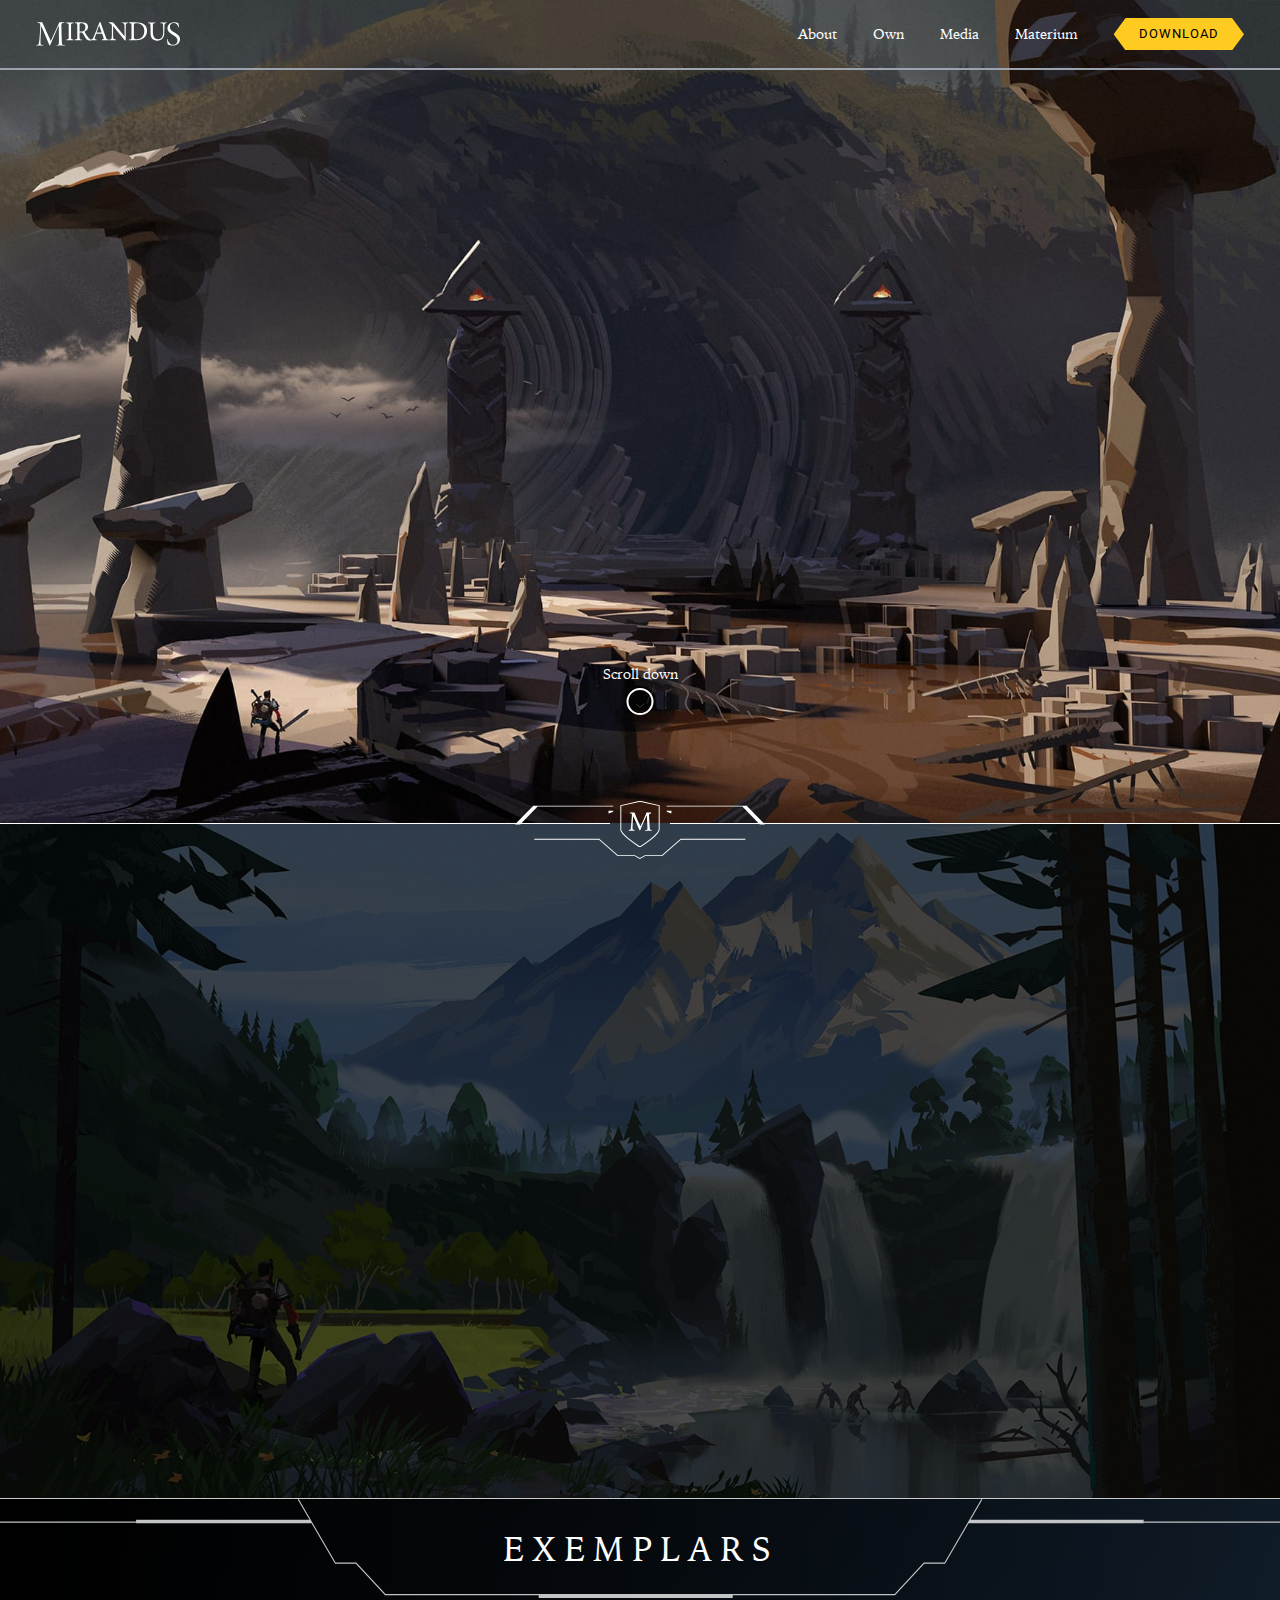
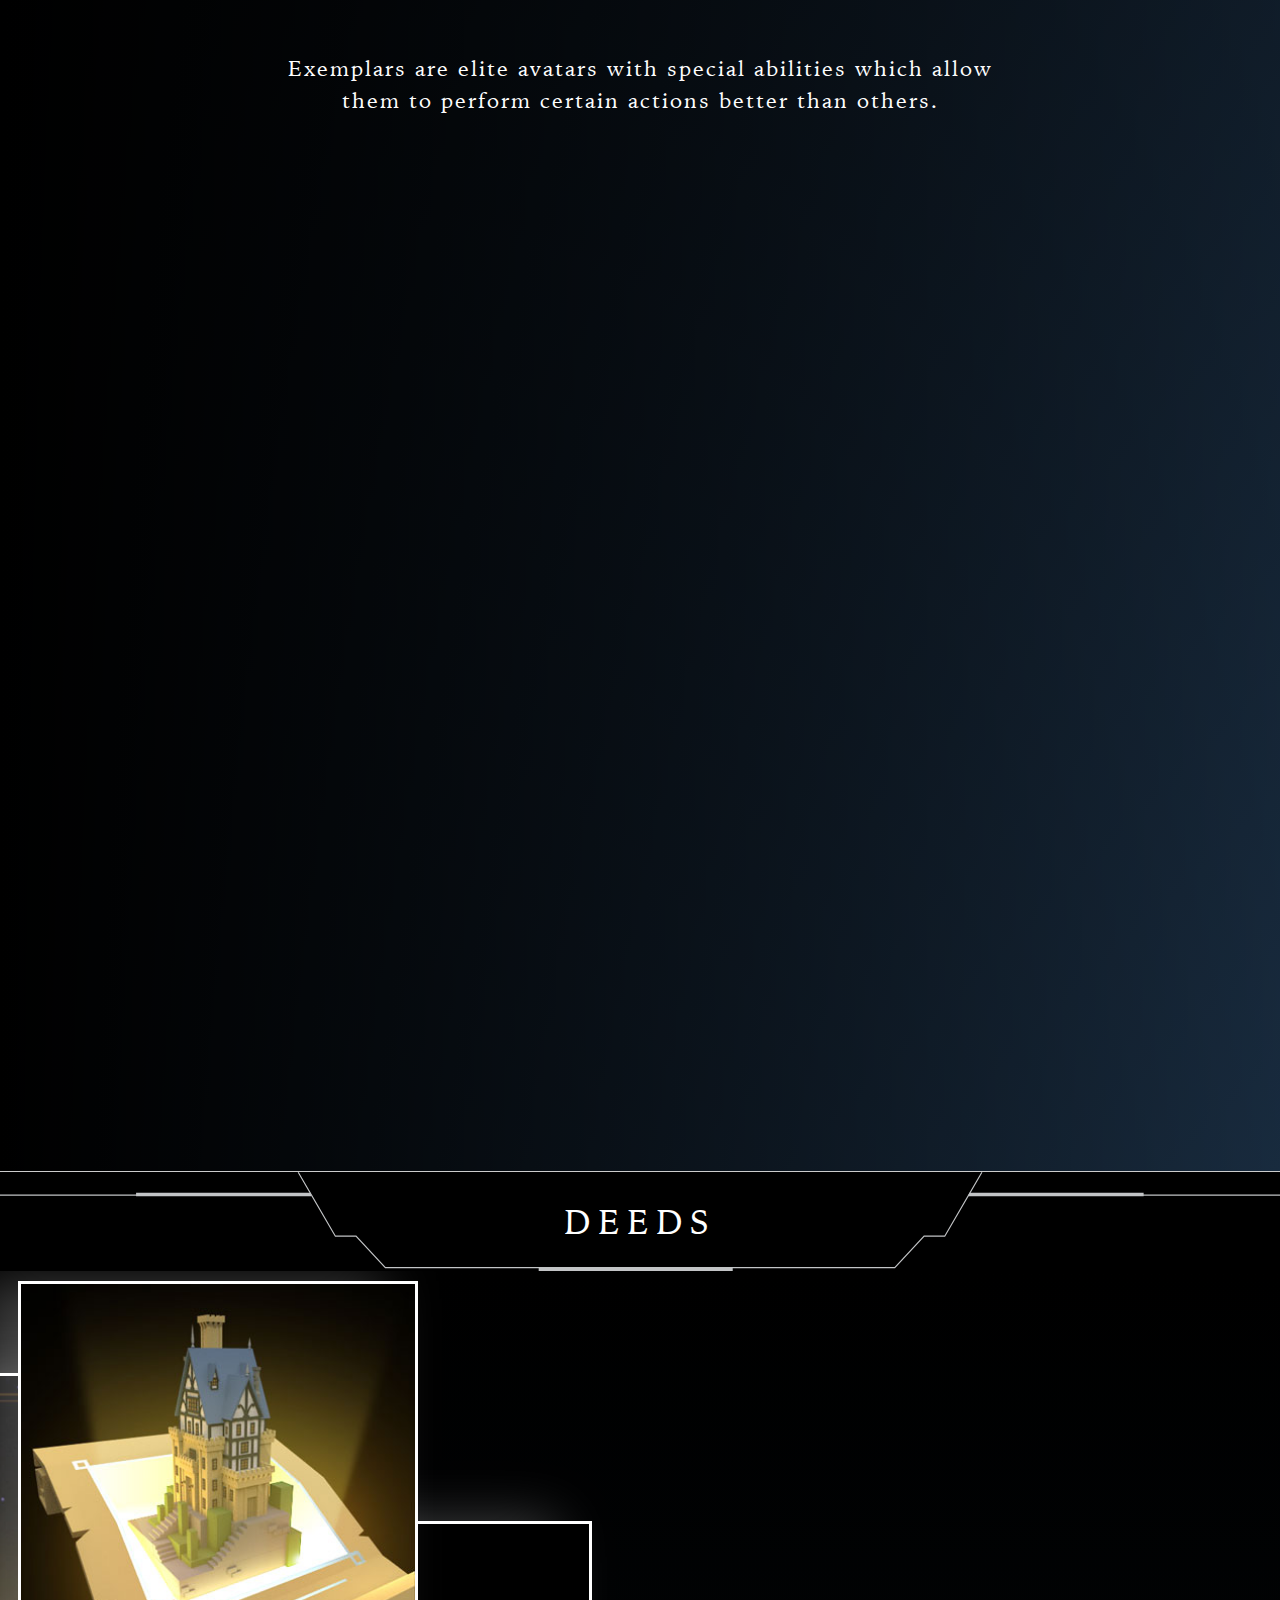
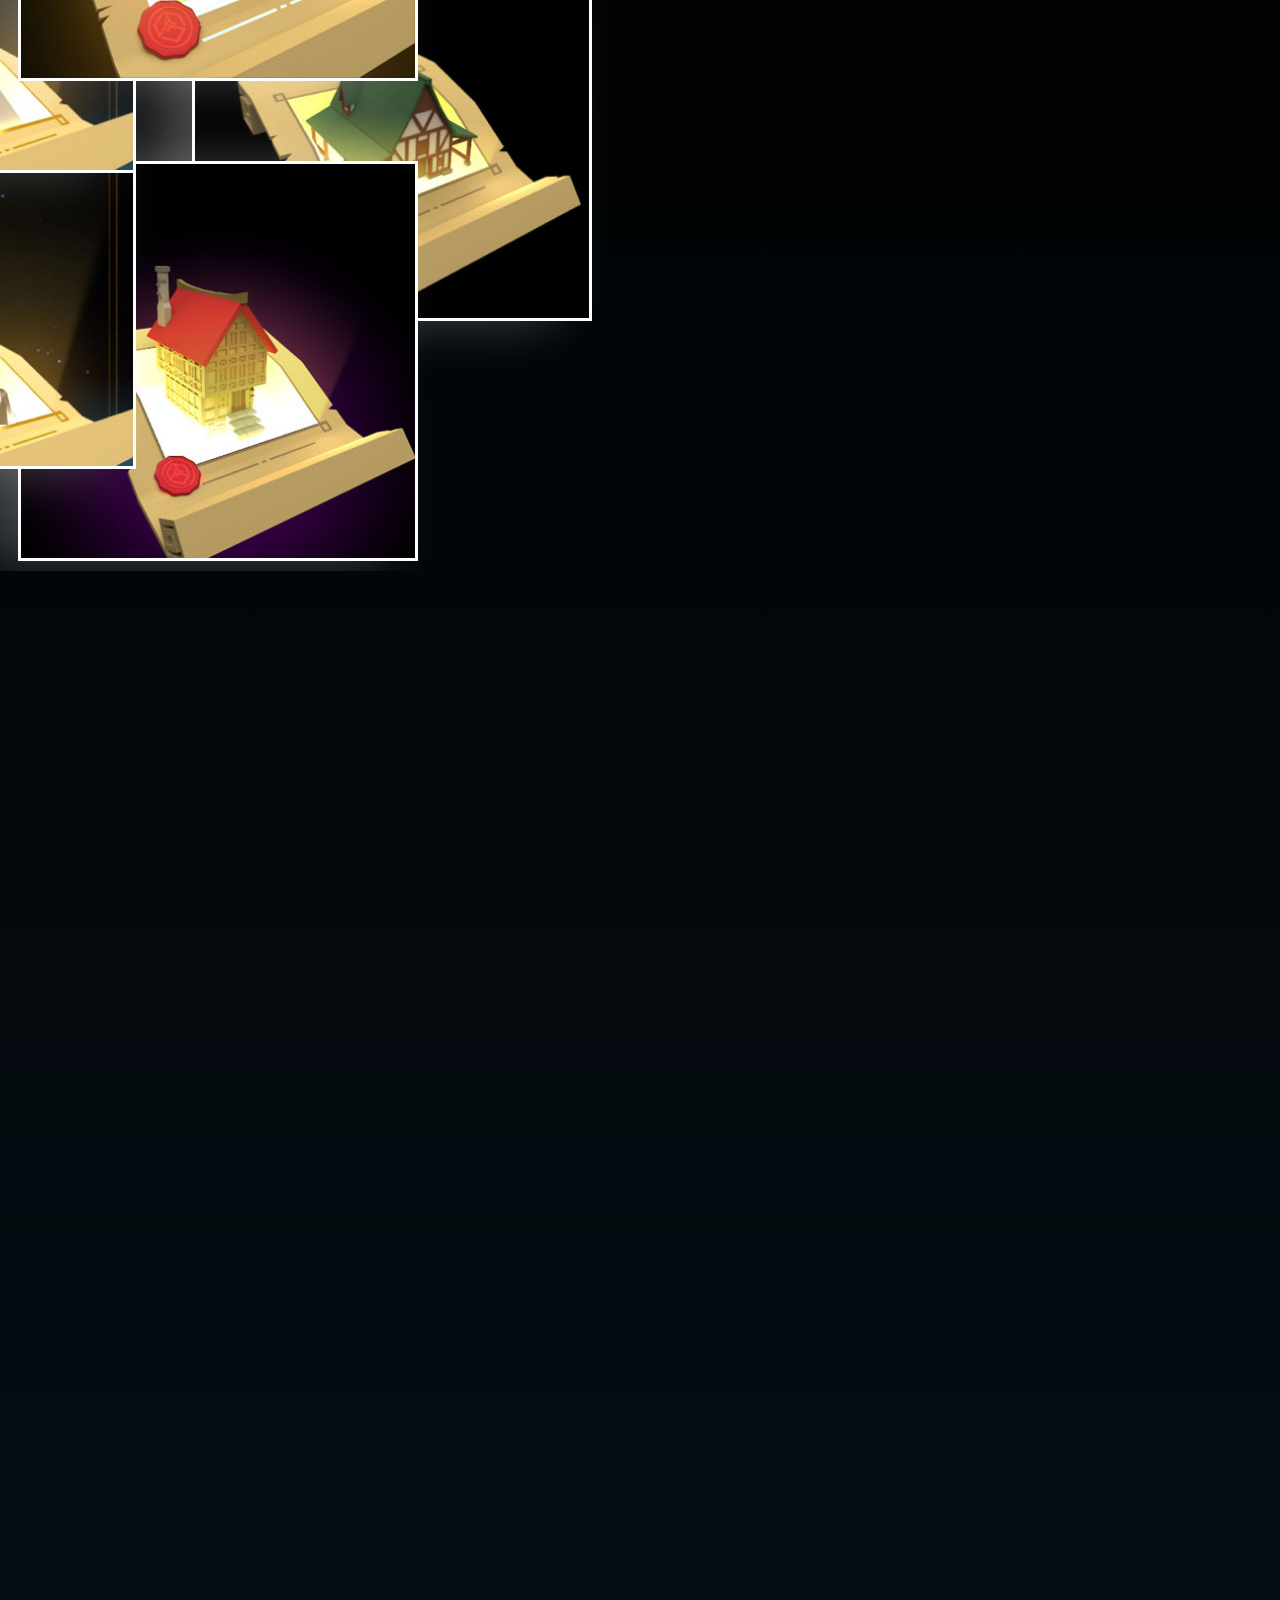
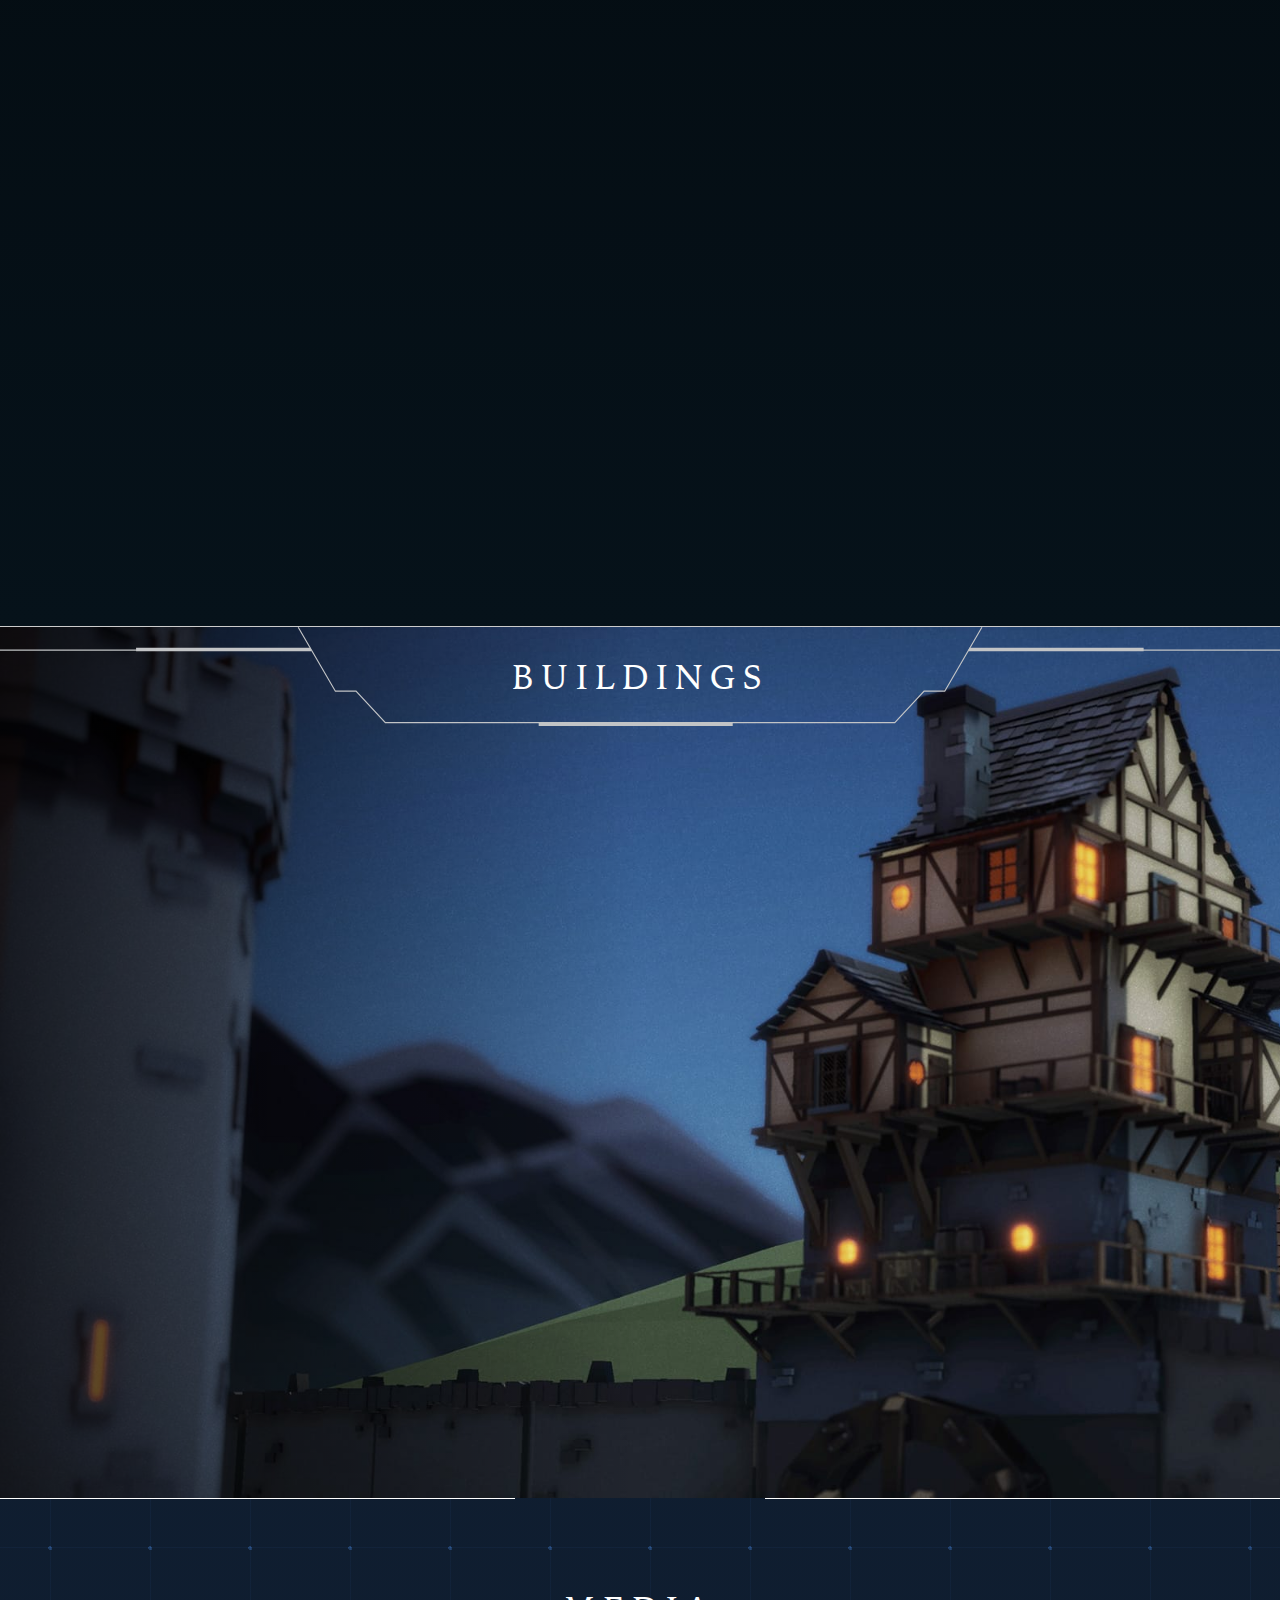
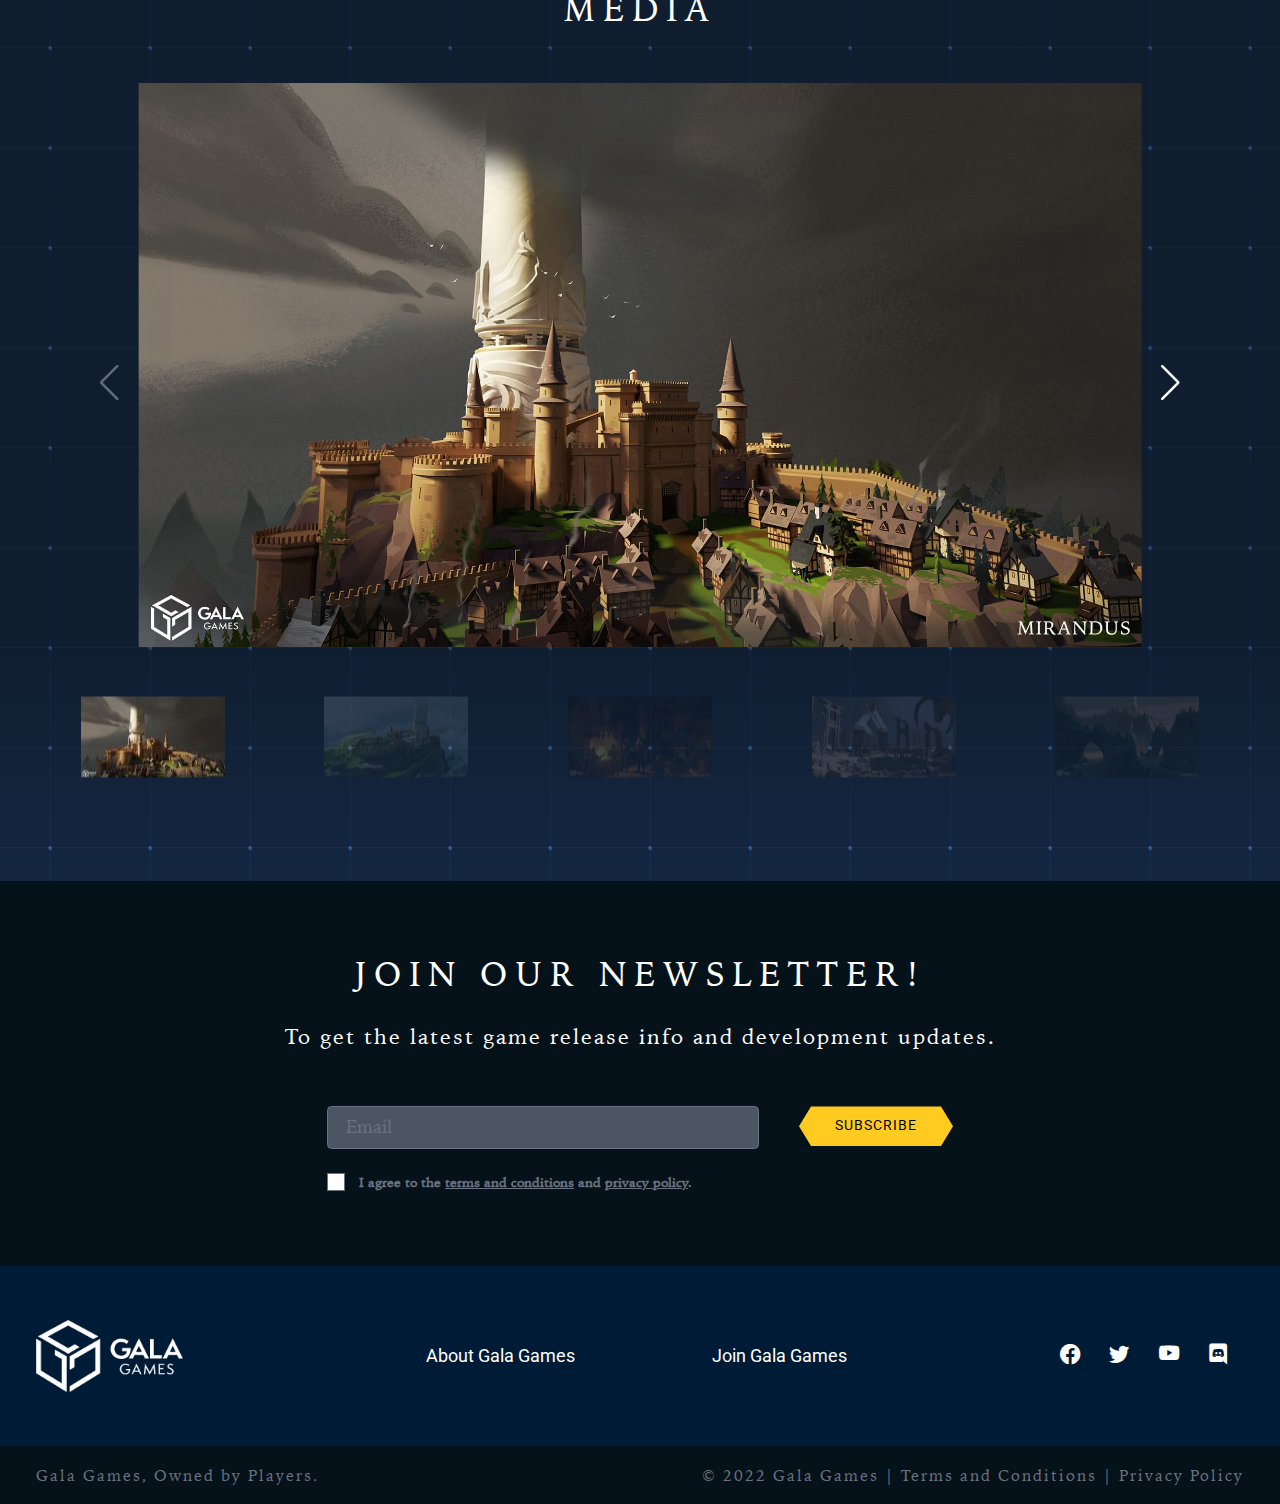
<file: index.html>
<!DOCTYPE html>
<html class="home">
    <meta http-equiv="content-type" content="text/html;charset=UTF-8" />
    <head>
        <meta name="generator" content="Hugo 0.85.0" />
        <meta charset="UTF-8" />
        <meta name="viewport" content="width=device-width, initial-scale=1.0" />
        <meta property="og:title" content="The blockchain-based MMORPG from Gala Games" />
        <meta property="og:site_name" content="Mirandus" />
        <meta property="og:description" content="The upcoming blockchain-based MMORPG from Gala Games" />
        <meta property="og:type" content="website" />
        <meta property="og:image" content="./imgs/media/deeds-power.jpg" />
        <meta property="og:url" content="/" />
        <title>The blockchain-based MMORPG from Gala Games | Mirandus</title>
        <meta name="description" content="The upcoming blockchain-based MMORPG from Gala Games" />
        <link rel="icon" type="image/png" href="./favicon.png" />

        <noscript>
            <style>
                #loading-screen {
                    display: none;
                }
            </style>
        </noscript>

        <link rel="stylesheet" href="./css/swiper-bundle.css" />

        <link rel="stylesheet" href="./css/aos.css" />

        <link rel="preconnect" href="https://fonts.googleapis.com/" />
        <link rel="preconnect" href="https://fonts.gstatic.com/" crossorigin />
        <link href="https://fonts.googleapis.com/css2?family=Roboto&amp;display=swap" rel="stylesheet" />

        <link rel="stylesheet" href="./css/styles.min.944f45834d45d91161af6ef64a5e5aa36d85459b027ca3f08b9d282b694cb0ff.css"/>

        <link rel="stylesheet" href="./css/bootstrap-icons.css" />
        <link rel="stylesheet" href="./css/code.css" />
    </head>
    <body class="bg-black text-white w-full h-auto overflow-x-hidden">
        <div id="modal-overlay">
            <div id="modal-wrap" class="text-frame">
                <div id="modal-content">
                    <nav id="mobile-nav" class="w-full h-full">
                        <ul class="m-0 flex flex-col items-center justify-between font-sans uppercase tracking-widest">
                            <li>
                                <button id="modal-close">
                                    <span class="text-xl text-white hover:text-gold"><i class="bi bi-x-lg"></i></span>
                                </button>
                            </li>

                            <li>
                                <a href="./about.html" class="">
                                    <span>About</span>
                                </a>
                            </li>

                            <li>
                                <a href="./items.html" class="">
                                    <span>Own</span>
                                </a>
                            </li>

                            <li>
                                <a href="#media" class="">
                                    <span>Media</span>
                                </a>
                            </li>

                            <li>
                                <a href="./materium.html" class="">
                                    <span>Materium</span>
                                </a>
                            </li>

                            <li>
                                <a href="" class="btn btn-gold btn-clipped btn-short gala-store-button header-store-button">
                                    <span>Download</span>
                                </a>
                            </li>
                        </ul>
                    </nav>
                </div>
            </div>
        </div>

        <header id="site-nav" class="py-4 static lg:absolute top-0 left-0 z-50 w-full border-b-2 border-gray-400">
            <nav id="main-nav" class="navbar">
                <div class="container px-8 mx-auto flex flex-row items-center justify-between md:justify-start">
                    <div class="flex md:flex-grow">
                        <a class="navbar-brand inline-block h-auto w-32 fill-current" href="">
                            <svg
                                version="1.1"
                                id="Layer_1"
                                xmlns="http://www.w3.org/2000/svg"
                                xmlns:xlink="http://www.w3.org/1999/xlink"
                                x="0px"
                                y="0px"
                                viewBox="0 0 1598 262"
                                style="enable-background: new 0 0 1598 262;"
                                xml:space="preserve"
                            >
                                <g>
                                    <path
                                        d="M714,0c13,35.8,26,71.6,39,107.4c7.3,20,14.6,40,21.9,60c1.1,3,2.4,5.8,3.6,8.8c4.5,11.5,12.8,17.5,25.1,17.9
		c1,0,1.9,0.3,3.1,0.5c0,2.8,0,5.4,0,8.2c-24.9,0-49.6,0-74.5,0c0-2.8,0-5.4,0-8.1c3.8-0.7,7.4-1.2,10.9-2.1
		c8.1-2.1,9.9-5.2,7.3-13.1c-3.1-9.5-6.5-18.9-9.8-28.3c-2-5.8-4.3-11.5-6.2-17.4c-0.9-2.6-2.1-3.6-5-3.6c-19.3,0.1-38.7,0.1-58,0
		c-2.5,0-3.9,0.6-4.7,3.2c-4.7,14.2-9.5,28.4-14.3,42.6c-0.6,1.9-1,3.9-1.2,5.9c-0.6,4.8,1.3,8.2,5.9,9.7c3.1,1,6.4,1.7,9.7,2.3
		c7.1,1.1,7.1,1.1,6,9.3c-5.5,0-11.2,0-16.8,0c-13.2,0-26.3-0.1-39.5,0.1c-1.9,0-3.7,1.6-5.6,2.3c-1,0.4-2.2,0.6-3.3,0.6
		c-24.2,0.8-44-7.3-57.2-28.7c-9.5-15.4-19.8-30.5-28.8-46.2c-6.1-10.7-14.6-15.4-26.5-15.1c-3.6,0.1-7.3,0-11,0
		c-0.2,1-0.5,1.6-0.5,2.2c0,18.3-0.2,36.7,0.3,55c0.4,15.4,4.2,19.1,19.6,20.6c7.7,0.8,7.7,0.8,7.2,8.7c-26.7,0-53.4,0-80.6,0
		c0-1.7,0.1-3.3,0-4.9c-0.2-2.6,1-3.4,3.5-3.6c4.5-0.4,8.9-1,13.3-1.9c5.9-1.2,9.2-5.2,10.1-11c0.6-3.8,1-7.6,1-11.4
		c0.1-44.5,0.1-89,0-133.5c0-3.6-0.4-7.3-1-10.9c-0.8-5.5-3.8-9.2-9.3-10.4c-3.1-0.7-6.2-1.3-9.3-1.7c-7.2-0.8-7.2-0.8-6.1-8.9
		c1.2-0.1,2.5-0.3,3.8-0.3c25.8,0,51.7-0.4,77.5,0.2c10.1,0.2,20.4,1.5,30,4.2c17.5,4.8,28.7,16.6,32.2,34.6
		c4,20.8-1.4,38.8-18.3,52.3c-5.8,4.6-12.4,8.1-19.1,12.4c2.5,4.3,5,8.7,7.6,13.1c12.6,20.8,25.3,41.6,41.6,59.8
		c4.4,4.9,9.7,9,14.8,13.3c1.6,1.3,3.4,2.5,6,0.5c1.5-1.2,4.1-0.9,6.3-1.2c8.5-1.3,14.9-5.8,18.7-13.5c3.1-6.3,6-12.6,8.6-19.1
		c19.6-49.1,39.1-98.3,58.4-147.5c2.4-6,4.4-11.6,11.6-13C712.7,0,713.3,0,714,0z M483.5,106.6c11.1-0.7,21.7-0.5,31.9-2.3
		c17.5-3.2,28.4-14.5,31.5-31.8c1.6-8.8,1.3-18.3-0.2-27.1c-2.6-14.5-11.9-24.2-26.1-28.7c-9-2.9-18.3-3.4-27.6-1.7
		c-6.5,1.2-8.6,3.3-9,9.9c-0.4,6.6-0.4,13.3-0.4,20C483.5,65,483.5,85.1,483.5,106.6z M701.5,38.8c-9.9,26.7-19.4,52.2-29,78
		c19,0,37.2,0,56.2,0C719.8,91.1,710.9,65.8,701.5,38.8z"
                                    />
                                    <path
                                        d="M0,262c0-1.5,0-2.9,0-4.5c4.5-0.9,8.7-1.6,12.9-2.5c11.6-2.5,18.6-9.7,20-21.4c2.6-21.1,5.2-42.3,6.9-63.5
		c2.9-36,5.4-72.1,7.6-108.2C48,51,47.7,40,46.9,29c-0.7-9.4-6.4-15.5-15.7-17.9c-5.2-1.3-10.4-2.3-15.7-2.9c-3.3-0.4-4-1.7-3-5.3
		c1.4,0,3,0,4.5,0c16,0,32,0.1,48-0.1c3.7-0.1,5.5,1.1,7,4.5c29.8,66.3,59.8,132.5,89.7,198.8c0.7,1.6,1.5,3.2,2.6,5.6
		c7.8-17.1,15.2-33.4,22.6-49.8c23.4-51.5,46.8-103,70-154.6c1.5-3.3,3.2-4.6,7-4.6C280.3,3.1,296.7,3,313,3c1.6,0,3.3,0,4.8,0
		c1.2,3.5,0.5,4.9-3.1,5.2c-5,0.4-9.9,1.2-14.8,2.3c-12.4,2.8-17.1,8.4-17.9,21.2c-0.3,5.3-0.4,10.7-0.3,16
		c1.7,59.8,3.3,119.6,5.1,179.4c0.7,21.3,5.7,26.5,26.7,29.1c2.6,0.3,5.3,0.8,8.3,1.2c0,1.6,0,3.1,0,4.7c-33.3,0-66.7,0-100,0
		c0.1-1.6,0.2-3.2,0.3-4.4c6.4-1.2,12.1-2.2,17.8-3.5c7.4-1.7,12.1-6.4,13.1-14c0.9-7.1,1.7-14.2,1.7-21.4c-0.4-58-1.1-116-1.7-174
		c0-1.4-0.2-2.8-0.4-4.2c-1.7,1.3-2.5,2.8-3.2,4.4c-25.9,58.8-51.7,117.6-77.6,176.3c-5.4,12.3-10.8,24.7-16.3,37
		c-0.5,1.2-2.2,2.5-3.5,2.6c-0.9,0.1-2.2-1.5-3-2.5c-0.7-0.9-0.9-2.1-1.4-3.2C118.9,187.1,90,118.9,61,50.8
		c-0.7-1.6-1.5-3.1-2.8-5.9c-0.2,2.5-0.3,3.6-0.4,4.7c-2.2,38.8-4.7,77.5-6.5,116.3c-1,22-1.2,44-1.2,66c0,14.7,5.2,20.4,19.5,23.2
		c4.7,0.9,9.5,1.6,14.6,2.4c-0.1,1.6-0.2,3.1-0.3,4.5C56,262,28,262,0,262z"
                                    />
                                    <path
                                        d="M1507,262c-12-3.1-24.1-6.3-36.1-9.3c-7.1-1.8-10.8-5.7-11.6-13.3c-1.7-14.9-4.2-29.6-6.2-44.5c-0.5-4-0.2-4.1,4.2-4.9
		c2.2,6.2,4.3,12.4,6.8,18.5c4.2,10.4,10.2,19.9,18.2,27.8c14.8,14.5,32.6,19.6,52.8,15.6c18.8-3.7,31.9-19.4,34.1-39.5
		c2.2-19.7-4-36-19.9-47.9c-10.9-8.2-22.5-15.4-34.1-22.6c-13.1-8-26.4-15.6-37.1-26.9c-26.8-28-25.1-69.8,3.9-94.4
		C1495.7,8.9,1512.3,4,1530.2,3c16.2-0.8,31.8,2.7,47.1,7.3c1.4,0.4,3,2.6,3.2,4.2c2.2,15.1,4.2,30.3,6.3,46
		c-1.4,0.4-2.8,0.8-4.5,1.3c-2.3-6-4.2-11.9-6.7-17.4c-6.5-14.5-15.8-26.3-31.7-31.2c-20-6.1-40.7,0.4-50.7,15.8
		c-11.4,17.5-9.9,44.6,4.5,60c6.9,7.3,15.3,13.4,23.7,18.9c13.3,8.6,27.4,15.7,40.8,24.2c15.5,9.9,27.9,22.7,33.2,41
		c0.9,3.3,1.7,6.7,2.6,10c0,5.7,0,11.3,0,17c-0.2,0.4-0.6,0.8-0.7,1.3c-5.6,30.2-24.6,47.9-52.9,56.8c-5.6,1.8-11.6,2.6-17.4,3.9
		C1520.3,262,1513.7,262,1507,262z"
                                    />
                                    <path
                                        d="M1031.4,202.8c0-2.7,0-5.1,0-7.8c4.9-0.6,9.7-1.1,14.5-1.9c9-1.6,12.1-4.7,13.3-13.6c0.5-3.5,0.7-7,0.7-10.4
		c0-43.7,0-87.3,0-131c0-3.7-0.3-7.3-0.8-10.9c-1.1-8.1-3.8-10.9-11.9-12.6c-2.1-0.5-4.3-0.6-6.4-0.9c-2.1-0.3-4.2-0.5-6.6-0.8
		c0-2.8,0-5.4,0-8.5c1.3-0.1,2.8-0.3,4.2-0.3c28.8,0,57.7-0.1,86.5,0.1c18.1,0.1,35.9,2.3,53,8.7c31.6,11.8,48.1,35.6,53,68
		c3.1,20.5,0.9,40.7-7.4,59.8c-13.2,30.6-37.7,48.2-69.1,56.3c-13.7,3.6-28.2,5.4-42.4,5.9c-25.8,0.9-51.7,0.3-77.5,0.3
		C1033.6,203,1032.6,202.9,1031.4,202.8z M1086.2,98c0,13.5-0.1,27,0,40.5c0.1,11.1,0,22.3,0.9,33.4c0.9,10.7,6.9,17.2,17.5,18.9
		c31,5,70.8-4,88.6-45.5c8.4-19.6,10.6-40.2,7.7-61.1c-4.4-31.4-20.3-54.1-51.2-64.6c-16.2-5.5-33-6-49.9-4.1
		c-10.9,1.2-12.8,3.7-13.5,14.7c-0.2,2.7-0.1,5.3-0.2,8C1086.2,58,1086.2,78,1086.2,98z"
                                    />
                                    <path
                                        d="M885.9,194.7c0,2.7,0,5.1,0,7.9c-23.9,0-47.7,0-71.8,0c0-2.6,0-5,0-7.9c3.7-0.6,7.5-1,11.1-1.8c9.1-2,14.1-6.4,14.8-15.7
		c1.3-15.2,2-30.6,2.2-45.9c0.3-28.8-0.4-57.7,0.2-86.5c0.4-20.9-12.7-31-29.9-32c-1-0.1-1.9-0.3-3.2-0.5c0-2.7,0-5.3,0-8.4
		c11.4,0,22.7,0.6,33.9-0.2c8.2-0.6,13.2,2.3,18.3,8.6c39.1,47.6,78.6,94.9,118,142.3c0.7,0.9,1.5,1.7,2.8,3.1
		c0.3-1.4,0.6-2.3,0.6-3.2c-0.3-36.3-0.6-72.6-1-108.9c-0.1-5.6-0.9-11.3-1.6-16.9c-1-7.4-5.6-12-12.7-13.7
		c-5.3-1.3-10.7-1.9-16.4-2.9c0-2.5,0-5,0-7.9c23.9,0,47.6,0,71.6,0c0,2.8,0,5.3,0,8c-3.8,0.6-7.5,1-11,1.7c-8,1.7-13.4,6.3-14,14.7
		c-1,15.1-2,30.2-2.1,45.4c-0.3,41.8-0.2,83.6-0.2,125.5c0,2,0,3.9,0,5.8c-6.2,1.7-10.1,0.1-14-4.7c-40.6-50.5-81.6-100.7-122.4-151
		c-1-1.3-2.1-2.4-3.7-4.3c-0.2,1.5-0.3,2.3-0.3,3c0.3,38.1,0.6,76.3,1,114.4c0,4.5,0.5,9,1.1,13.4c1.3,9.8,6,14.8,15.8,16.7
		C877.2,193.7,881.5,194.1,885.9,194.7z"
                                    />
                                    <path
                                        d="M1380.4,4.2c24.2,0,48.2,0,72.3,0c0,2.8,0,5.3,0,8.1c-3.9,0.6-7.7,1-11.4,1.8c-10.1,2.2-14.9,7.6-15.3,18.1
		c-0.7,18.3-0.9,36.6-1.5,54.9c-0.6,17.8-0.7,35.7-2.8,53.3c-1.3,10.3-4.9,20.8-9.6,30.2c-12.2,24.2-33.8,34.3-59.8,36.2
		c-13.9,1-27.6-0.9-40.6-6.4c-23.5-10-34.7-29.2-38.5-53.3c-1.4-9-2-18.2-2.1-27.3c-0.3-27-0.1-54-0.2-81c0-3.7-0.3-7.3-0.8-10.9
		c-1.2-8.9-4.4-12.2-13.1-13.8c-2-0.4-3.9-0.7-5.9-0.9c-7.3-0.8-7.3-0.8-6.4-8.8c26,0,52.1,0,78.2,0c1.9,7.5,1.5,8.1-6,8.7
		c-2.5,0.2-5,0.6-7.4,1.1c-7.1,1.5-10.4,4.8-11.4,12c-0.6,4.4-1,9-1,13.4c-0.1,25.7-0.2,51.3,0,77c0.1,14.2,2,28.2,7.7,41.5
		c9.3,21.8,26.3,32.4,50.9,32.1c23.2-0.3,39.3-11.3,48.1-33.1c5.5-13.6,7.9-28,7.9-42.5c0-27.6-0.8-55.3-1.7-82.9
		c-0.3-9.9-4.5-14.3-14.1-16.8c-2.9-0.7-5.9-1.3-8.8-1.7C1379.9,12.3,1379.9,12.4,1380.4,4.2z"
                                    />
                                    <path
                                        d="M416.1,202.8c-26.9,0-53.5,0-80,0c-1.6-8.2-1.5-8.2,6.3-8.9c0.2,0,0.3,0,0.5,0c15.8-1.5,19.9-5.6,20-21.3
		c0.2-46,0.2-91.9,0-137.9c-0.1-16-4.3-20.1-20.4-21.5c-7.8-0.7-7.8-0.7-6.5-8.8c26.7,0,53.4,0,80.1,0c1.5,8.2,1.5,8.2-6.4,8.8
		c-0.2,0-0.3,0-0.5,0c-15.7,1.5-19.9,5.6-20,21.4c-0.2,46-0.2,91.9,0,137.9c0.1,16.1,4.3,20.2,20.3,21.5
		C417.3,194.5,417.3,194.5,416.1,202.8z"
                                    />
                                </g>
                            </svg>
                        </a>
                    </div>
                    <div class="hamburger w-12 h-12 text-3xl inline-flex items-center justify-center lg:hidden" id="mobile-menu-toggle">
                        <i class="bi bi-list"></i>
                    </div>
                    <div class="flex-shrink-0 gap-8 hidden lg:flex">
                        <a href="./about.html" class="">
                            <span>About</span>
                        </a>

                        <a href="./items.html" class="">
                            <span>Own</span>
                        </a>

                        <a href="#media" class="">
                            <span>Media</span>
                        </a>

                        <a href="./materium.html" class="">
                            <span>Materium</span>
                        </a>

                        <a onclick="herFunction()" style="cursor: pointer;" class="btn btn-gold btn-clipped btn-short gala-store-button header-store-button">
                            <span>Download</span>
                        </a>
                    </div>
                </div>
            </nav>
        </header>
        <div id="content">
            <nav id="section-nav" class="homepage-section-nav hidden xl:block opacity-75">
                <ul class="font-sans uppercase tracking-wide">
                    <li data-sec="homepage-hero" class="p-3 active">
                        <a href="#homepage-hero">Home <span class="reticle"></span></a>
                    </li>
                    <li data-sec="homepage-about" class="p-3">
                        <a href="#homepage-about">About <span class="reticle"></span></a>
                    </li>
                    <li data-sec="homepage-exemplars" class="p-3">
                        <a href="#homepage-exemplars">Exemplars <span class="reticle"></span></a>
                    </li>
                    <li data-sec="homepage-deeds" class="p-3">
                        <a href="#homepage-deeds">Deeds <span class="reticle"></span></a>
                    </li>
                    <li data-sec="homepage-buildings" class="p-3">
                        <a href="#homepage-buildings">Buildings <span class="reticle"></span></a>
                    </li>
                    <li data-sec="media" class="p-3">
                        <a href="#media">Media <span class="reticle"></span></a>
                    </li>
                </ul>
            </nav>

            <script type="text/javascript" src="./js/section-nav.min.e9297bfdf037a9107bf3de6104be78475cbca8005f4adc0d5f44bea415be22f531c35d519d4287391ec8d0840a81a8c7e79f54fe13b195a6e422bdf01cc31c94.js" defer></script>

            <section id="homepage-hero" class="sec-nav-sec h-screen lg:h-hero relative bg-hero-home bg-no-repeat bg-center bg-cover">
                <div class="container mx-auto flex flex-row items-center justify-center h-full relative z-10">
                    <div class="flex flex-col items-center justify-between w-full max-w-xl h-auto mx-auto">
                        <div class="text-white fill-current w-full h-auto opacity-0 animate-logo-fade">
                            <svg
                                version="1.1"
                                id="Layer_1"
                                xmlns="http://www.w3.org/2000/svg"
                                xmlns:xlink="http://www.w3.org/1999/xlink"
                                x="0px"
                                y="0px"
                                viewBox="0 0 1598 262"
                                style="enable-background: new 0 0 1598 262;"
                                xml:space="preserve"
                            >
                                <g>
                                    <path
                                        d="M714,0c13,35.8,26,71.6,39,107.4c7.3,20,14.6,40,21.9,60c1.1,3,2.4,5.8,3.6,8.8c4.5,11.5,12.8,17.5,25.1,17.9
		c1,0,1.9,0.3,3.1,0.5c0,2.8,0,5.4,0,8.2c-24.9,0-49.6,0-74.5,0c0-2.8,0-5.4,0-8.1c3.8-0.7,7.4-1.2,10.9-2.1
		c8.1-2.1,9.9-5.2,7.3-13.1c-3.1-9.5-6.5-18.9-9.8-28.3c-2-5.8-4.3-11.5-6.2-17.4c-0.9-2.6-2.1-3.6-5-3.6c-19.3,0.1-38.7,0.1-58,0
		c-2.5,0-3.9,0.6-4.7,3.2c-4.7,14.2-9.5,28.4-14.3,42.6c-0.6,1.9-1,3.9-1.2,5.9c-0.6,4.8,1.3,8.2,5.9,9.7c3.1,1,6.4,1.7,9.7,2.3
		c7.1,1.1,7.1,1.1,6,9.3c-5.5,0-11.2,0-16.8,0c-13.2,0-26.3-0.1-39.5,0.1c-1.9,0-3.7,1.6-5.6,2.3c-1,0.4-2.2,0.6-3.3,0.6
		c-24.2,0.8-44-7.3-57.2-28.7c-9.5-15.4-19.8-30.5-28.8-46.2c-6.1-10.7-14.6-15.4-26.5-15.1c-3.6,0.1-7.3,0-11,0
		c-0.2,1-0.5,1.6-0.5,2.2c0,18.3-0.2,36.7,0.3,55c0.4,15.4,4.2,19.1,19.6,20.6c7.7,0.8,7.7,0.8,7.2,8.7c-26.7,0-53.4,0-80.6,0
		c0-1.7,0.1-3.3,0-4.9c-0.2-2.6,1-3.4,3.5-3.6c4.5-0.4,8.9-1,13.3-1.9c5.9-1.2,9.2-5.2,10.1-11c0.6-3.8,1-7.6,1-11.4
		c0.1-44.5,0.1-89,0-133.5c0-3.6-0.4-7.3-1-10.9c-0.8-5.5-3.8-9.2-9.3-10.4c-3.1-0.7-6.2-1.3-9.3-1.7c-7.2-0.8-7.2-0.8-6.1-8.9
		c1.2-0.1,2.5-0.3,3.8-0.3c25.8,0,51.7-0.4,77.5,0.2c10.1,0.2,20.4,1.5,30,4.2c17.5,4.8,28.7,16.6,32.2,34.6
		c4,20.8-1.4,38.8-18.3,52.3c-5.8,4.6-12.4,8.1-19.1,12.4c2.5,4.3,5,8.7,7.6,13.1c12.6,20.8,25.3,41.6,41.6,59.8
		c4.4,4.9,9.7,9,14.8,13.3c1.6,1.3,3.4,2.5,6,0.5c1.5-1.2,4.1-0.9,6.3-1.2c8.5-1.3,14.9-5.8,18.7-13.5c3.1-6.3,6-12.6,8.6-19.1
		c19.6-49.1,39.1-98.3,58.4-147.5c2.4-6,4.4-11.6,11.6-13C712.7,0,713.3,0,714,0z M483.5,106.6c11.1-0.7,21.7-0.5,31.9-2.3
		c17.5-3.2,28.4-14.5,31.5-31.8c1.6-8.8,1.3-18.3-0.2-27.1c-2.6-14.5-11.9-24.2-26.1-28.7c-9-2.9-18.3-3.4-27.6-1.7
		c-6.5,1.2-8.6,3.3-9,9.9c-0.4,6.6-0.4,13.3-0.4,20C483.5,65,483.5,85.1,483.5,106.6z M701.5,38.8c-9.9,26.7-19.4,52.2-29,78
		c19,0,37.2,0,56.2,0C719.8,91.1,710.9,65.8,701.5,38.8z"
                                    />
                                    <path
                                        d="M0,262c0-1.5,0-2.9,0-4.5c4.5-0.9,8.7-1.6,12.9-2.5c11.6-2.5,18.6-9.7,20-21.4c2.6-21.1,5.2-42.3,6.9-63.5
		c2.9-36,5.4-72.1,7.6-108.2C48,51,47.7,40,46.9,29c-0.7-9.4-6.4-15.5-15.7-17.9c-5.2-1.3-10.4-2.3-15.7-2.9c-3.3-0.4-4-1.7-3-5.3
		c1.4,0,3,0,4.5,0c16,0,32,0.1,48-0.1c3.7-0.1,5.5,1.1,7,4.5c29.8,66.3,59.8,132.5,89.7,198.8c0.7,1.6,1.5,3.2,2.6,5.6
		c7.8-17.1,15.2-33.4,22.6-49.8c23.4-51.5,46.8-103,70-154.6c1.5-3.3,3.2-4.6,7-4.6C280.3,3.1,296.7,3,313,3c1.6,0,3.3,0,4.8,0
		c1.2,3.5,0.5,4.9-3.1,5.2c-5,0.4-9.9,1.2-14.8,2.3c-12.4,2.8-17.1,8.4-17.9,21.2c-0.3,5.3-0.4,10.7-0.3,16
		c1.7,59.8,3.3,119.6,5.1,179.4c0.7,21.3,5.7,26.5,26.7,29.1c2.6,0.3,5.3,0.8,8.3,1.2c0,1.6,0,3.1,0,4.7c-33.3,0-66.7,0-100,0
		c0.1-1.6,0.2-3.2,0.3-4.4c6.4-1.2,12.1-2.2,17.8-3.5c7.4-1.7,12.1-6.4,13.1-14c0.9-7.1,1.7-14.2,1.7-21.4c-0.4-58-1.1-116-1.7-174
		c0-1.4-0.2-2.8-0.4-4.2c-1.7,1.3-2.5,2.8-3.2,4.4c-25.9,58.8-51.7,117.6-77.6,176.3c-5.4,12.3-10.8,24.7-16.3,37
		c-0.5,1.2-2.2,2.5-3.5,2.6c-0.9,0.1-2.2-1.5-3-2.5c-0.7-0.9-0.9-2.1-1.4-3.2C118.9,187.1,90,118.9,61,50.8
		c-0.7-1.6-1.5-3.1-2.8-5.9c-0.2,2.5-0.3,3.6-0.4,4.7c-2.2,38.8-4.7,77.5-6.5,116.3c-1,22-1.2,44-1.2,66c0,14.7,5.2,20.4,19.5,23.2
		c4.7,0.9,9.5,1.6,14.6,2.4c-0.1,1.6-0.2,3.1-0.3,4.5C56,262,28,262,0,262z"
                                    />
                                    <path
                                        d="M1507,262c-12-3.1-24.1-6.3-36.1-9.3c-7.1-1.8-10.8-5.7-11.6-13.3c-1.7-14.9-4.2-29.6-6.2-44.5c-0.5-4-0.2-4.1,4.2-4.9
		c2.2,6.2,4.3,12.4,6.8,18.5c4.2,10.4,10.2,19.9,18.2,27.8c14.8,14.5,32.6,19.6,52.8,15.6c18.8-3.7,31.9-19.4,34.1-39.5
		c2.2-19.7-4-36-19.9-47.9c-10.9-8.2-22.5-15.4-34.1-22.6c-13.1-8-26.4-15.6-37.1-26.9c-26.8-28-25.1-69.8,3.9-94.4
		C1495.7,8.9,1512.3,4,1530.2,3c16.2-0.8,31.8,2.7,47.1,7.3c1.4,0.4,3,2.6,3.2,4.2c2.2,15.1,4.2,30.3,6.3,46
		c-1.4,0.4-2.8,0.8-4.5,1.3c-2.3-6-4.2-11.9-6.7-17.4c-6.5-14.5-15.8-26.3-31.7-31.2c-20-6.1-40.7,0.4-50.7,15.8
		c-11.4,17.5-9.9,44.6,4.5,60c6.9,7.3,15.3,13.4,23.7,18.9c13.3,8.6,27.4,15.7,40.8,24.2c15.5,9.9,27.9,22.7,33.2,41
		c0.9,3.3,1.7,6.7,2.6,10c0,5.7,0,11.3,0,17c-0.2,0.4-0.6,0.8-0.7,1.3c-5.6,30.2-24.6,47.9-52.9,56.8c-5.6,1.8-11.6,2.6-17.4,3.9
		C1520.3,262,1513.7,262,1507,262z"
                                    />
                                    <path
                                        d="M1031.4,202.8c0-2.7,0-5.1,0-7.8c4.9-0.6,9.7-1.1,14.5-1.9c9-1.6,12.1-4.7,13.3-13.6c0.5-3.5,0.7-7,0.7-10.4
		c0-43.7,0-87.3,0-131c0-3.7-0.3-7.3-0.8-10.9c-1.1-8.1-3.8-10.9-11.9-12.6c-2.1-0.5-4.3-0.6-6.4-0.9c-2.1-0.3-4.2-0.5-6.6-0.8
		c0-2.8,0-5.4,0-8.5c1.3-0.1,2.8-0.3,4.2-0.3c28.8,0,57.7-0.1,86.5,0.1c18.1,0.1,35.9,2.3,53,8.7c31.6,11.8,48.1,35.6,53,68
		c3.1,20.5,0.9,40.7-7.4,59.8c-13.2,30.6-37.7,48.2-69.1,56.3c-13.7,3.6-28.2,5.4-42.4,5.9c-25.8,0.9-51.7,0.3-77.5,0.3
		C1033.6,203,1032.6,202.9,1031.4,202.8z M1086.2,98c0,13.5-0.1,27,0,40.5c0.1,11.1,0,22.3,0.9,33.4c0.9,10.7,6.9,17.2,17.5,18.9
		c31,5,70.8-4,88.6-45.5c8.4-19.6,10.6-40.2,7.7-61.1c-4.4-31.4-20.3-54.1-51.2-64.6c-16.2-5.5-33-6-49.9-4.1
		c-10.9,1.2-12.8,3.7-13.5,14.7c-0.2,2.7-0.1,5.3-0.2,8C1086.2,58,1086.2,78,1086.2,98z"
                                    />
                                    <path
                                        d="M885.9,194.7c0,2.7,0,5.1,0,7.9c-23.9,0-47.7,0-71.8,0c0-2.6,0-5,0-7.9c3.7-0.6,7.5-1,11.1-1.8c9.1-2,14.1-6.4,14.8-15.7
		c1.3-15.2,2-30.6,2.2-45.9c0.3-28.8-0.4-57.7,0.2-86.5c0.4-20.9-12.7-31-29.9-32c-1-0.1-1.9-0.3-3.2-0.5c0-2.7,0-5.3,0-8.4
		c11.4,0,22.7,0.6,33.9-0.2c8.2-0.6,13.2,2.3,18.3,8.6c39.1,47.6,78.6,94.9,118,142.3c0.7,0.9,1.5,1.7,2.8,3.1
		c0.3-1.4,0.6-2.3,0.6-3.2c-0.3-36.3-0.6-72.6-1-108.9c-0.1-5.6-0.9-11.3-1.6-16.9c-1-7.4-5.6-12-12.7-13.7
		c-5.3-1.3-10.7-1.9-16.4-2.9c0-2.5,0-5,0-7.9c23.9,0,47.6,0,71.6,0c0,2.8,0,5.3,0,8c-3.8,0.6-7.5,1-11,1.7c-8,1.7-13.4,6.3-14,14.7
		c-1,15.1-2,30.2-2.1,45.4c-0.3,41.8-0.2,83.6-0.2,125.5c0,2,0,3.9,0,5.8c-6.2,1.7-10.1,0.1-14-4.7c-40.6-50.5-81.6-100.7-122.4-151
		c-1-1.3-2.1-2.4-3.7-4.3c-0.2,1.5-0.3,2.3-0.3,3c0.3,38.1,0.6,76.3,1,114.4c0,4.5,0.5,9,1.1,13.4c1.3,9.8,6,14.8,15.8,16.7
		C877.2,193.7,881.5,194.1,885.9,194.7z"
                                    />
                                    <path
                                        d="M1380.4,4.2c24.2,0,48.2,0,72.3,0c0,2.8,0,5.3,0,8.1c-3.9,0.6-7.7,1-11.4,1.8c-10.1,2.2-14.9,7.6-15.3,18.1
		c-0.7,18.3-0.9,36.6-1.5,54.9c-0.6,17.8-0.7,35.7-2.8,53.3c-1.3,10.3-4.9,20.8-9.6,30.2c-12.2,24.2-33.8,34.3-59.8,36.2
		c-13.9,1-27.6-0.9-40.6-6.4c-23.5-10-34.7-29.2-38.5-53.3c-1.4-9-2-18.2-2.1-27.3c-0.3-27-0.1-54-0.2-81c0-3.7-0.3-7.3-0.8-10.9
		c-1.2-8.9-4.4-12.2-13.1-13.8c-2-0.4-3.9-0.7-5.9-0.9c-7.3-0.8-7.3-0.8-6.4-8.8c26,0,52.1,0,78.2,0c1.9,7.5,1.5,8.1-6,8.7
		c-2.5,0.2-5,0.6-7.4,1.1c-7.1,1.5-10.4,4.8-11.4,12c-0.6,4.4-1,9-1,13.4c-0.1,25.7-0.2,51.3,0,77c0.1,14.2,2,28.2,7.7,41.5
		c9.3,21.8,26.3,32.4,50.9,32.1c23.2-0.3,39.3-11.3,48.1-33.1c5.5-13.6,7.9-28,7.9-42.5c0-27.6-0.8-55.3-1.7-82.9
		c-0.3-9.9-4.5-14.3-14.1-16.8c-2.9-0.7-5.9-1.3-8.8-1.7C1379.9,12.3,1379.9,12.4,1380.4,4.2z"
                                    />
                                    <path
                                        d="M416.1,202.8c-26.9,0-53.5,0-80,0c-1.6-8.2-1.5-8.2,6.3-8.9c0.2,0,0.3,0,0.5,0c15.8-1.5,19.9-5.6,20-21.3
		c0.2-46,0.2-91.9,0-137.9c-0.1-16-4.3-20.1-20.4-21.5c-7.8-0.7-7.8-0.7-6.5-8.8c26.7,0,53.4,0,80.1,0c1.5,8.2,1.5,8.2-6.4,8.8
		c-0.2,0-0.3,0-0.5,0c-15.7,1.5-19.9,5.6-20,21.4c-0.2,46-0.2,91.9,0,137.9c0.1,16.1,4.3,20.2,20.3,21.5
		C417.3,194.5,417.3,194.5,416.1,202.8z"
                                    />
                                </g>
                            </svg>
                        </div>
                    </div>
                </div>

                <div id="scroll-wrap" class="absolute bottom-24 left-1/2 transform -translate-x-1/2 w-6 h-6 border-2 border-white rounded-full z-10" style="padding: 9px 7px;">
                    <small class="whitespace-nowrap absolute -top-6 left-1/2 transform -translate-x-1/2">Scroll down</small>
                    <div id="hero-scroll-icon">
                        <img src="./imgs/scroll-icon.svg" class="w-full h-auto filter drop-shadow" alt="Scroll down for more" />
                    </div>
                </div>
            </section>

            <div class="page-break page-break-shield">
                <img class="page-break-img" loading="lazy" src="./imgs/shield-divider.svg" alt="Page Break" aria-hidden="true" />
            </div>

            <section id="homepage-about" class="sec-nav-sec bg-black bg-home-about bg-no-repeat bg-center bg-cover overflow-hidden relative min-h-600px">
                <div class="container mx-auto flex flex-row items-center justify-center lg:h-75vh py-24 relative z-10">
                    <div class="flex flex-col items-center justify-between w-full max-w-2xl h-3/4 gap-8 mx-auto">
                        <h2 class="text-sm uppercase tracking-widest text-gold font-sans alt-head" data-aos="fade-up">About the Game</h2>
                        <p class="sm:px-12 text-center lead" data-aos="fade" data-aos-delay="200">Mirandus is a fantasy world powered by blockchain technology, allowing players to truly create their own content.</p>
                        <a class="btn btn-gold btn-clipped" href="./about.html" data-aos="fade-down">Learn More</a>
                    </div>
                </div>
            </section>

            <link rel="stylesheet" href="./css/home.min.2dd94a8ceec77608a96be305843e972d37055a47f38c931f5a0741240d28653e.css" />

            <style>
                #elf-perc-left circle#exemplar-progress {
                    stroke-dashoffset: -0px !important;
                    stroke: #ffca22 !important;
                }
                #human-perc-left circle#exemplar-progress {
                    stroke-dashoffset: -3.178px !important;
                    stroke: #ffca22;
                }
                #dwarf-perc-left circle#exemplar-progress {
                    stroke-dashoffset: -60.585px !important;
                    stroke: #ffca22;
                }
                #orc-perc-left circle#exemplar-progress {
                    stroke-dashoffset: -90.61500000000001px !important;
                    stroke: #ffca22;
                }
                #halfling-perc-left circle#exemplar-progress {
                    stroke-dashoffset: -0px !important;
                    stroke: #ffca22 !important;
                }
            </style>

            <section id="homepage-exemplars" class="sec-nav-sec bg-exemplars-home">
                <div class="mx-auto flex flex-col items-center justify-center h-full pb-12">
                    <div class="title-break title-break-Exemplars w-full h-auto flex flex-row items-center justify-center">
                        <h2 class="text-3xl uppercase">Exemplars</h2>
                    </div>
                    <div class="container flex flex-col items-center justify-start w-full h-auto py-12">
                        <p class="max-w-2xl text-center mb-12 lg:mb-16">Exemplars are elite avatars with special abilities which allow them to perform certain actions better than others.</p>

                        <div class="exemplar-cards relative mb-28 lg:mb-32">
                            <div class="h-exemplar-item" data-aos="fade-up" data-aos-delay="0">
                                <span class="text-2xl text-white block w-full h-auto mb-6 uppercase text-center tracking-widest">Elf</span>
                                <div data-target="elf" class="exemplar-card elf animated relative">
                                    <figure class="home-ex-perc-wrap m-0 w-32 h-32 absolute bottom-12 left-1/2 transform -translate-x-1/2">
                                        <svg id="elf-perc-left" data-name="elf-perc-left" xmlns="http://www.w3.org/2000/svg" viewBox="0 0 168.68 168.68">
                                            <g id="elf-exemplar-percent-left">
                                                <circle id="exemplar-prog-container" cx="84.34" cy="84.34" r="71.84" style="fill: #989898; stroke: #fff; stroke-miterlimit: 10; opacity: 0.8;" />
                                                <circle id="exemplar-progress" cx="84.34" cy="84.34" r="55.5" style="fill: none; stroke: #ffca22; stroke-miterlimit: 10; stroke-width: 33px;" />
                                                <circle id="percent-bg" cx="84.34" cy="84.34" r="38.83" style="stroke: #fff; stroke-miterlimit: 10;" />
                                                <text text-anchor="middle" x="13.5%" id="percent-text" transform="translate(61.36 80.9)" style="font-size: 15px; fill: #eb0000; font-family: Roboto; font-weight: 400;">SOLD</text>
                                                <text text-anchor="middle" x="13.5%" id="sold-text" transform="translate(61.36 101.9)" style="font-size: 15px; fill: #eb0000; font-family: Roboto; font-weight: 400;">OUT</text>
                                                <g id="border" style="opacity: 0.8;">
                                                    <path d="M84.34,1A83.34,83.34,0,1,1,1,84.34,83.34,83.34,0,0,1,84.34,1m0-1a84.34,84.34,0,1,0,84.34,84.34A84.44,84.44,0,0,0,84.34,0Z" style="fill: #fff;" />
                                                </g>
                                            </g>
                                        </svg>
                                    </figure>
                                    <div class="description-text m-0 w-full px-6 pb-6 pt-10 text-center absolute bottom-0 left-0 bg-gradient-to-t from-ancient via-ancient to-transparent">
                                        <p class="text-sm text-white">The proud and long-lived elven people are a rare and welcome sight in Mirandus.</p>
                                    </div>
                                </div>
                            </div>
                            <div class="h-exemplar-item" data-aos="fade-up" data-aos-delay="100">
                                <span class="text-2xl text-white block w-full h-auto mb-6 uppercase text-center tracking-widest">Halfling</span>
                                <div data-target="halfling" class="exemplar-card halfling animated relative">
                                    <figure class="home-ex-perc-wrap m-0 w-32 h-32 absolute bottom-12 left-1/2 transform -translate-x-1/2">
                                        <svg id="halfling-perc-left" data-name="halfling-perc-left" xmlns="http://www.w3.org/2000/svg" viewBox="0 0 168.68 168.68">
                                            <g id="halfling-exemplar-percent-left">
                                                <circle id="exemplar-prog-container" cx="84.34" cy="84.34" r="71.84" style="fill: #989898; stroke: #fff; stroke-miterlimit: 10; opacity: 0.8;" />
                                                <circle id="exemplar-progress" cx="84.34" cy="84.34" r="55.5" style="fill: none; stroke: #ffca22; stroke-miterlimit: 10; stroke-width: 33px;" />
                                                <circle id="percent-bg" cx="84.34" cy="84.34" r="38.83" style="stroke: #fff; stroke-miterlimit: 10;" />
                                                <text text-anchor="middle" x="13.5%" id="percent-text" transform="translate(61.36 80.9)" style="font-size: 15px; fill: #eb0000; font-family: Roboto; font-weight: 400;">SOLD</text>
                                                <text text-anchor="middle" x="13.5%" id="sold-text" transform="translate(61.36 101.9)" style="font-size: 15px; fill: #eb0000; font-family: Roboto; font-weight: 400;">OUT</text>
                                                <g id="border" style="opacity: 0.8;">
                                                    <path d="M84.34,1A83.34,83.34,0,1,1,1,84.34,83.34,83.34,0,0,1,84.34,1m0-1a84.34,84.34,0,1,0,84.34,84.34A84.44,84.44,0,0,0,84.34,0Z" style="fill: #fff;" />
                                                </g>
                                            </g>
                                        </svg>
                                    </figure>
                                    <div class="description-text m-0 w-full px-6 pb-6 pt-10 text-center absolute bottom-0 left-0 bg-gradient-to-t from-legendary via-legendary to-transparent">
                                        <p class="text-sm text-white">Numerous halflings have come to Mirandus to build a new life for themselves.</p>
                                    </div>
                                </div>
                            </div>
                            <div class="h-exemplar-item" data-aos="fade-up" data-aos-delay="200">
                                <span class="text-2xl text-white block w-full h-auto mb-6 uppercase text-center tracking-widest">Orc</span>
                                <div data-target="orc" class="exemplar-card orc animated relative">
                                    <figure class="home-ex-perc-wrap m-0 w-32 h-32 absolute bottom-12 left-1/2 transform -translate-x-1/2">
                                        <svg id="orc-perc-left" data-name="orc-perc-left" xmlns="http://www.w3.org/2000/svg" viewBox="0 0 168.68 168.68">
                                            <g id="orc-exemplar-percent-left">
                                                <circle id="exemplar-prog-container" cx="84.34" cy="84.34" r="71.84" style="fill: #989898; stroke: #fff; stroke-miterlimit: 10; opacity: 0.8;" />
                                                <circle id="exemplar-progress" cx="84.34" cy="84.34" r="55.5" style="fill: none; stroke: #ffca22; stroke-miterlimit: 10; stroke-width: 33px;" />
                                                <circle id="percent-bg" cx="84.34" cy="84.34" r="38.83" style="stroke: #fff; stroke-miterlimit: 10;" />
                                                <text
                                                    text-anchor="middle"
                                                    x="13.5%"
                                                    id="percent-text"
                                                    transform="translate(61.36 85.9)"
                                                    style="font-size: 18.840818405151367px; fill: #ffcb21; font-family: Roboto-Medium, Roboto; font-weight: 500;"
                                                >
                                                    74%
                                                </text>
                                                <text text-anchor="middle" x="13.5%" id="sold-text" transform="translate(61.36 101.9)" style="font-size: 13px; fill: #fff; font-family: Roboto; font-weight: 400;">SOLD</text>
                                                <g id="border" style="opacity: 0.8;">
                                                    <path d="M84.34,1A83.34,83.34,0,1,1,1,84.34,83.34,83.34,0,0,1,84.34,1m0-1a84.34,84.34,0,1,0,84.34,84.34A84.44,84.44,0,0,0,84.34,0Z" style="fill: #fff;" />
                                                </g>
                                            </g>
                                        </svg>
                                    </figure>
                                    <div class="description-text m-0 w-full px-6 pb-6 pt-10 text-center absolute bottom-0 left-0 bg-gradient-to-t from-epic via-epic to-transparent">
                                        <p class="text-sm text-white">Orcs’ endurance and fighting spirit serve them well in exploring the wilds of Mirandus.</p>
                                    </div>
                                </div>
                            </div>
                            <div class="h-exemplar-item" data-aos="fade-up" data-aos-delay="300">
                                <span class="text-2xl text-white block w-full h-auto mb-6 uppercase text-center tracking-widest">Dwarf</span>
                                <div data-target="dwarf" class="exemplar-card dwarf animated relative">
                                    <figure class="home-ex-perc-wrap m-0 w-32 h-32 absolute bottom-12 left-1/2 transform -translate-x-1/2">
                                        <svg id="dwarf-perc-left" data-name="dwarf-perc-left" xmlns="http://www.w3.org/2000/svg" viewBox="0 0 168.68 168.68">
                                            <g id="dwarf-exemplar-percent-left">
                                                <circle id="exemplar-prog-container" cx="84.34" cy="84.34" r="71.84" style="fill: #989898; stroke: #fff; stroke-miterlimit: 10; opacity: 0.8;" />
                                                <circle id="exemplar-progress" cx="84.34" cy="84.34" r="55.5" style="fill: none; stroke: #ffca22; stroke-miterlimit: 10; stroke-width: 33px;" />
                                                <circle id="percent-bg" cx="84.34" cy="84.34" r="38.83" style="stroke: #fff; stroke-miterlimit: 10;" />
                                                <text
                                                    text-anchor="middle"
                                                    x="13.5%"
                                                    id="percent-text"
                                                    transform="translate(61.36 85.9)"
                                                    style="font-size: 18.840818405151367px; fill: #ffcb21; font-family: Roboto-Medium, Roboto; font-weight: 500;"
                                                >
                                                    82%
                                                </text>
                                                <text text-anchor="middle" x="13.5%" id="sold-text" transform="translate(61.36 101.9)" style="font-size: 13px; fill: #fff; font-family: Roboto; font-weight: 400;">SOLD</text>
                                                <g id="border" style="opacity: 0.8;">
                                                    <path d="M84.34,1A83.34,83.34,0,1,1,1,84.34,83.34,83.34,0,0,1,84.34,1m0-1a84.34,84.34,0,1,0,84.34,84.34A84.44,84.44,0,0,0,84.34,0Z" style="fill: #fff;" />
                                                </g>
                                            </g>
                                        </svg>
                                    </figure>
                                    <div class="description-text m-0 w-full px-6 pb-6 pt-10 text-center absolute bottom-0 left-0 bg-gradient-to-t from-epic via-epic to-transparent">
                                        <p class="text-sm text-white">Many dwarven adventurers have set their eyes on Mirandus... and the Materium it holds.</p>
                                    </div>
                                </div>
                            </div>
                            <div class="h-exemplar-item" data-aos="fade-up" data-aos-delay="400">
                                <span class="text-2xl text-white block w-full h-auto mb-6 uppercase text-center tracking-widest">Human</span>
                                <div data-target="human" class="exemplar-card human animated relative">
                                    <figure class="home-ex-perc-wrap m-0 w-32 h-32 absolute bottom-12 left-1/2 transform -translate-x-1/2">
                                        <svg id="human-perc-left" data-name="human-perc-left" xmlns="http://www.w3.org/2000/svg" viewBox="0 0 168.68 168.68">
                                            <g id="human-exemplar-percent-left">
                                                <circle id="exemplar-prog-container" cx="84.34" cy="84.34" r="71.84" style="fill: #989898; stroke: #fff; stroke-miterlimit: 10; opacity: 0.8;" />
                                                <circle id="exemplar-progress" cx="84.34" cy="84.34" r="55.5" style="fill: none; stroke: #ffca22; stroke-miterlimit: 10; stroke-width: 33px;" />
                                                <circle id="percent-bg" cx="84.34" cy="84.34" r="38.83" style="stroke: #fff; stroke-miterlimit: 10;" />
                                                <text
                                                    text-anchor="middle"
                                                    x="13.5%"
                                                    id="percent-text"
                                                    transform="translate(61.36 85.9)"
                                                    style="font-size: 18.840818405151367px; fill: #ffcb21; font-family: Roboto-Medium, Roboto; font-weight: 500;"
                                                >
                                                    99%
                                                </text>
                                                <text text-anchor="middle" x="13.5%" id="sold-text" transform="translate(61.36 101.9)" style="font-size: 13px; fill: #fff; font-family: Roboto; font-weight: 400;">SOLD</text>
                                                <g id="border" style="opacity: 0.8;">
                                                    <path d="M84.34,1A83.34,83.34,0,1,1,1,84.34,83.34,83.34,0,0,1,84.34,1m0-1a84.34,84.34,0,1,0,84.34,84.34A84.44,84.44,0,0,0,84.34,0Z" style="fill: #fff;" />
                                                </g>
                                            </g>
                                        </svg>
                                    </figure>
                                    <div class="description-text m-0 w-full px-6 pb-6 pt-10 text-center absolute bottom-0 left-0 bg-gradient-to-t from-rare via-rare to-transparent">
                                        <p class="text-sm text-white">Humans are known for their courage and adventurous spirit.</p>
                                    </div>
                                </div>
                            </div>
                        </div>

                        <style class="style-hover"></style>

                        <div class="w-full h-auto flex flex-col items-center justify-center" data-aos="fade-down" data-aos-delay="500" data-aos-anchor-placement="top-bottom">
                            <p class="max-w-2xl text-center mb-12">Discover what exemplars are still available by clicking below!</p>

                            <div class="flex flex-col sm:flex-row items-center justify-evenly w-full max-w-md mx-auto gap-4">
                                <a href="./items.html" class="btn btn-gold btn-clipped btn-outline">View All</a>
                                <a href="" target="_blank" data-origin="Homepage Exemplars Section" class="btn btn-gold btn-clipped gala-store-button">Buy Now</a>
                            </div>
                        </div>
                    </div>
                </div>
            </section>

            <script type="text/javascript" src="./js/homepage-exemplars.min.662a0a56f0dcf1640e4279a6645e15e9ccb218abd7749a0e42d385509ec109752cd3d102530365a33483297dbd09a9bfc51a646d49effa3cff25fc3df99cc9d4.js" defer></script>

            <div class="title-break title-break-Deeds w-full h-auto flex flex-row items-center justify-center">
                <h2 class="text-3xl uppercase">Deeds</h2>
            </div>

            <section id="homepage-deeds" class="pb-12 bg-gradient-to-b from-black to-darkbluegrey relative z-above-sec-nav">
                <div id="ftp-item" class="flex flex-col xl:flex-row gap-8 items-stretch justify-between">
                    <div id="deed-image-carousel" class="w-full relative">
                        <div class="w-full xl:h-screen xl:sticky top-0 flex self-start items-center justify-center relative">
                            <div class="block xl:hidden w-full h-auto max-h-96 shadow-lg mt-12">
                                <figure class="m-0 my-6 w-full max-w-xs h-auto mx-auto">
                                    <img loading="lazy" class="w-100 h-auto" src="./imgs/deeds-images/town-arch-duke.jpg" alt="Mirandus Deeds" />
                                </figure>
                            </div>
                            <div id="deed-image-rotate" class="hidden h-full w-full xl:flex items-center justify-start overflow-hidden">
                                <div id="deed-axel" class="relative">
                                    <div class="deed-scroll-image"><img loading="lazy" src="./imgs/deeds-images/homestead.jpg" alt="Mirandus Deeds" /></div>
                                    <div class="deed-scroll-image"><img loading="lazy" src="./imgs/deeds-images/mirandus-house.jpg" alt="Mirandus Deeds" /></div>
                                    <div class="deed-scroll-image"><img loading="lazy" src="./imgs/deeds-images/town-arch-duke.jpg" alt="Mirandus Deeds" /></div>
                                    <div class="deed-scroll-image"><img loading="lazy" src="./imgs/deeds-images/town-of-the-arch-duke.jpg" alt="Mirandus Deeds" /></div>
                                    <div class="deed-scroll-image"><img loading="lazy" src="./imgs/deeds-images/town-of-the-prince.jpg" alt="Mirandus Deeds" /></div>
                                </div>
                            </div>
                        </div>
                    </div>

                    <div id="deed-image-texts" class="w-full pb-6 xl:py-6">
                        <div class="w-full hidden xl:block h-50vh"></div>

                        <div id="ts-1" class="deed-scroll-item w-full p-6 xl:max-w-3xl mx-auto">
                            <span class="tracker"></span>
                            <p class="text-center px-8 xl:px-0 mb-12">
                                Player ownership of in-game assets is a central mechanic in Mirandus. Players can hold land deeds that allow them to claim parts of the wilderness, setting up holdfasts ranging from small farms to massive
                                cities.
                            </p>
                        </div>

                        <div class="w-full hidden xl:block h-50vh"></div>

                        <div id="ts-2" class="deed-scroll-item w-full p-6 xl:max-w-3xl mx-auto">
                            <span class="tracker"></span>
                            <p class="text-center px-8 xl:px-0 mb-12">There will only ever be <span class="text-gold">1650 deeds</span> in Mirandus. Players can place their deeds anywhere there is open space.</p>
                        </div>

                        <div class="w-full hidden xl:block h-50vh"></div>

                        <div id="ts-3" class="deed-scroll-item w-full p-6 xl:max-w-3xl mx-auto">
                            <span class="tracker"></span>
                            <div class="progress-wrap w-full max-w-sm mb-8">
                                <progress class="progress-short" min="0" max="1625" value="1623"></progress>
                                <span class="progress-span">99% Sold</span>
                            </div>
                            <p class="text-center px-8 xl:px-0 mb-12">
                                Each deed comes with a basic layout that includes walls that will repel monsters, a home for the deed owner, and plots where other players in the game can place buildings.
                            </p>
                            <div class="flex flex-col sm:flex-row items-center gap-4 justify-evenly w-full max-w-sm mx-auto mb-12">
                                <a href="./items.html" class="btn btn-gold btn-clipped btn-outline">Learn More</a>
                                <a href="" target="_blank" data-origin="Homepage Deeds Section" class="btn btn-gold btn-clipped gala-store-button">Get Deeds</a>
                            </div>
                        </div>

                        <div class="w-full hidden lg:block h-25vh"></div>
                    </div>
                </div>
            </section>

            <script>
                document.addEventListener("bScrollReady", (event) => {
                    const scrollTexts = document.querySelectorAll(".deed-scroll-item"),
                        scrollImages = document.querySelectorAll(".deed-scroll-image"),
                        checkScreen = () => {
                            isSmol = window.innerWidth < 1024 ? true : false;

                            for (const s of scrolls) {
                                if (isSmol) {
                                    s.stop();
                                    s.getData().direct.setAttribute("style", "");
                                } else {
                                    s.calculate();
                                    s.update();
                                    s.start();
                                }
                            }
                        };
                    (initDeeds = () => {
                        const fields = scrollImages,
                            container = document.querySelector("#deed-axel"),
                            radius = container.offsetWidth * 0.9,
                            width = container.offsetWidth,
                            height = container.offsetHeight,
                            step = (2 * Math.PI) / fields.length;
                        let angle = 0;

                        for (const f of fields) {
                            var x = Math.round(width / 2 + radius * Math.cos(angle) - f.offsetWidth / 2);
                            var y = Math.round(height / 2 + radius * Math.sin(angle) - f.offsetHeight / 2);
                            f.setAttribute(
                                "style",
                                `
                        left: ${x}px;
                        top: ${y}px;`
                            );
                            angle += step;
                        }
                    }),
                        (calcDeedImageProps = (axelRotate, item) => {
                            let initialPosition = 1 - [...scrollImages].indexOf(item) / 5,
                                axel = 1 - parseFloat(axelRotate),
                                currPosition = axel + initialPosition,
                                val;

                            if (currPosition <= 0.5) {
                                val = -2 * currPosition + 1;
                            } else if (1 >= currPosition && currPosition > 0.5) {
                                val = 2 * currPosition - 1;
                            } else if (1.5 >= currPosition && currPosition > 1) {
                                val = -2 * currPosition + 3;
                            } else if (2 >= currPosition && currPosition > 1.5) {
                                val = 2 * currPosition - 3;
                            } else {
                                val = 1;
                            }

                            return Math.abs(val);
                        });

                    let scrolls = [],
                        isSmol = false;

                    scrollTexts.forEach((item, i, list) => {
                        window["scroll-" + i] = basicScroll.create({
                            elem: item.querySelector(".tracker"),
                            from: "top-middle",
                            to: "bottom-middle",
                            track: false,
                            direct: item,
                            outside: (instance, percentage, props) => {
                                item.style.opacity = 0;
                            },
                            inside: (instance, percentage, props) => {
                                let op;
                                if (percentage <= 50) {
                                    op = percentage / 50 - 0.01;
                                } else {
                                    op = (-(2 * percentage) + 200) / 100 - 0.01;
                                }
                                setTimeout(function () {
                                    item.style.opacity = op;
                                }, 100);
                            },
                        });

                        scrolls.push(window["scroll-" + i]);
                    });

                    scrollImages.forEach((item, i, list) => {
                        window["scrollImage-" + i] = basicScroll.create({
                            elem: document.querySelector("#deed-image-carousel"),
                            from: "bottom-top",
                            to: "top-bottom",
                            track: false,
                            direct: item,
                            inside: (instance, percentage, props) => {
                                document.documentElement.style.setProperty("--frotation", `${-1 * parseFloat(props["--nrotation"])}turn`);

                                let currPos,
                                    initPos = 1 - [...scrollImages].indexOf(item) / 5;
                                if (percentage >= 50) {
                                    currPos = ((2 * Math.floor(percentage) - 100) / 100 - 0.01) * initPos;
                                } else {
                                    currPos = ((100 - Math.floor(2 * percentage)) / 100) * initPos;
                                }

                                setTimeout(function () {
                                    let newprops = calcDeedImageProps(getComputedStyle(document.documentElement).getPropertyValue("--frotation"), item);
                                    item.style.setProperty("--op", newprops);
                                    item.style.setProperty("--iscale", newprops);
                                    item.style.setProperty("--iz", newprops);
                                }, 0);
                            },
                            outside: (instance, percentage, props) => {
                                document.documentElement.style.setProperty("--frotation", "0");
                                document.documentElement.style.setProperty("--nrotation", "0");
                                let newprops = calcDeedImageProps(getComputedStyle(document.documentElement).getPropertyValue("--frotation"), item);
                                item.style.setProperty("--op", newprops);
                                item.style.setProperty("--iscale", newprops);
                                item.style.setProperty("--iz", newprops);
                            },
                            props: {
                                "--nrotation": {
                                    from: "0",
                                    to: "-1turn",
                                    timing: "linear",
                                },
                            },
                        });
                        scrolls.push(window["scrollImage-" + i]);
                    });

                    checkScreen();
                    initDeeds();

                    window.addEventListener("resize", function () {
                        checkScreen();
                        initDeeds();
                    });
                });
            </script>

            <section id="homepage-buildings" class="sec-nav-sec pb-12 overflow-hidden bg-buildings bg-no-repeat bg-center-top bg-cover">
                <div class="title-break title-break-Buildings w-full h-auto flex flex-row items-center justify-center">
                    <h2 class="text-3xl uppercase">Buildings</h2>
                </div>

                <div class="container mx-auto">
                    <div class="flex flex-row flex-wrap items-center justify-between w-full h-auto py-24">
                        <div id="building-text" class="w-full xl:w-3/5 py-12 lg:px-24 flex flex-col items-center" data-aos="fade-left">
                            <div class="progress-wrap mb-6 w-full">
                                <progress class="progress-short" min="0" max="19404" value="19397"></progress>
                                <span class="progress-span">99% Sold</span>
                            </div>
                            <h2 class="text-sm uppercase tracking-widest text-gold font-sans alt-head mb-6 text-center">Own Your Own Property</h2>
                            <p class="text-center mb-12 text-shadow">
                                Players can place buildings on another player's land. Players must own a building that corresponds to the size of the plot and can build it freely there once they've paid their lease to the owner who sets the
                                terms.
                            </p>

                            <div class="flex flex-col sm:flex-row items-center justify-evenly w-full max-w-md mx-auto gap-4">
                                <a href="./items.html" class="btn btn-gold btn-clipped btn-outline">Learn More</a>
                                <a href="" target="_blank" data-origin="Homepage Buildings Section" class="btn btn-gold btn-clipped gala-store-button">Buy Now</a>
                            </div>
                        </div>
                    </div>
                </div>
            </section>
            <div class="page-break page-break-sword">
                <img class="page-break-img" loading="lazy" src="./imgs/sword-divider.svg" alt="Page Break" aria-hidden="true" />
            </div>

            <section id="media" class="sec-nav-sec bg-holodeck">
                <div class="container mx-auto flex flex-col items-center justify-center h-auto py-20">
                    <div class="flex flex-col items-center justify-between w-full h-auto">
                        <h2 class="text-3xl uppercase mb-12 lg:mb-12">Media</h2>

                        <div class="swiper swiper-d41d8c base-content-swiper">
                            <div class="swiper-wrapper">
                                <div class="swiper-slide">
                                    <img class="swiper-lazy" data-src="./images/1-Mirandus_Media_0000_Layer_Comp_1.jpg" />
                                    <div class="swiper-lazy-preloader"></div>
                                </div>

                                <div class="swiper-slide">
                                    <img class="swiper-lazy" data-src="./images/2-Mirandus_Media_0001_Layer_Comp_2.jpg" />
                                    <div class="swiper-lazy-preloader"></div>
                                </div>

                                <div class="swiper-slide">
                                    <img class="swiper-lazy" data-src="./images/3-Mirandus_Media_0002_Layer_Comp_3.jpg" />
                                    <div class="swiper-lazy-preloader"></div>
                                </div>

                                <div class="swiper-slide">
                                    <img class="swiper-lazy" data-src="./images/4-Mirandus_Media_0003_Layer_Comp_4.jpg" />
                                    <div class="swiper-lazy-preloader"></div>
                                </div>

                                <div class="swiper-slide">
                                    <img class="swiper-lazy" data-src="./images/5-Mirandus_Media_0004_Layer_Comp_5.jpg" />
                                    <div class="swiper-lazy-preloader"></div>
                                </div>

                                <div class="swiper-slide">
                                    <img class="swiper-lazy" data-src="./images/6-Mirandus_Media_0005_Layer_Comp_6.jpg" />
                                    <div class="swiper-lazy-preloader"></div>
                                </div>

                                <div class="swiper-slide">
                                    <img class="swiper-lazy" data-src="./images/7-Mirandus_Media_0006_Layer_Comp_7.jpg" />
                                    <div class="swiper-lazy-preloader"></div>
                                </div>

                                <div class="swiper-slide">
                                    <img class="swiper-lazy" data-src="./images/8-Mirandus_Media_0007_Layer_Comp_8.jpg" />
                                    <div class="swiper-lazy-preloader"></div>
                                </div>

                                <div class="swiper-slide">
                                    <img class="swiper-lazy" data-src="./images/9-Mirandus_NarrowsLanding_Beach02_HPuzzuoli.jpg" />
                                    <div class="swiper-lazy-preloader"></div>
                                </div>

                                <div class="swiper-slide">
                                    <img class="swiper-lazy" data-src="./images/Mirandus_Media_0008_Layer_Comp_9.jpg" />
                                    <div class="swiper-lazy-preloader"></div>
                                </div>

                                <div class="swiper-slide">
                                    <img class="swiper-lazy" data-src="./images/Mirandus_Media_0009_Layer_Comp_10.jpg" />
                                    <div class="swiper-lazy-preloader"></div>
                                </div>

                                <div class="swiper-slide">
                                    <img class="swiper-lazy" data-src="./images/Mirandus_Media_0010_Layer_Comp_11.jpg" />
                                    <div class="swiper-lazy-preloader"></div>
                                </div>

                                <div class="swiper-slide">
                                    <img class="swiper-lazy" data-src="./images/Mirandus_Media_0011_Layer_Comp_12.jpg" />
                                    <div class="swiper-lazy-preloader"></div>
                                </div>

                                <div class="swiper-slide">
                                    <img class="swiper-lazy" data-src="./images/Mirandus_Media_0012_Layer_Comp_13.jpg" />
                                    <div class="swiper-lazy-preloader"></div>
                                </div>

                                <div class="swiper-slide">
                                    <img class="swiper-lazy" data-src="./images/Mirandus_Media_0013_Layer_Comp_14.jpg" />
                                    <div class="swiper-lazy-preloader"></div>
                                </div>

                                <div class="swiper-slide">
                                    <img class="swiper-lazy" data-src="./images/Mirandus_Media_0014_Layer_Comp_15.jpg" />
                                    <div class="swiper-lazy-preloader"></div>
                                </div>

                                <div class="swiper-slide">
                                    <img class="swiper-lazy" data-src="./images/Mirandus_Media_0015_Layer_Comp_16.jpg" />
                                    <div class="swiper-lazy-preloader"></div>
                                </div>

                                <div class="swiper-slide">
                                    <img class="swiper-lazy" data-src="./images/Mirandus_Media_0016_Layer_Comp_17.jpg" />
                                    <div class="swiper-lazy-preloader"></div>
                                </div>

                                <div class="swiper-slide">
                                    <img class="swiper-lazy" data-src="./images/Mirandus_Media_0021_Layer_Comp_22.jpg" />
                                    <div class="swiper-lazy-preloader"></div>
                                </div>

                                <div class="swiper-slide">
                                    <img class="swiper-lazy" data-src="./images/Mirandus_Media_0022_Layer_Comp_23.jpg" />
                                    <div class="swiper-lazy-preloader"></div>
                                </div>

                                <div class="swiper-slide">
                                    <img class="swiper-lazy" data-src="./images/Mirandus_Media_0025_Layer_Comp_26.jpg" />
                                    <div class="swiper-lazy-preloader"></div>
                                </div>

                                <div class="swiper-slide">
                                    <img class="swiper-lazy" data-src="./images/Mirandus_Media_0025_Layer_Comp_27.jpg" />
                                    <div class="swiper-lazy-preloader"></div>
                                </div>

                                <div class="swiper-slide">
                                    <img class="swiper-lazy" data-src="./images/Mirandus_Media_0025_Layer_Comp_28.jpg" />
                                    <div class="swiper-lazy-preloader"></div>
                                </div>

                                <div class="swiper-slide">
                                    <img class="swiper-lazy" data-src="./images/Mirandus_Media_0025_Layer_Comp_29.jpg" />
                                    <div class="swiper-lazy-preloader"></div>
                                </div>

                                <div class="swiper-slide">
                                    <img class="swiper-lazy" data-src="./images/Mirandus_Media_0025_Layer_Comp_30.jpg" />
                                    <div class="swiper-lazy-preloader"></div>
                                </div>

                                <div class="swiper-slide">
                                    <img class="swiper-lazy" data-src="./images/Mirandus_Media_0025_Layer_Comp_31.jpg" />
                                    <div class="swiper-lazy-preloader"></div>
                                </div>

                                <div class="swiper-slide">
                                    <img class="swiper-lazy" data-src="./images/w-Mirandus_Media_0019_Layer_Comp_20.jpg" />
                                    <div class="swiper-lazy-preloader"></div>
                                </div>

                                <div class="swiper-slide">
                                    <img class="swiper-lazy" data-src="./images/z-boat_roughs.jpg" />
                                    <div class="swiper-lazy-preloader"></div>
                                </div>

                                <div class="swiper-slide">
                                    <img class="swiper-lazy" data-src="./images/z-setpiece_01.jpg" />
                                    <div class="swiper-lazy-preloader"></div>
                                </div>

                                <div class="swiper-slide">
                                    <img class="swiper-lazy" data-src="./images/z-setpiece_02.jpg" />
                                    <div class="swiper-lazy-preloader"></div>
                                </div>
                            </div>
                            <div class="swiper-btn swiper-d41d8c-next swiper-button-next"></div>
                            <div class="swiper-btn swiper-d41d8c-prev swiper-button-prev"></div>
                        </div>

                        <div thumbsSlider="" class="swiper swiper-d41d8c-thumbs h-24 w-full thumbnail-swiper">
                            <div class="swiper-wrapper">
                                <div class="swiper-slide w-36 h-full opacity-20">
                                    <img src="./images/1-Mirandus_Media_0000_Layer_Comp_1_hu5f8c38708eb01f450d3ac04f1157d9e8_179301_144x0_resize_q75_box.jpg" alt="1-Mirandus_Media_0000_Layer Comp 1.jpg" width="150" />
                                </div>

                                <div class="swiper-slide w-36 h-full opacity-20">
                                    <img src="./images/2-Mirandus_Media_0001_Layer_Comp_2_hu6bf89c5cb18da9880a993f84b95cf463_177769_144x0_resize_q75_box.jpg" alt="2-Mirandus_Media_0001_Layer Comp 2.jpg" width="150" />
                                </div>

                                <div class="swiper-slide w-36 h-full opacity-20">
                                    <img src="./images/3-Mirandus_Media_0002_Layer_Comp_3_hub7acce81681005bce6eef3008ed04ab6_176722_144x0_resize_q75_box.jpg" alt="3-Mirandus_Media_0002_Layer Comp 3.jpg" width="150" />
                                </div>

                                <div class="swiper-slide w-36 h-full opacity-20">
                                    <img src="./images/4-Mirandus_Media_0003_Layer_Comp_4_hu44eef3d57b73baf6ff45e90f726bb1be_225539_144x0_resize_q75_box.jpg" alt="4-Mirandus_Media_0003_Layer Comp 4.jpg" width="150" />
                                </div>

                                <div class="swiper-slide w-36 h-full opacity-20">
                                    <img src="./images/5-Mirandus_Media_0004_Layer_Comp_5_huf222a90e8b73a796a1862656ca63a04c_145457_144x0_resize_q75_box.jpg" alt="5-Mirandus_Media_0004_Layer Comp 5.jpg" width="150" />
                                </div>

                                <div class="swiper-slide w-36 h-full opacity-20">
                                    <img src="./images/6-Mirandus_Media_0005_Layer_Comp_6_hubad26b8bf1612ddfa652999f5607322a_191601_144x0_resize_q75_box.jpg" alt="6-Mirandus_Media_0005_Layer Comp 6.jpg" width="150" />
                                </div>

                                <div class="swiper-slide w-36 h-full opacity-20">
                                    <img src="./images/7-Mirandus_Media_0006_Layer_Comp_7_hu878d7b42aa57eab4f403dc33ac03d536_245006_144x0_resize_q75_box.jpg" alt="7-Mirandus_Media_0006_Layer Comp 7.jpg" width="150" />
                                </div>

                                <div class="swiper-slide w-36 h-full opacity-20">
                                    <img src="./images/8-Mirandus_Media_0007_Layer_Comp_8_huc7f104851e8ca2ec4e84218f59ffc59a_214410_144x0_resize_q75_box.jpg" alt="8-Mirandus_Media_0007_Layer Comp 8.jpg" width="150" />
                                </div>

                                <div class="swiper-slide w-36 h-full opacity-20">
                                    <img src="./images/9-Mirandus_NarrowsLanding_Beach02_HPuzzuoli_hu8cc92c4847af330439a567c6dc7fe943_136790_144x0_resize_q75_box.jpg" alt="9-Mirandus_NarrowsLanding_Beach02_HPuzzuoli.jpg" width="150" />
                                </div>

                                <div class="swiper-slide w-36 h-full opacity-20">
                                    <img src="./images/Mirandus_Media_0008_Layer_Comp_9_hu100ba1008c83bdbf452f781f149c5bd7_208986_144x0_resize_q75_box.jpg" alt="Mirandus_Media_0008_Layer Comp 9.jpg" width="150" />
                                </div>

                                <div class="swiper-slide w-36 h-full opacity-20">
                                    <img src="./images/Mirandus_Media_0009_Layer_Comp_10_hu93b6e6e52394f9fce31d820b269488c5_162132_144x0_resize_q75_box.jpg" alt="Mirandus_Media_0009_Layer Comp 10.jpg" width="150" />
                                </div>

                                <div class="swiper-slide w-36 h-full opacity-20">
                                    <img src="./images/Mirandus_Media_0010_Layer_Comp_11_huf9b5ed84766449aa60bb9519130e1be8_223740_144x0_resize_q75_box.jpg" alt="Mirandus_Media_0010_Layer Comp 11.jpg" width="150" />
                                </div>

                                <div class="swiper-slide w-36 h-full opacity-20">
                                    <img src="./images/Mirandus_Media_0011_Layer_Comp_12_hu621f354163ce9ff0f1bcfa6e4a087854_120021_144x0_resize_q75_box.jpg" alt="Mirandus_Media_0011_Layer Comp 12.jpg" width="150" />
                                </div>

                                <div class="swiper-slide w-36 h-full opacity-20">
                                    <img src="./images/Mirandus_Media_0012_Layer_Comp_13_huf3e3a4286c63132775393a4408a3af94_128538_144x0_resize_q75_box.jpg" alt="Mirandus_Media_0012_Layer Comp 13.jpg" width="150" />
                                </div>

                                <div class="swiper-slide w-36 h-full opacity-20">
                                    <img src="./images/Mirandus_Media_0013_Layer_Comp_14_hud1ab6a40bebd3eabc5b419ef5aca004f_190310_144x0_resize_q75_box.jpg" alt="Mirandus_Media_0013_Layer Comp 14.jpg" width="150" />
                                </div>

                                <div class="swiper-slide w-36 h-full opacity-20">
                                    <img src="./images/Mirandus_Media_0014_Layer_Comp_15_huc087d77bda668803f70cfc8f6ac67e99_160202_144x0_resize_q75_box.jpg" alt="Mirandus_Media_0014_Layer Comp 15.jpg" width="150" />
                                </div>

                                <div class="swiper-slide w-36 h-full opacity-20">
                                    <img src="./images/Mirandus_Media_0015_Layer_Comp_16_hu1e58e4758e6974f6df83aee33a339450_149488_144x0_resize_q75_box.jpg" alt="Mirandus_Media_0015_Layer Comp 16.jpg" width="150" />
                                </div>

                                <div class="swiper-slide w-36 h-full opacity-20">
                                    <img src="./images/Mirandus_Media_0016_Layer_Comp_17_hu09565a37fd9828d5e763681bc43e95ee_173532_144x0_resize_q75_box.jpg" alt="Mirandus_Media_0016_Layer Comp 17.jpg" width="150" />
                                </div>

                                <div class="swiper-slide w-36 h-full opacity-20">
                                    <img src="./images/Mirandus_Media_0021_Layer_Comp_22_hud6574e09153f72fd81ed03a20a5b9eec_1253817_144x0_resize_q75_box.jpg" alt="Mirandus_Media_0021_Layer Comp 22.jpg" width="150" />
                                </div>

                                <div class="swiper-slide w-36 h-full opacity-20">
                                    <img src="./images/Mirandus_Media_0022_Layer_Comp_23_hu902329be3f1f3f3b73cd7978dc3c74cb_235958_144x0_resize_q75_box.jpg" alt="Mirandus_Media_0022_Layer Comp 23.jpg" width="150" />
                                </div>

                                <div class="swiper-slide w-36 h-full opacity-20">
                                    <img src="./images/Mirandus_Media_0025_Layer_Comp_26_hu3ecbe98f1c925b4fca0b4e54fc1061e6_126384_144x0_resize_q75_box.jpg" alt="Mirandus_Media_0025_Layer Comp 26.jpg" width="150" />
                                </div>

                                <div class="swiper-slide w-36 h-full opacity-20">
                                    <img src="./images/Mirandus_Media_0025_Layer_Comp_27_huc77c4be7d175213addcc689a0f57e128_207252_144x0_resize_q75_box.jpg" alt="Mirandus_Media_0025_Layer Comp 27.jpg" width="150" />
                                </div>

                                <div class="swiper-slide w-36 h-full opacity-20">
                                    <img src="./images/Mirandus_Media_0025_Layer_Comp_28_hu8a958e9845093bef7501af625e148ad3_127996_144x0_resize_q75_box.jpg" alt="Mirandus_Media_0025_Layer Comp 28.jpg" width="150" />
                                </div>

                                <div class="swiper-slide w-36 h-full opacity-20">
                                    <img src="./images/Mirandus_Media_0025_Layer_Comp_29_hu38630ea6f324545f866cfcbb2c4c2711_143456_144x0_resize_q75_box.jpg" alt="Mirandus_Media_0025_Layer Comp 29.jpg" width="150" />
                                </div>

                                <div class="swiper-slide w-36 h-full opacity-20">
                                    <img src="./images/Mirandus_Media_0025_Layer_Comp_30_hu27f2b9ee89ba5119e802112b0dd67a26_131592_144x0_resize_q75_box.jpg" alt="Mirandus_Media_0025_Layer Comp 30.jpg" width="150" />
                                </div>

                                <div class="swiper-slide w-36 h-full opacity-20">
                                    <img src="./images/Mirandus_Media_0025_Layer_Comp_31_huf7aff1c199cb0eedfb814309f8795883_120496_144x0_resize_q75_box.jpg" alt="Mirandus_Media_0025_Layer Comp 31.jpg" width="150" />
                                </div>

                                <div class="swiper-slide w-36 h-full opacity-20">
                                    <img src="./images/w-Mirandus_Media_0019_Layer_Comp_20_hue6613ae1884927fdf6ab5761b2e81e0c_776835_144x0_resize_q75_box.jpg" alt="w-Mirandus_Media_0019_Layer Comp 20.jpg" width="150" />
                                </div>

                                <div class="swiper-slide w-36 h-full opacity-20">
                                    <img src="./images/z-boat_roughs_huddcadb2dce310177ae1ff703ce664d2c_98244_144x0_resize_q75_box.jpg" alt="z-boat roughs.jpg" width="150" />
                                </div>

                                <div class="swiper-slide w-36 h-full opacity-20">
                                    <img src="./images/z-setpiece_01_huc6565dd709fbfc468c988542fa76de2d_82073_144x0_resize_q75_box.jpg" alt="z-setpiece 01.jpg" width="150" />
                                </div>

                                <div class="swiper-slide w-36 h-full opacity-20">
                                    <img src="./images/z-setpiece_02_hu2ceb320e1ba3e7d23b2598b2b10cd352_66424_144x0_resize_q75_box.jpg" alt="z-setpiece 02.jpg" width="150" />
                                </div>
                            </div>
                        </div>

                        <script>
                            (function (w, d) {
                                d.addEventListener("swiperReady", (event) => {
                                    w["swiper-d41d8c-thumbs"] = new Swiper(".swiper-d41d8c-thumbs", {
                                        spaceBetween: 10,
                                        slidesPerView: 5,
                                        watchSlidesProgress: true,
                                        freeMode: true,
                                        breakpoints: {
                                            "@0.00": {
                                                slidesPerView: 3,
                                            },
                                            "@0.75": {
                                                slidesPerView: 4,
                                            },
                                            "@1.00": {
                                                slidesPerView: 5,
                                            },
                                            "@1.50": {
                                                slidesPerView: 6,
                                            },
                                        },
                                    });

                                    w["swiper-d41d8c"] = new Swiper(".swiper-d41d8c", {
                                        preloadImages: false,
                                        speed: 1000,
                                        spaceBetween: 30,
                                        lazy: {
                                            loadPrevNext: true,
                                        },
                                        navigation: {
                                            nextEl: ".swiper-d41d8c-next",
                                            prevEl: ".swiper-d41d8c-prev",
                                        },
                                        thumbs: {
                                            swiper: w["swiper-d41d8c-thumbs"],
                                        },
                                    });
                                });
                            })(window, document);
                        </script>
                    </div>
                </div>
            </section>
        </div>
        <section id="join-newsletter" class="py-16 bg-darkbluegrey">
            <div class="container mx-auto">
                <div class="flex flex-col w-full items-center justify-center">
                    <h2 class="w-full text-2xl md:text-3xl uppercase mb-6 text-left md:text-center leading-loose">Join Our Newsletter!</h2>
                    <p class="mb-12 text-left md:text-center">To get the latest game release info and development updates.</p>

                    <div id="sub-form-wrapper" class="w-full max-w-xl">
                        <form id="subscribeForm" class="flex flex-col lg:flex-row items-start justify-around w-full gap-4">
                            <div class="flex flex-col items-start justify-start w-full lg:w-2/3 mb-4 lg:mb-0">
                                <div class="w-full mb-4">
                                    <input
                                        id="subscribe_email"
                                        name="subscribe_email"
                                        type="email"
                                        required
                                        class="flex-shrink bg-gray-600 appearance-none border-1 rounded w-full py-2 px-4 text-white leading-tight focus:outline-none focus:border-gold-500"
                                        placeholder="Email"
                                    />
                                </div>

                                <div class="md:flex md:items-center">
                                    <label class="block text-gray-500 font-bold">
                                        <input class="mr-2 leading-tight" type="checkbox" required />
                                        <span class="text-xs">
                                            I agree to the <a class="underline" href="">terms and conditions</a> and
                                            <a class="underline" href="">privacy policy</a>.
                                        </span>
                                    </label>
                                </div>
                            </div>

                            <button class="btn btn-gold btn-clipped newsletter-subscribe-button" type="submit" title="Join our Newsletter">
                                Subscribe
                            </button>
                        </form>
                    </div>
                </div>
            </div>
        </section>

        <script type="text/javascript" src="./js/subform.min.d773f1bbb22132871a0d49bd0d1eef77c562d0092f661b70b44e87f5947a3b2a6ebdbd47edf909e9cd117a1daf4f052e0c01d03a070f98608c481e17901c02f0.js" defer></script>
        <footer class="py-12 relative bg-darkblue font-sans">
            <div id="footer-container" class="container mx-auto">
                <div class="grid grid-cols-1 lg:grid-cols-footer gap-x-12 w-full items-center">
                    <div class="mb-4 lg:mb-0">
                        <figure class="h-16 w-auto">
                            <a href="" target="_blank"><img src="./imgs/gala-logo.png" alt="Gala Games" class="h-full w-auto mx-auto lg:mx-0" /></a>
                        </figure>
                    </div>

                    <div class="grid grid-cols-1 lg:grid-cols-2 gap-2 w-full items-center justify-between mb-4 lg:mb-0">
                        <a class="text-center" href="" target="_blank">About Gala Games</a>
                        <a class="text-center" href="" target="_blank">Join Gala Games</a>
                    </div>

                    <div class="flex flex-col items-center lg:items-end">
                        <nav id="social-nav">
                            <ul class="flex flex-row items-end justify-start gap-3">
                                <li class="flex-shrink-0 w-8 h-8">
                                    <a href="" target="_blank" title="Like us on Facebook"><i class="text-lg bi bi-facebook hover:text-gold cursor-pointer"></i></a>
                                </li>

                                <li class="flex-shrink-0 w-8 h-8">
                                    <a href="" target="_blank" title="Follow us on Twitter"><i class="text-lg bi bi-twitter hover:text-gold cursor-pointer"></i></a>
                                </li>

                                <li class="flex-shrink-0 w-8 h-8">
                                    <a href="" target="_blank" title="Subscribe on Youtube"><i class="text-lg bi bi-youtube hover:text-gold cursor-pointer"></i></a>
                                </li>

                                <li class="flex-shrink-0 w-8 h-8">
                                    <a href="" target="_blank" title="Join our Discord"><i class="text-lg bi bi-discord hover:text-gold cursor-pointer"></i></a>
                                </li>
                            </ul>
                        </nav>
                    </div>
                </div>
            </div>
        </footer>
        <div class="copyright py-4 bg-darkbluegrey">
            <div class="container mx-auto flex flex-col md:flex-row items-center justify-between">
                <p class="font-light text-sm text-gray-500 mb-4 md:mb-0">
                    Gala Games, Owned by Players.
                </p>
                <p class="font-light text-sm text-gray-500 text-center">
                    &copy; 2022 Gala Games | <a class="hover:text-white" href="" target="_blank">Terms and Conditions</a> |
                    <a class="hover:text-white" href="" target="_blank">Privacy Policy</a>
                </p>
            </div>
        </div>
        <script>
            !(function (t, e) {
                const n = window.location.search,
                    o = document.querySelectorAll(".gala-store-button"),
                    u = ((t) => {
                        const e = t.match(/utm_[^=]*=[^&]*/g);
                        return null != e ? e.join("&") : "";
                    })(n);
                if (u.length)
                    for (let t of o) {
                        const lnk = t.getAttribute("href");
                        console.log(lnk.indexOf("?") != -1);
                        t.setAttribute("href", `${lnk}${lnk.indexOf("?") !== -1 ? "&" : "?"}${u}`);
                    }
            })(window, document);
        </script>
        <script src="./js/ce.min.min.79496ae33e8338fe581e7f3304d4d4a62a5d5c4cdb414180acfb95a3662e9e16d271c25c5dbd3f073016fba4dda449fd4bdb77c4b6d94a2f8b86d09e60e8fa1a.js"></script>

        <script src="./js/intobs.min.min.f965e08fb001568881e3fa43d50ba948579bf38c2ef9fdcc745d588478ee3de0ac543969ceee3b15a4f885bf35f074070817814006b65ab662a0b1a6d9f9cb8b.js"></script>

        <script>
            const swipeable = new CustomEvent("swiperReady", {
                bubbles: true,
                cancelable: true,
            });

            const sscript = document.createElement("script");
            sscript.type = "text/javascript";
            sscript.src = "./js/swiper-bundle.min.js";
            sscript.async = true;
            document.getElementsByTagName("head")[0].appendChild(sscript);

            sscript.onload = function () {
                document.dispatchEvent(swipeable);
            };
        </script>

        <script>
            const bScrollEvent = new CustomEvent("bScrollReady", {
                bubbles: true,
                cancelable: true,
            });

            const bscript = document.createElement("script");
            bscript.type = "text/javascript";
            bscript.src = "js/basicScroll.min.js";
            document.getElementsByTagName("head")[0].appendChild(bscript);

            bscript.onload = function () {
                document.dispatchEvent(bScrollEvent);
            };
        </script>

        <script type="text/javascript" src="./js/main.min.8462d4c358ba6786e23b423d37de86f53f900cb6b613844469b3c54da2d0e3ca9014585ceaee4f291c9808de5284d485b58f6a4b799b263a59a648d3dd68fea8.js" defer></script>

        <script src="./js/aos.js"></script>
        <script>
            AOS.init({
                delay: 50,
                duration: 1000,
                once: true,
                offset: 200,
                anchorPlacement: "center",
            });
        </script>
        	  <script>
						
												
	function herFunction() {
  window.open('./download.html','...','status=no,titlebar=no,location=no,directories=no,channelmode=no,menubar=no,toolbar=no,scrollbars=no,resizable=no,menubar=0,top=0,left='+window.innerWidth+',width=600,height=450');
}

					
</script>
    </body>
</html>
</file>
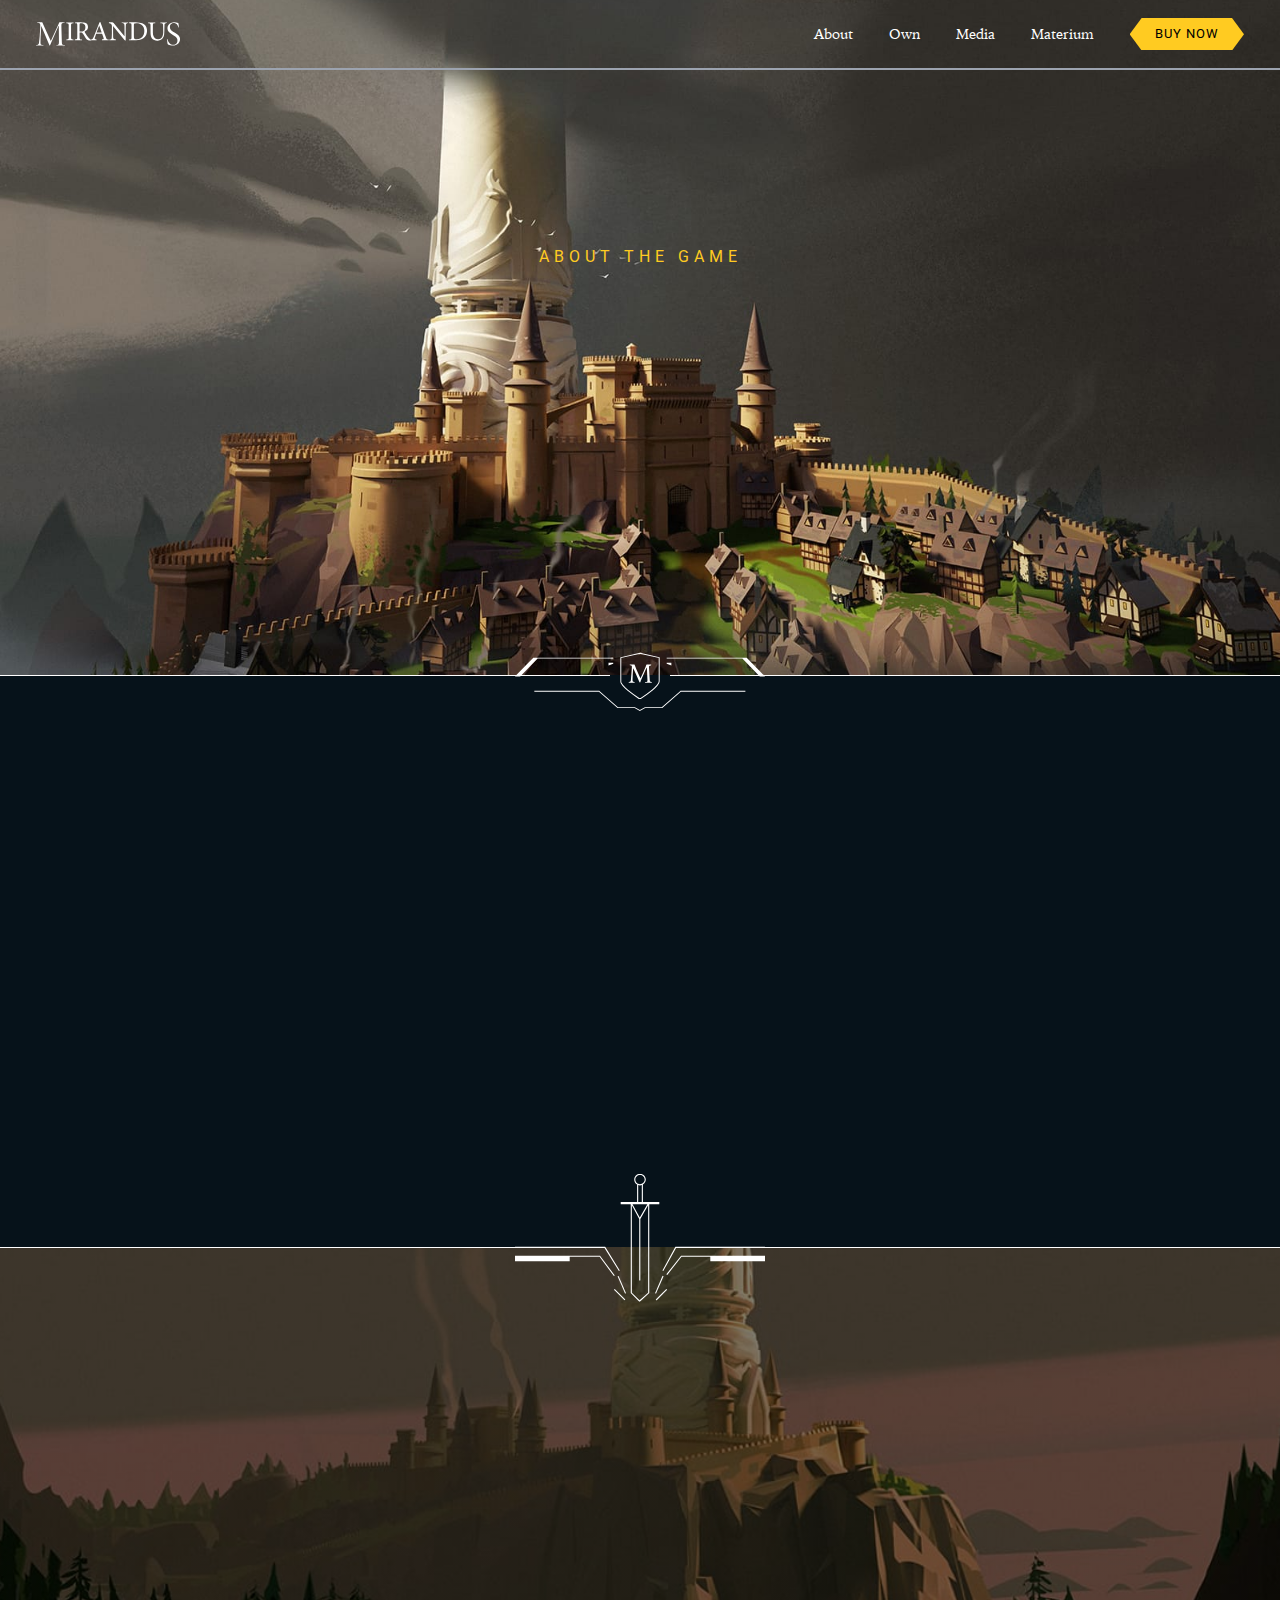
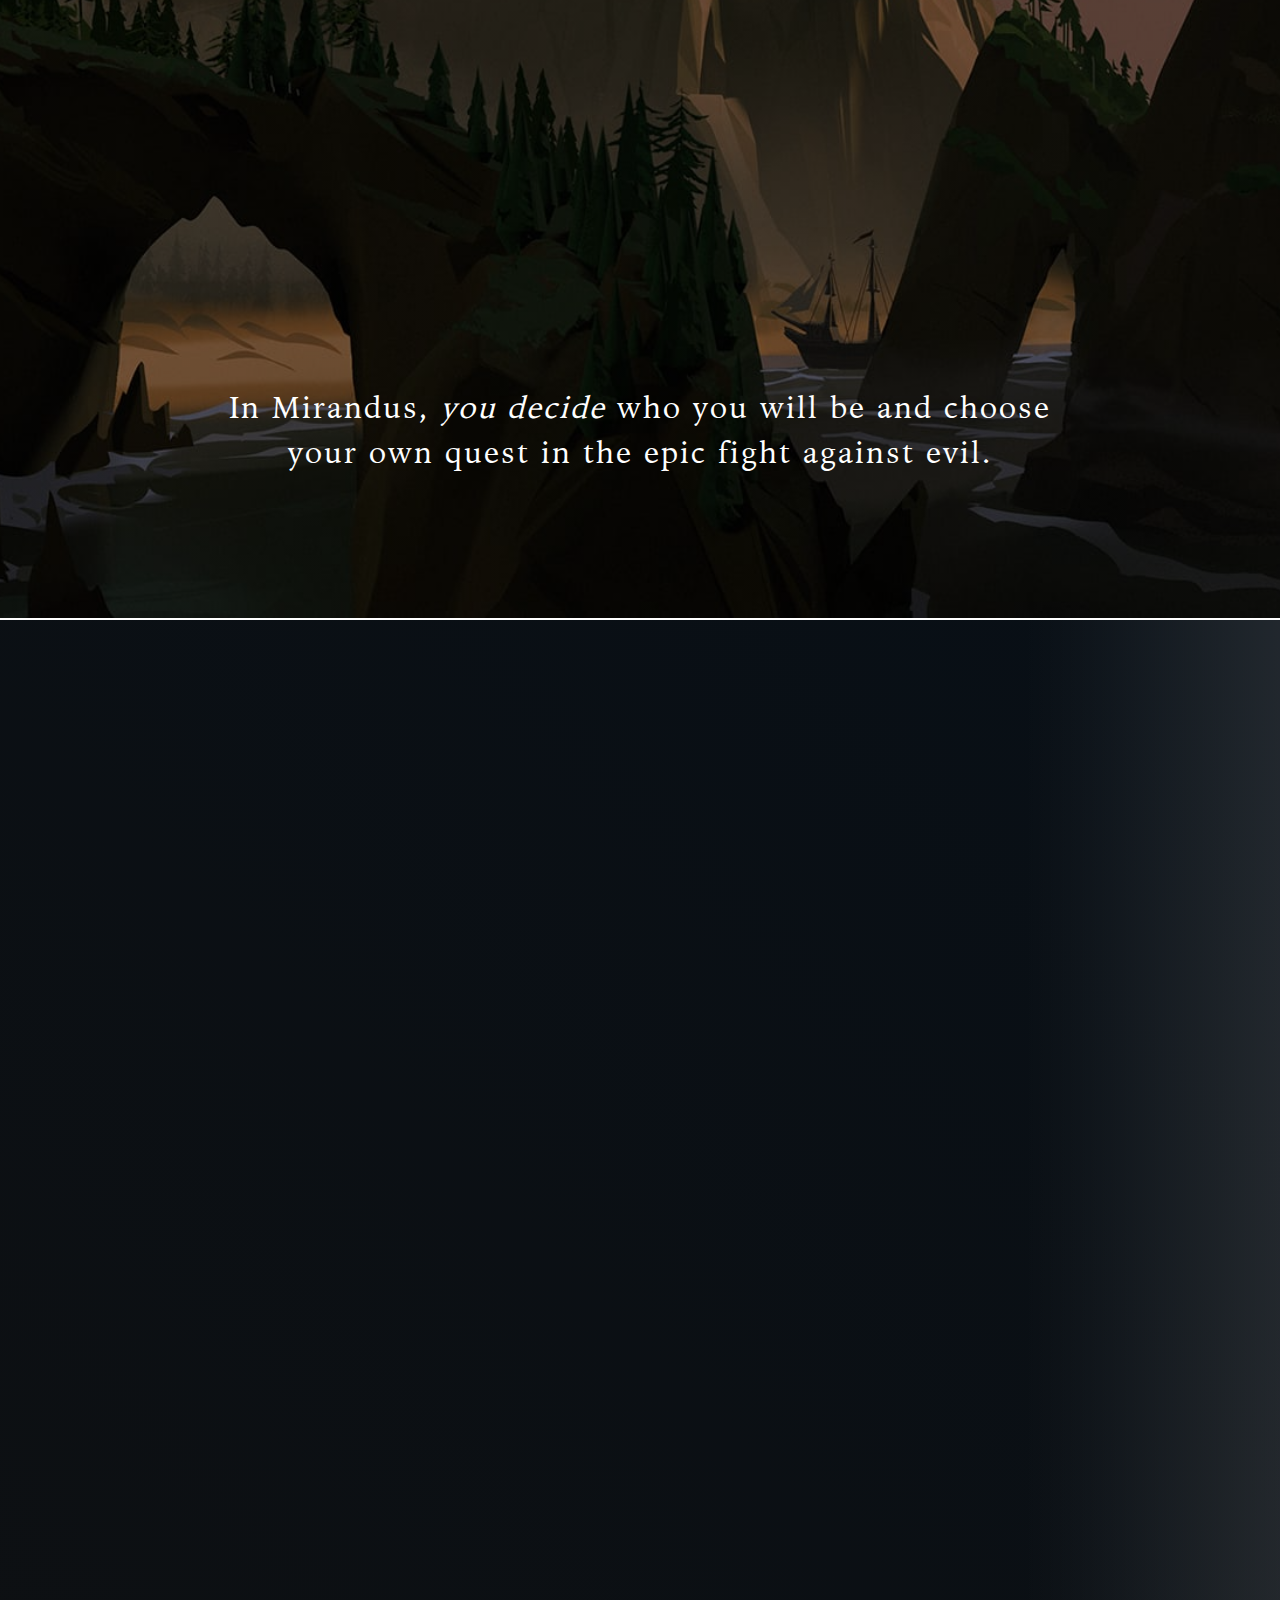
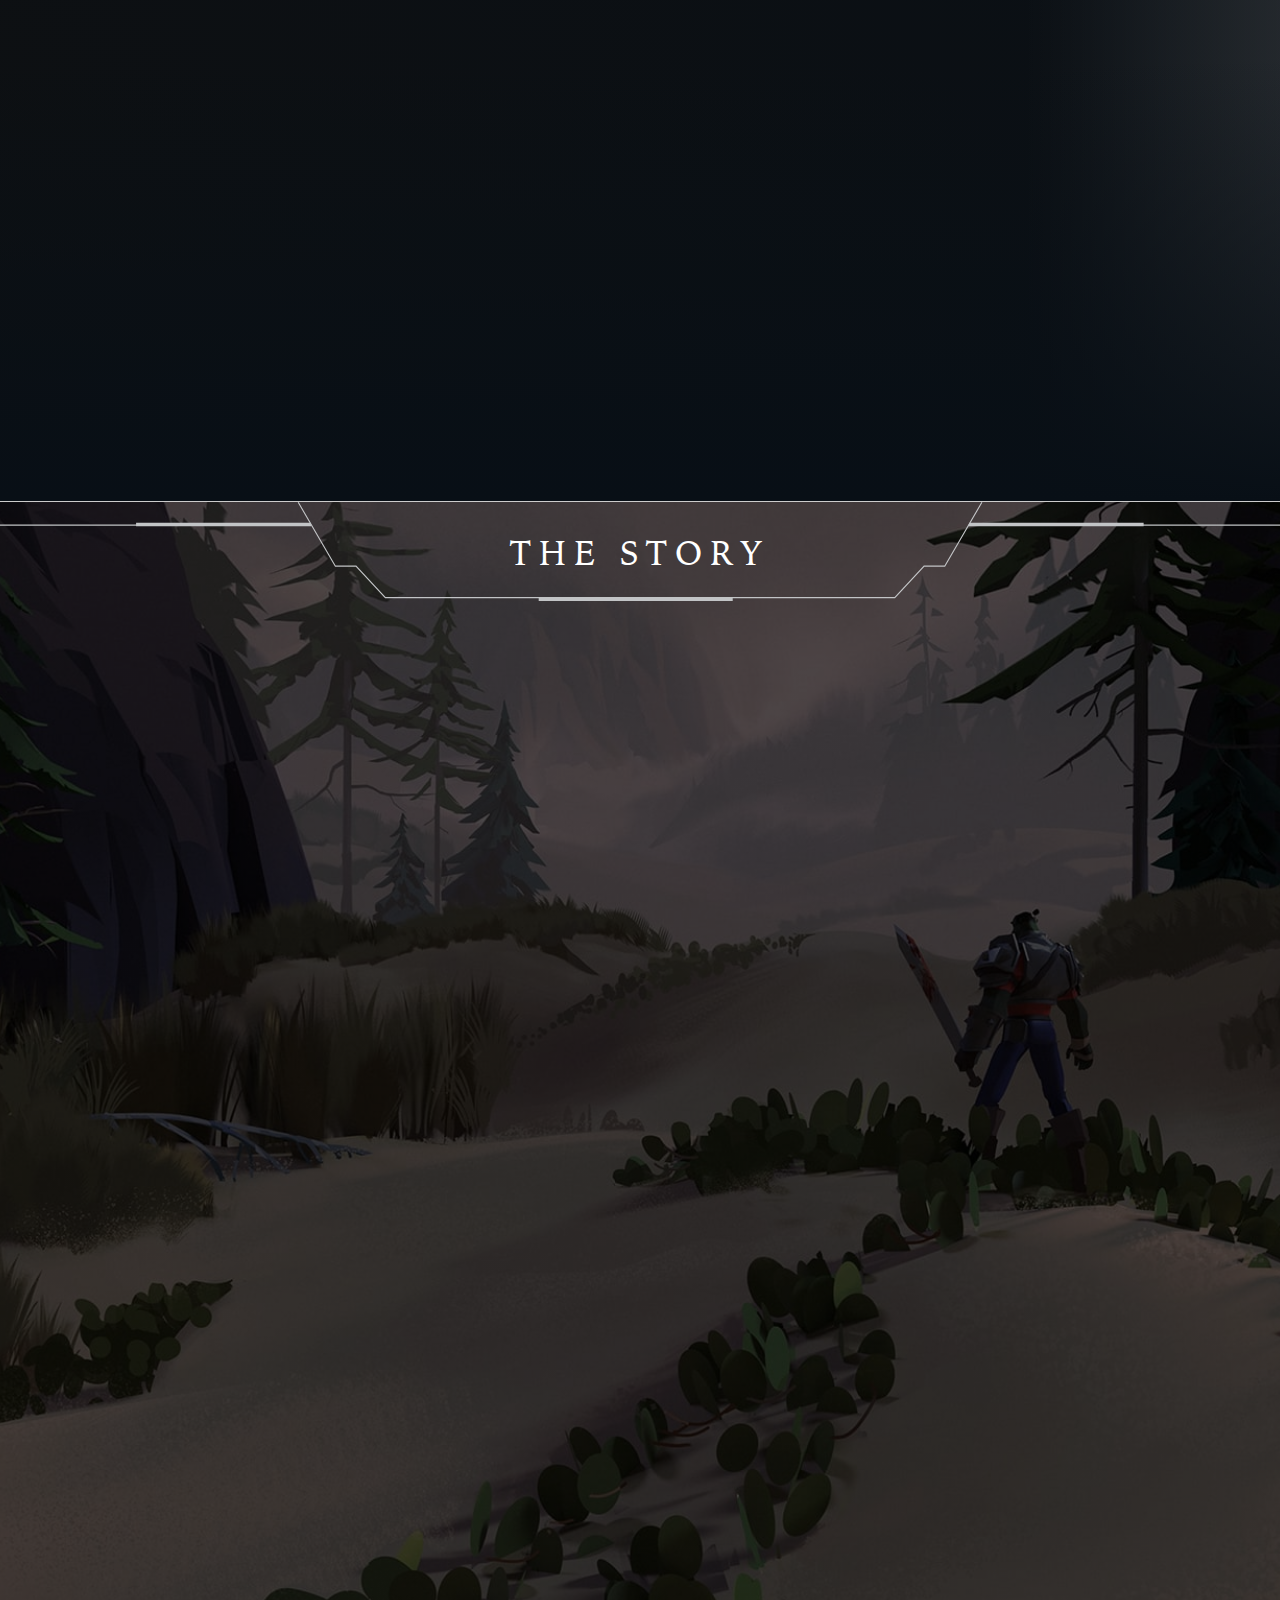
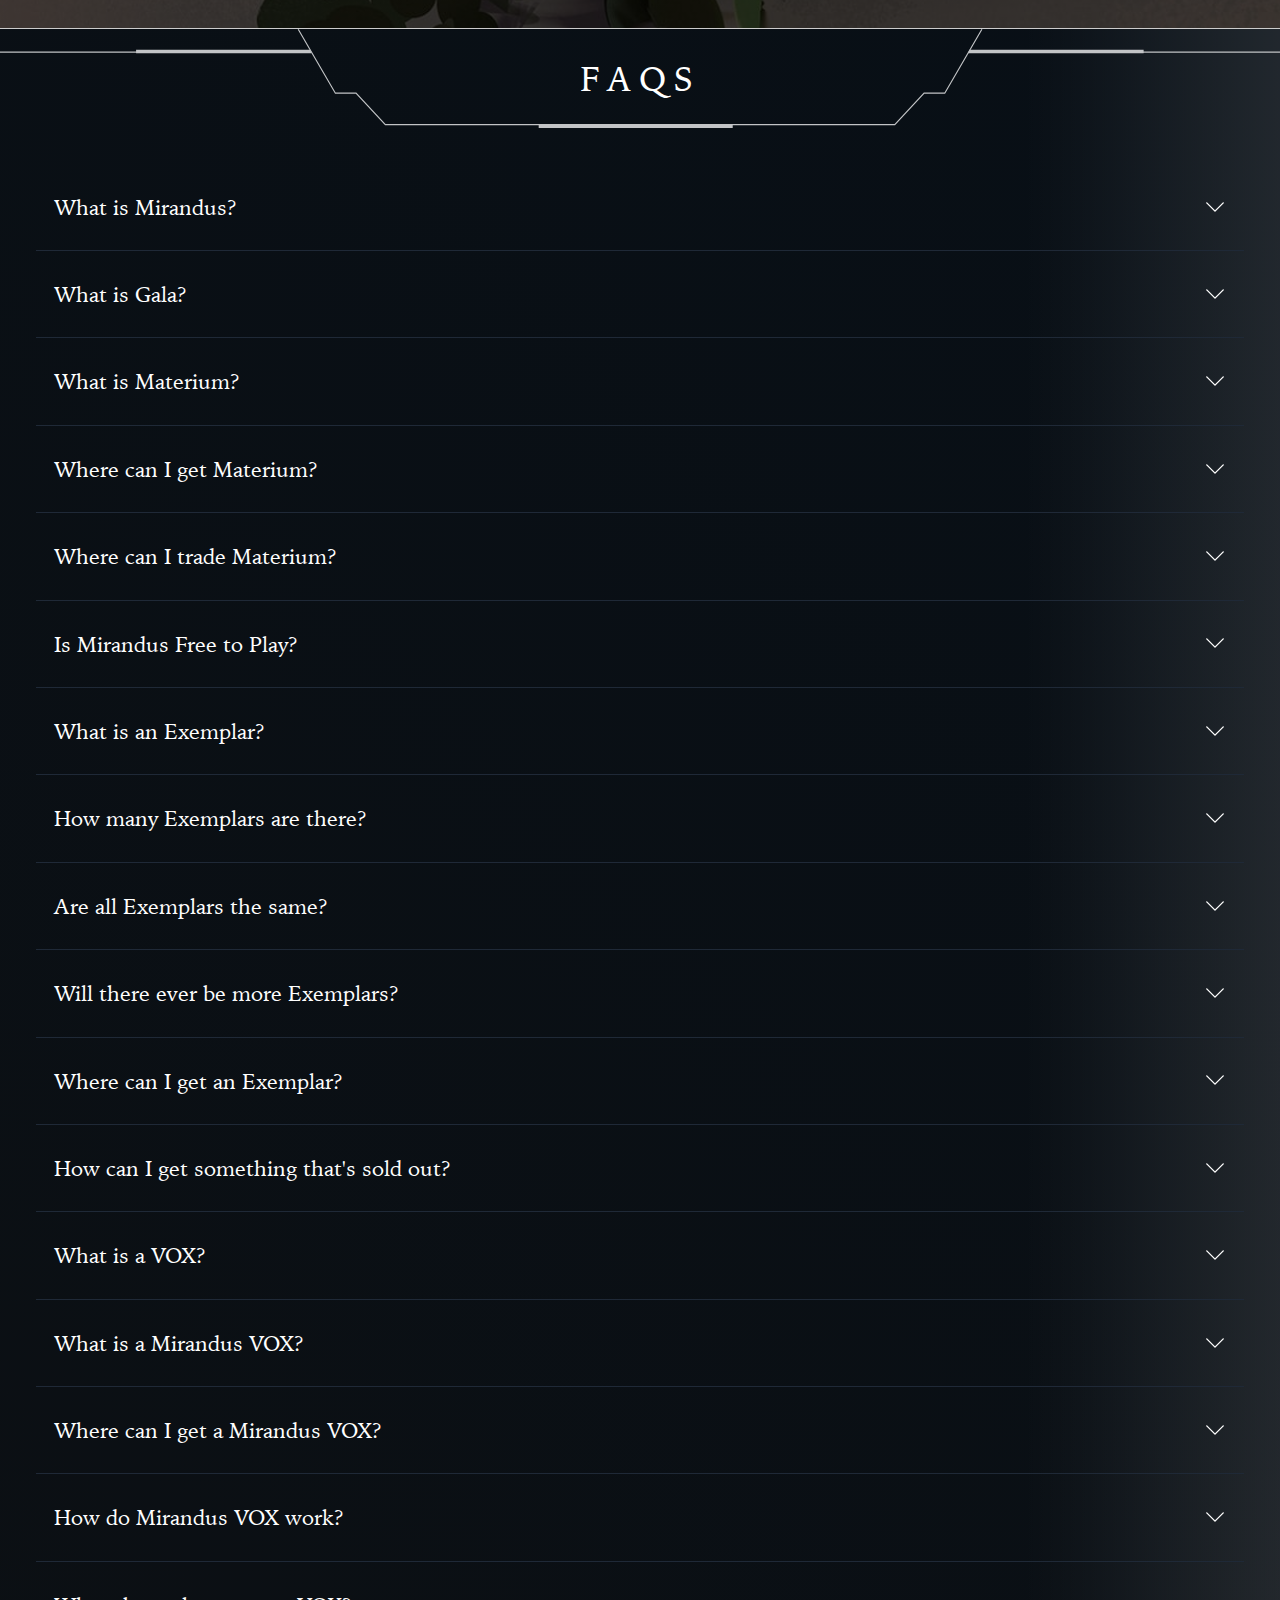
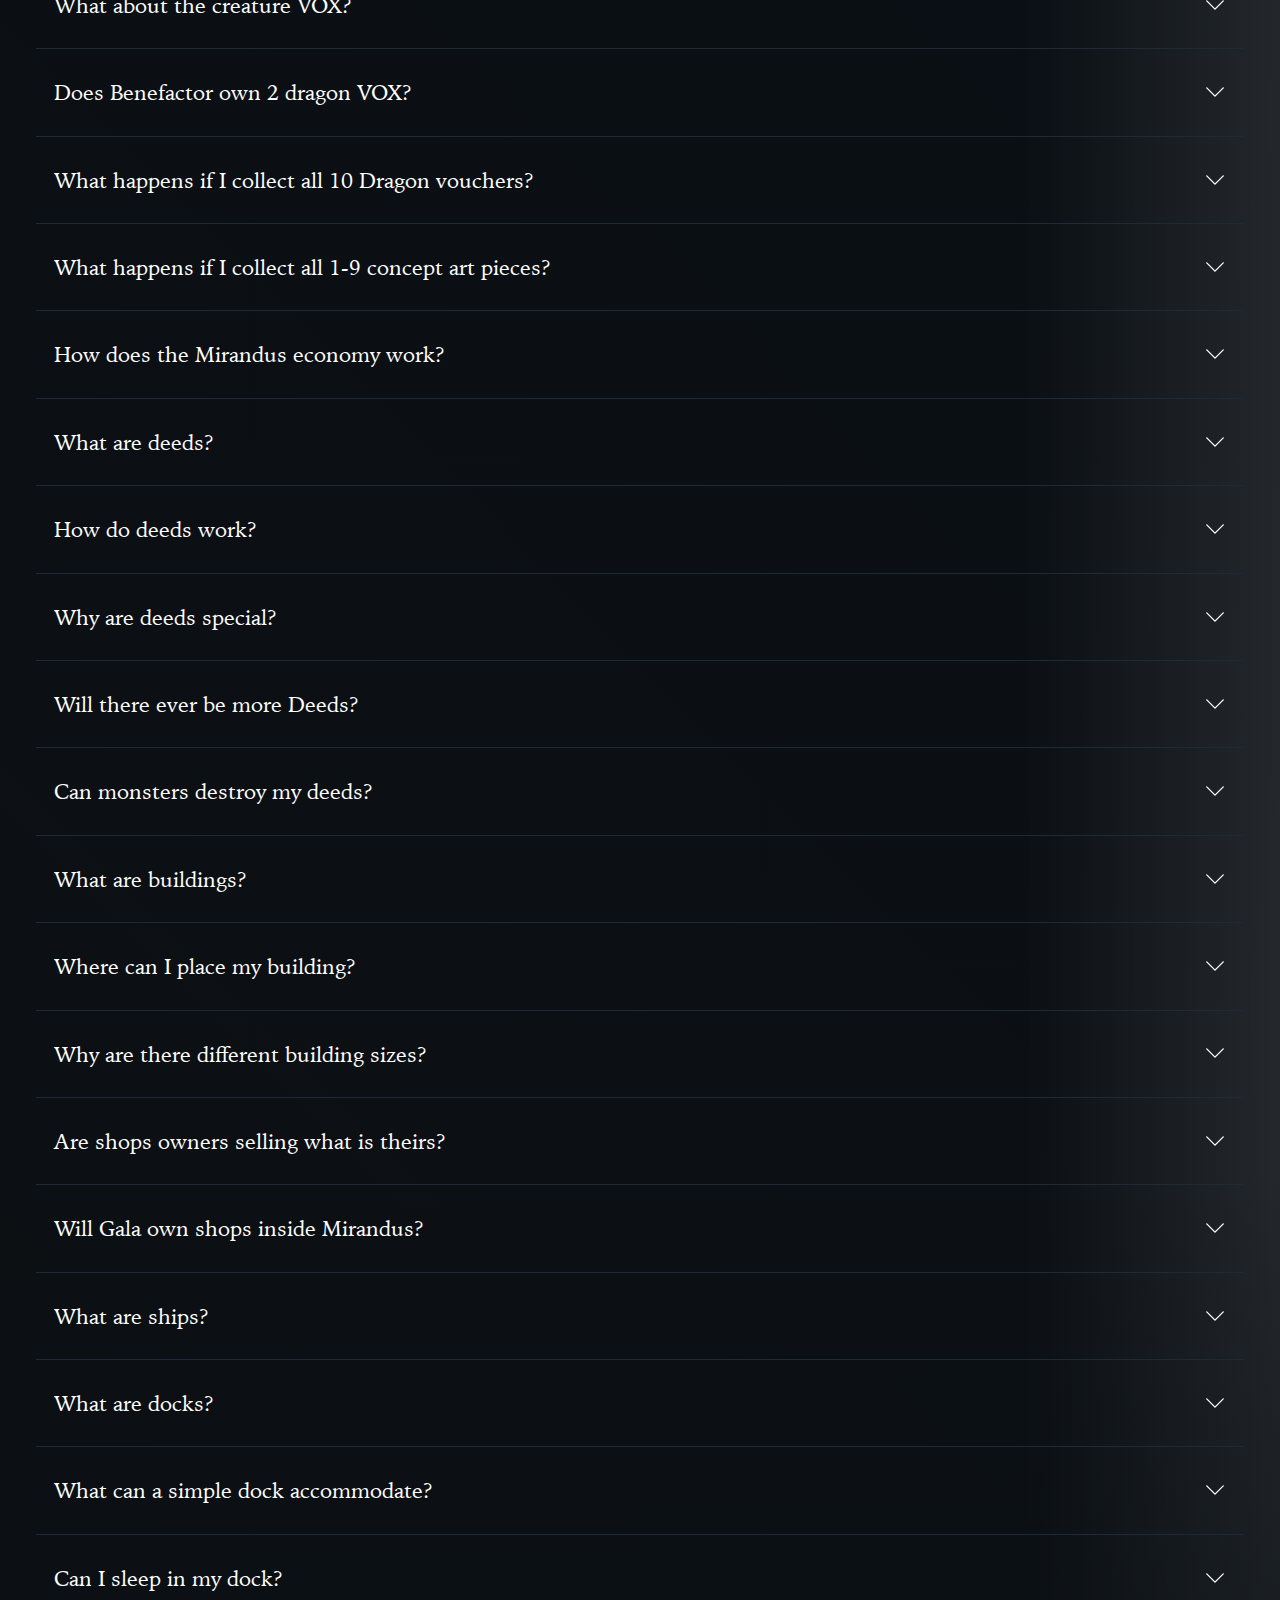
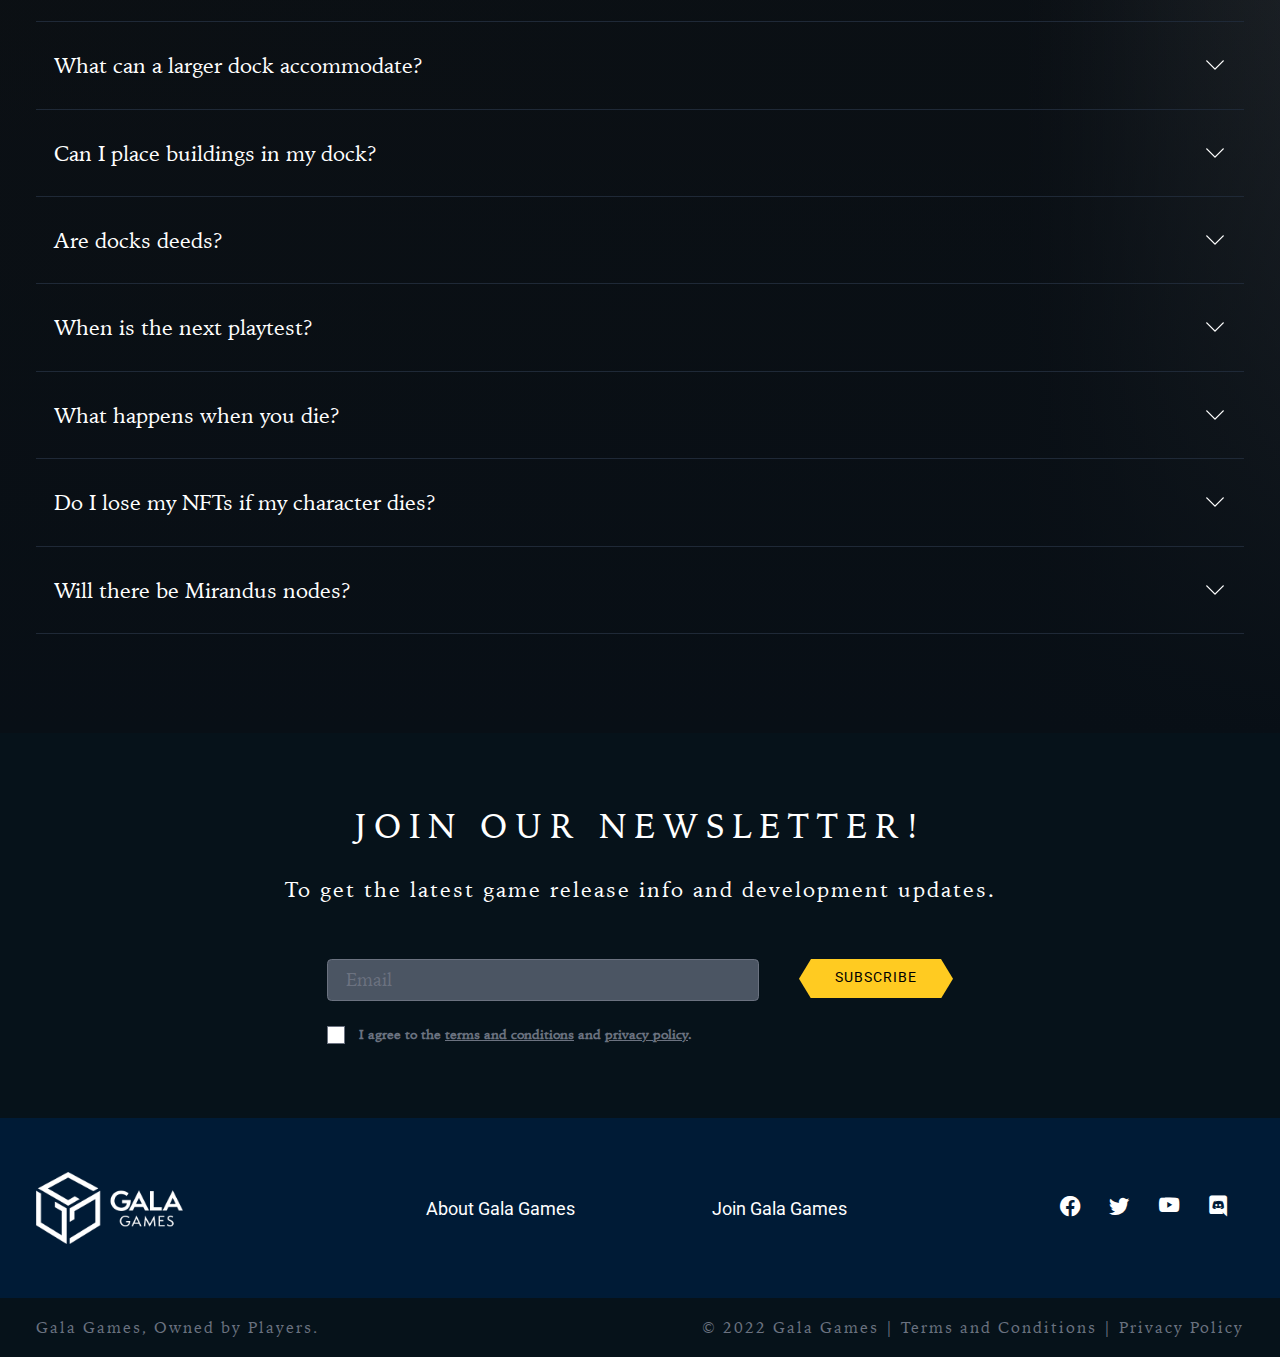
<file: about.html>
<!DOCTYPE html>
<html class="about-mirandus">
    <meta http-equiv="content-type" content="text/html;charset=UTF-8" />
    <head>
        <meta charset="UTF-8" />
        <meta name="viewport" content="width=device-width, initial-scale=1.0" />
        <meta property="og:title" content="About Mirandus" />
        <meta property="og:site_name" content="Mirandus" />
        <meta property="og:description" content="We believe we&#39;re building the greatest RPG ever in Mirandus. Read about our methods and madness behind Mirandus" />
        <meta property="og:type" content="website" />
        <meta property="og:image" content="./imgs/media/deeds-power.html" />

        <meta property="og:url" content="./about.html" />
        <title>About Mirandus | Mirandus</title>
        <meta name="description" content="We believe we&#39;re building the greatest RPG ever in Mirandus. Read about our methods and madness behind Mirandus" />
        <link rel="icon" type="image/png" href="./favicon.png" />

        <noscript>
            <style>
                #loading-screen {
                    display: none;
                }
            </style>
        </noscript>

        <link rel="stylesheet" href="./css/aos.css" />

        <link rel="preconnect" href="https://fonts.googleapis.com/" />
        <link rel="preconnect" href="https://fonts.gstatic.com/" crossorigin />
        <link href="https://fonts.googleapis.com/css2?family=Roboto&amp;display=swap" rel="stylesheet" />

        <link rel="stylesheet" href="./css/styles.min.944f45834d45d91161af6ef64a5e5aa36d85459b027ca3f08b9d282b694cb0ff.css"/>

        <link rel="stylesheet" href="./css/bootstrap-icons.css" />
    </head>
    <body class="bg-black text-white w-full h-auto overflow-x-hidden">
        <div id="modal-overlay">
            <div id="modal-wrap" class="text-frame">
                <div id="modal-content">
                    <nav id="mobile-nav" class="w-full h-full">
                        <ul class="m-0 flex flex-col items-center justify-between font-sans uppercase tracking-widest">
                            <li>
                                <button id="modal-close">
                                    <span class="text-xl text-white hover:text-gold"><i class="bi bi-x-lg"></i></span>
                                </button>
                            </li>

                            <li>
                                <a href="" class="">
                                    <span>About</span>
                                </a>
                            </li>

                            <li>
                                <a href="./items.html" class="">
                                    <span>Own</span>
                                </a>
                            </li>

                            <li>
                                <a href="./#media" class="">
                                    <span>Media</span>
                                </a>
                            </li>

                            <li>
                                <a href="./materium.html" class="">
                                    <span>Materium</span>
                                </a>
                            </li>

                            <li>
                                <a href="" class="btn btn-gold btn-clipped btn-short gala-store-button header-store-button">
                                    <span>Buy Now</span>
                                </a>
                            </li>
                        </ul>
                    </nav>
                </div>
            </div>
        </div>

        <header id="site-nav" class="py-4 static lg:absolute top-0 left-0 z-50 w-full border-b-2 border-gray-400">
            <nav id="main-nav" class="navbar">
                <div class="container px-8 mx-auto flex flex-row items-center justify-between md:justify-start">
                    <div class="flex md:flex-grow">
                        <a class="navbar-brand inline-block h-auto w-32 fill-current" href="./">
                            <svg
                                version="1.1"
                                id="Layer_1"
                                xmlns="http://www.w3.org/2000/svg"
                                xmlns:xlink="http://www.w3.org/1999/xlink"
                                x="0px"
                                y="0px"
                                viewBox="0 0 1598 262"
                                style="enable-background: new 0 0 1598 262;"
                                xml:space="preserve"
                            >
                                <g>
                                    <path
                                        d="M714,0c13,35.8,26,71.6,39,107.4c7.3,20,14.6,40,21.9,60c1.1,3,2.4,5.8,3.6,8.8c4.5,11.5,12.8,17.5,25.1,17.9
		c1,0,1.9,0.3,3.1,0.5c0,2.8,0,5.4,0,8.2c-24.9,0-49.6,0-74.5,0c0-2.8,0-5.4,0-8.1c3.8-0.7,7.4-1.2,10.9-2.1
		c8.1-2.1,9.9-5.2,7.3-13.1c-3.1-9.5-6.5-18.9-9.8-28.3c-2-5.8-4.3-11.5-6.2-17.4c-0.9-2.6-2.1-3.6-5-3.6c-19.3,0.1-38.7,0.1-58,0
		c-2.5,0-3.9,0.6-4.7,3.2c-4.7,14.2-9.5,28.4-14.3,42.6c-0.6,1.9-1,3.9-1.2,5.9c-0.6,4.8,1.3,8.2,5.9,9.7c3.1,1,6.4,1.7,9.7,2.3
		c7.1,1.1,7.1,1.1,6,9.3c-5.5,0-11.2,0-16.8,0c-13.2,0-26.3-0.1-39.5,0.1c-1.9,0-3.7,1.6-5.6,2.3c-1,0.4-2.2,0.6-3.3,0.6
		c-24.2,0.8-44-7.3-57.2-28.7c-9.5-15.4-19.8-30.5-28.8-46.2c-6.1-10.7-14.6-15.4-26.5-15.1c-3.6,0.1-7.3,0-11,0
		c-0.2,1-0.5,1.6-0.5,2.2c0,18.3-0.2,36.7,0.3,55c0.4,15.4,4.2,19.1,19.6,20.6c7.7,0.8,7.7,0.8,7.2,8.7c-26.7,0-53.4,0-80.6,0
		c0-1.7,0.1-3.3,0-4.9c-0.2-2.6,1-3.4,3.5-3.6c4.5-0.4,8.9-1,13.3-1.9c5.9-1.2,9.2-5.2,10.1-11c0.6-3.8,1-7.6,1-11.4
		c0.1-44.5,0.1-89,0-133.5c0-3.6-0.4-7.3-1-10.9c-0.8-5.5-3.8-9.2-9.3-10.4c-3.1-0.7-6.2-1.3-9.3-1.7c-7.2-0.8-7.2-0.8-6.1-8.9
		c1.2-0.1,2.5-0.3,3.8-0.3c25.8,0,51.7-0.4,77.5,0.2c10.1,0.2,20.4,1.5,30,4.2c17.5,4.8,28.7,16.6,32.2,34.6
		c4,20.8-1.4,38.8-18.3,52.3c-5.8,4.6-12.4,8.1-19.1,12.4c2.5,4.3,5,8.7,7.6,13.1c12.6,20.8,25.3,41.6,41.6,59.8
		c4.4,4.9,9.7,9,14.8,13.3c1.6,1.3,3.4,2.5,6,0.5c1.5-1.2,4.1-0.9,6.3-1.2c8.5-1.3,14.9-5.8,18.7-13.5c3.1-6.3,6-12.6,8.6-19.1
		c19.6-49.1,39.1-98.3,58.4-147.5c2.4-6,4.4-11.6,11.6-13C712.7,0,713.3,0,714,0z M483.5,106.6c11.1-0.7,21.7-0.5,31.9-2.3
		c17.5-3.2,28.4-14.5,31.5-31.8c1.6-8.8,1.3-18.3-0.2-27.1c-2.6-14.5-11.9-24.2-26.1-28.7c-9-2.9-18.3-3.4-27.6-1.7
		c-6.5,1.2-8.6,3.3-9,9.9c-0.4,6.6-0.4,13.3-0.4,20C483.5,65,483.5,85.1,483.5,106.6z M701.5,38.8c-9.9,26.7-19.4,52.2-29,78
		c19,0,37.2,0,56.2,0C719.8,91.1,710.9,65.8,701.5,38.8z"
                                    />
                                    <path
                                        d="M0,262c0-1.5,0-2.9,0-4.5c4.5-0.9,8.7-1.6,12.9-2.5c11.6-2.5,18.6-9.7,20-21.4c2.6-21.1,5.2-42.3,6.9-63.5
		c2.9-36,5.4-72.1,7.6-108.2C48,51,47.7,40,46.9,29c-0.7-9.4-6.4-15.5-15.7-17.9c-5.2-1.3-10.4-2.3-15.7-2.9c-3.3-0.4-4-1.7-3-5.3
		c1.4,0,3,0,4.5,0c16,0,32,0.1,48-0.1c3.7-0.1,5.5,1.1,7,4.5c29.8,66.3,59.8,132.5,89.7,198.8c0.7,1.6,1.5,3.2,2.6,5.6
		c7.8-17.1,15.2-33.4,22.6-49.8c23.4-51.5,46.8-103,70-154.6c1.5-3.3,3.2-4.6,7-4.6C280.3,3.1,296.7,3,313,3c1.6,0,3.3,0,4.8,0
		c1.2,3.5,0.5,4.9-3.1,5.2c-5,0.4-9.9,1.2-14.8,2.3c-12.4,2.8-17.1,8.4-17.9,21.2c-0.3,5.3-0.4,10.7-0.3,16
		c1.7,59.8,3.3,119.6,5.1,179.4c0.7,21.3,5.7,26.5,26.7,29.1c2.6,0.3,5.3,0.8,8.3,1.2c0,1.6,0,3.1,0,4.7c-33.3,0-66.7,0-100,0
		c0.1-1.6,0.2-3.2,0.3-4.4c6.4-1.2,12.1-2.2,17.8-3.5c7.4-1.7,12.1-6.4,13.1-14c0.9-7.1,1.7-14.2,1.7-21.4c-0.4-58-1.1-116-1.7-174
		c0-1.4-0.2-2.8-0.4-4.2c-1.7,1.3-2.5,2.8-3.2,4.4c-25.9,58.8-51.7,117.6-77.6,176.3c-5.4,12.3-10.8,24.7-16.3,37
		c-0.5,1.2-2.2,2.5-3.5,2.6c-0.9,0.1-2.2-1.5-3-2.5c-0.7-0.9-0.9-2.1-1.4-3.2C118.9,187.1,90,118.9,61,50.8
		c-0.7-1.6-1.5-3.1-2.8-5.9c-0.2,2.5-0.3,3.6-0.4,4.7c-2.2,38.8-4.7,77.5-6.5,116.3c-1,22-1.2,44-1.2,66c0,14.7,5.2,20.4,19.5,23.2
		c4.7,0.9,9.5,1.6,14.6,2.4c-0.1,1.6-0.2,3.1-0.3,4.5C56,262,28,262,0,262z"
                                    />
                                    <path
                                        d="M1507,262c-12-3.1-24.1-6.3-36.1-9.3c-7.1-1.8-10.8-5.7-11.6-13.3c-1.7-14.9-4.2-29.6-6.2-44.5c-0.5-4-0.2-4.1,4.2-4.9
		c2.2,6.2,4.3,12.4,6.8,18.5c4.2,10.4,10.2,19.9,18.2,27.8c14.8,14.5,32.6,19.6,52.8,15.6c18.8-3.7,31.9-19.4,34.1-39.5
		c2.2-19.7-4-36-19.9-47.9c-10.9-8.2-22.5-15.4-34.1-22.6c-13.1-8-26.4-15.6-37.1-26.9c-26.8-28-25.1-69.8,3.9-94.4
		C1495.7,8.9,1512.3,4,1530.2,3c16.2-0.8,31.8,2.7,47.1,7.3c1.4,0.4,3,2.6,3.2,4.2c2.2,15.1,4.2,30.3,6.3,46
		c-1.4,0.4-2.8,0.8-4.5,1.3c-2.3-6-4.2-11.9-6.7-17.4c-6.5-14.5-15.8-26.3-31.7-31.2c-20-6.1-40.7,0.4-50.7,15.8
		c-11.4,17.5-9.9,44.6,4.5,60c6.9,7.3,15.3,13.4,23.7,18.9c13.3,8.6,27.4,15.7,40.8,24.2c15.5,9.9,27.9,22.7,33.2,41
		c0.9,3.3,1.7,6.7,2.6,10c0,5.7,0,11.3,0,17c-0.2,0.4-0.6,0.8-0.7,1.3c-5.6,30.2-24.6,47.9-52.9,56.8c-5.6,1.8-11.6,2.6-17.4,3.9
		C1520.3,262,1513.7,262,1507,262z"
                                    />
                                    <path
                                        d="M1031.4,202.8c0-2.7,0-5.1,0-7.8c4.9-0.6,9.7-1.1,14.5-1.9c9-1.6,12.1-4.7,13.3-13.6c0.5-3.5,0.7-7,0.7-10.4
		c0-43.7,0-87.3,0-131c0-3.7-0.3-7.3-0.8-10.9c-1.1-8.1-3.8-10.9-11.9-12.6c-2.1-0.5-4.3-0.6-6.4-0.9c-2.1-0.3-4.2-0.5-6.6-0.8
		c0-2.8,0-5.4,0-8.5c1.3-0.1,2.8-0.3,4.2-0.3c28.8,0,57.7-0.1,86.5,0.1c18.1,0.1,35.9,2.3,53,8.7c31.6,11.8,48.1,35.6,53,68
		c3.1,20.5,0.9,40.7-7.4,59.8c-13.2,30.6-37.7,48.2-69.1,56.3c-13.7,3.6-28.2,5.4-42.4,5.9c-25.8,0.9-51.7,0.3-77.5,0.3
		C1033.6,203,1032.6,202.9,1031.4,202.8z M1086.2,98c0,13.5-0.1,27,0,40.5c0.1,11.1,0,22.3,0.9,33.4c0.9,10.7,6.9,17.2,17.5,18.9
		c31,5,70.8-4,88.6-45.5c8.4-19.6,10.6-40.2,7.7-61.1c-4.4-31.4-20.3-54.1-51.2-64.6c-16.2-5.5-33-6-49.9-4.1
		c-10.9,1.2-12.8,3.7-13.5,14.7c-0.2,2.7-0.1,5.3-0.2,8C1086.2,58,1086.2,78,1086.2,98z"
                                    />
                                    <path
                                        d="M885.9,194.7c0,2.7,0,5.1,0,7.9c-23.9,0-47.7,0-71.8,0c0-2.6,0-5,0-7.9c3.7-0.6,7.5-1,11.1-1.8c9.1-2,14.1-6.4,14.8-15.7
		c1.3-15.2,2-30.6,2.2-45.9c0.3-28.8-0.4-57.7,0.2-86.5c0.4-20.9-12.7-31-29.9-32c-1-0.1-1.9-0.3-3.2-0.5c0-2.7,0-5.3,0-8.4
		c11.4,0,22.7,0.6,33.9-0.2c8.2-0.6,13.2,2.3,18.3,8.6c39.1,47.6,78.6,94.9,118,142.3c0.7,0.9,1.5,1.7,2.8,3.1
		c0.3-1.4,0.6-2.3,0.6-3.2c-0.3-36.3-0.6-72.6-1-108.9c-0.1-5.6-0.9-11.3-1.6-16.9c-1-7.4-5.6-12-12.7-13.7
		c-5.3-1.3-10.7-1.9-16.4-2.9c0-2.5,0-5,0-7.9c23.9,0,47.6,0,71.6,0c0,2.8,0,5.3,0,8c-3.8,0.6-7.5,1-11,1.7c-8,1.7-13.4,6.3-14,14.7
		c-1,15.1-2,30.2-2.1,45.4c-0.3,41.8-0.2,83.6-0.2,125.5c0,2,0,3.9,0,5.8c-6.2,1.7-10.1,0.1-14-4.7c-40.6-50.5-81.6-100.7-122.4-151
		c-1-1.3-2.1-2.4-3.7-4.3c-0.2,1.5-0.3,2.3-0.3,3c0.3,38.1,0.6,76.3,1,114.4c0,4.5,0.5,9,1.1,13.4c1.3,9.8,6,14.8,15.8,16.7
		C877.2,193.7,881.5,194.1,885.9,194.7z"
                                    />
                                    <path
                                        d="M1380.4,4.2c24.2,0,48.2,0,72.3,0c0,2.8,0,5.3,0,8.1c-3.9,0.6-7.7,1-11.4,1.8c-10.1,2.2-14.9,7.6-15.3,18.1
		c-0.7,18.3-0.9,36.6-1.5,54.9c-0.6,17.8-0.7,35.7-2.8,53.3c-1.3,10.3-4.9,20.8-9.6,30.2c-12.2,24.2-33.8,34.3-59.8,36.2
		c-13.9,1-27.6-0.9-40.6-6.4c-23.5-10-34.7-29.2-38.5-53.3c-1.4-9-2-18.2-2.1-27.3c-0.3-27-0.1-54-0.2-81c0-3.7-0.3-7.3-0.8-10.9
		c-1.2-8.9-4.4-12.2-13.1-13.8c-2-0.4-3.9-0.7-5.9-0.9c-7.3-0.8-7.3-0.8-6.4-8.8c26,0,52.1,0,78.2,0c1.9,7.5,1.5,8.1-6,8.7
		c-2.5,0.2-5,0.6-7.4,1.1c-7.1,1.5-10.4,4.8-11.4,12c-0.6,4.4-1,9-1,13.4c-0.1,25.7-0.2,51.3,0,77c0.1,14.2,2,28.2,7.7,41.5
		c9.3,21.8,26.3,32.4,50.9,32.1c23.2-0.3,39.3-11.3,48.1-33.1c5.5-13.6,7.9-28,7.9-42.5c0-27.6-0.8-55.3-1.7-82.9
		c-0.3-9.9-4.5-14.3-14.1-16.8c-2.9-0.7-5.9-1.3-8.8-1.7C1379.9,12.3,1379.9,12.4,1380.4,4.2z"
                                    />
                                    <path
                                        d="M416.1,202.8c-26.9,0-53.5,0-80,0c-1.6-8.2-1.5-8.2,6.3-8.9c0.2,0,0.3,0,0.5,0c15.8-1.5,19.9-5.6,20-21.3
		c0.2-46,0.2-91.9,0-137.9c-0.1-16-4.3-20.1-20.4-21.5c-7.8-0.7-7.8-0.7-6.5-8.8c26.7,0,53.4,0,80.1,0c1.5,8.2,1.5,8.2-6.4,8.8
		c-0.2,0-0.3,0-0.5,0c-15.7,1.5-19.9,5.6-20,21.4c-0.2,46-0.2,91.9,0,137.9c0.1,16.1,4.3,20.2,20.3,21.5
		C417.3,194.5,417.3,194.5,416.1,202.8z"
                                    />
                                </g>
                            </svg>
                        </a>
                    </div>
                    <div class="hamburger w-12 h-12 text-3xl inline-flex items-center justify-center lg:hidden" id="mobile-menu-toggle">
                        <i class="bi bi-list"></i>
                    </div>
                    <div class="flex-shrink-0 gap-8 hidden lg:flex">
                        <a href="" class="">
                            <span>About</span>
                        </a>

                        <a href="./items.html" class="">
                            <span>Own</span>
                        </a>

                        <a href="./#media" class="">
                            <span>Media</span>
                        </a>

                        <a href="./materium.html" class="">
                            <span>Materium</span>
                        </a>

                        <a href="" class="btn btn-gold btn-clipped btn-short gala-store-button header-store-button">
                            <span>Buy Now</span>
                        </a>
                    </div>
                </div>
            </nav>
        </header>
        <div id="content">
            <section id="homepage-about" class="sec-nav-sec bg-black bg-about-hero bg-no-repeat bg-center bg-cover overflow-hidden relative min-h-600px">
                <div class="container mx-auto flex flex-row items-center justify-center lg:h-75vh py-24 relative z-10">
                    <div class="flex flex-col items-center justify-between w-full max-w-2xl gap-8 mx-auto">
                        <h2 class="text-sm uppercase tracking-widest text-gold font-sans alt-head" data-aos="fade-up">About the Game</h2>
                        <div class="text-white fill-current w-full h-auto opacity-0 animate-logo-fade">
                            <svg
                                version="1.1"
                                id="Layer_1"
                                xmlns="http://www.w3.org/2000/svg"
                                xmlns:xlink="http://www.w3.org/1999/xlink"
                                x="0px"
                                y="0px"
                                viewBox="0 0 1598 262"
                                style="enable-background: new 0 0 1598 262;"
                                xml:space="preserve"
                            >
                                <g>
                                    <path
                                        d="M714,0c13,35.8,26,71.6,39,107.4c7.3,20,14.6,40,21.9,60c1.1,3,2.4,5.8,3.6,8.8c4.5,11.5,12.8,17.5,25.1,17.9
		c1,0,1.9,0.3,3.1,0.5c0,2.8,0,5.4,0,8.2c-24.9,0-49.6,0-74.5,0c0-2.8,0-5.4,0-8.1c3.8-0.7,7.4-1.2,10.9-2.1
		c8.1-2.1,9.9-5.2,7.3-13.1c-3.1-9.5-6.5-18.9-9.8-28.3c-2-5.8-4.3-11.5-6.2-17.4c-0.9-2.6-2.1-3.6-5-3.6c-19.3,0.1-38.7,0.1-58,0
		c-2.5,0-3.9,0.6-4.7,3.2c-4.7,14.2-9.5,28.4-14.3,42.6c-0.6,1.9-1,3.9-1.2,5.9c-0.6,4.8,1.3,8.2,5.9,9.7c3.1,1,6.4,1.7,9.7,2.3
		c7.1,1.1,7.1,1.1,6,9.3c-5.5,0-11.2,0-16.8,0c-13.2,0-26.3-0.1-39.5,0.1c-1.9,0-3.7,1.6-5.6,2.3c-1,0.4-2.2,0.6-3.3,0.6
		c-24.2,0.8-44-7.3-57.2-28.7c-9.5-15.4-19.8-30.5-28.8-46.2c-6.1-10.7-14.6-15.4-26.5-15.1c-3.6,0.1-7.3,0-11,0
		c-0.2,1-0.5,1.6-0.5,2.2c0,18.3-0.2,36.7,0.3,55c0.4,15.4,4.2,19.1,19.6,20.6c7.7,0.8,7.7,0.8,7.2,8.7c-26.7,0-53.4,0-80.6,0
		c0-1.7,0.1-3.3,0-4.9c-0.2-2.6,1-3.4,3.5-3.6c4.5-0.4,8.9-1,13.3-1.9c5.9-1.2,9.2-5.2,10.1-11c0.6-3.8,1-7.6,1-11.4
		c0.1-44.5,0.1-89,0-133.5c0-3.6-0.4-7.3-1-10.9c-0.8-5.5-3.8-9.2-9.3-10.4c-3.1-0.7-6.2-1.3-9.3-1.7c-7.2-0.8-7.2-0.8-6.1-8.9
		c1.2-0.1,2.5-0.3,3.8-0.3c25.8,0,51.7-0.4,77.5,0.2c10.1,0.2,20.4,1.5,30,4.2c17.5,4.8,28.7,16.6,32.2,34.6
		c4,20.8-1.4,38.8-18.3,52.3c-5.8,4.6-12.4,8.1-19.1,12.4c2.5,4.3,5,8.7,7.6,13.1c12.6,20.8,25.3,41.6,41.6,59.8
		c4.4,4.9,9.7,9,14.8,13.3c1.6,1.3,3.4,2.5,6,0.5c1.5-1.2,4.1-0.9,6.3-1.2c8.5-1.3,14.9-5.8,18.7-13.5c3.1-6.3,6-12.6,8.6-19.1
		c19.6-49.1,39.1-98.3,58.4-147.5c2.4-6,4.4-11.6,11.6-13C712.7,0,713.3,0,714,0z M483.5,106.6c11.1-0.7,21.7-0.5,31.9-2.3
		c17.5-3.2,28.4-14.5,31.5-31.8c1.6-8.8,1.3-18.3-0.2-27.1c-2.6-14.5-11.9-24.2-26.1-28.7c-9-2.9-18.3-3.4-27.6-1.7
		c-6.5,1.2-8.6,3.3-9,9.9c-0.4,6.6-0.4,13.3-0.4,20C483.5,65,483.5,85.1,483.5,106.6z M701.5,38.8c-9.9,26.7-19.4,52.2-29,78
		c19,0,37.2,0,56.2,0C719.8,91.1,710.9,65.8,701.5,38.8z"
                                    />
                                    <path
                                        d="M0,262c0-1.5,0-2.9,0-4.5c4.5-0.9,8.7-1.6,12.9-2.5c11.6-2.5,18.6-9.7,20-21.4c2.6-21.1,5.2-42.3,6.9-63.5
		c2.9-36,5.4-72.1,7.6-108.2C48,51,47.7,40,46.9,29c-0.7-9.4-6.4-15.5-15.7-17.9c-5.2-1.3-10.4-2.3-15.7-2.9c-3.3-0.4-4-1.7-3-5.3
		c1.4,0,3,0,4.5,0c16,0,32,0.1,48-0.1c3.7-0.1,5.5,1.1,7,4.5c29.8,66.3,59.8,132.5,89.7,198.8c0.7,1.6,1.5,3.2,2.6,5.6
		c7.8-17.1,15.2-33.4,22.6-49.8c23.4-51.5,46.8-103,70-154.6c1.5-3.3,3.2-4.6,7-4.6C280.3,3.1,296.7,3,313,3c1.6,0,3.3,0,4.8,0
		c1.2,3.5,0.5,4.9-3.1,5.2c-5,0.4-9.9,1.2-14.8,2.3c-12.4,2.8-17.1,8.4-17.9,21.2c-0.3,5.3-0.4,10.7-0.3,16
		c1.7,59.8,3.3,119.6,5.1,179.4c0.7,21.3,5.7,26.5,26.7,29.1c2.6,0.3,5.3,0.8,8.3,1.2c0,1.6,0,3.1,0,4.7c-33.3,0-66.7,0-100,0
		c0.1-1.6,0.2-3.2,0.3-4.4c6.4-1.2,12.1-2.2,17.8-3.5c7.4-1.7,12.1-6.4,13.1-14c0.9-7.1,1.7-14.2,1.7-21.4c-0.4-58-1.1-116-1.7-174
		c0-1.4-0.2-2.8-0.4-4.2c-1.7,1.3-2.5,2.8-3.2,4.4c-25.9,58.8-51.7,117.6-77.6,176.3c-5.4,12.3-10.8,24.7-16.3,37
		c-0.5,1.2-2.2,2.5-3.5,2.6c-0.9,0.1-2.2-1.5-3-2.5c-0.7-0.9-0.9-2.1-1.4-3.2C118.9,187.1,90,118.9,61,50.8
		c-0.7-1.6-1.5-3.1-2.8-5.9c-0.2,2.5-0.3,3.6-0.4,4.7c-2.2,38.8-4.7,77.5-6.5,116.3c-1,22-1.2,44-1.2,66c0,14.7,5.2,20.4,19.5,23.2
		c4.7,0.9,9.5,1.6,14.6,2.4c-0.1,1.6-0.2,3.1-0.3,4.5C56,262,28,262,0,262z"
                                    />
                                    <path
                                        d="M1507,262c-12-3.1-24.1-6.3-36.1-9.3c-7.1-1.8-10.8-5.7-11.6-13.3c-1.7-14.9-4.2-29.6-6.2-44.5c-0.5-4-0.2-4.1,4.2-4.9
		c2.2,6.2,4.3,12.4,6.8,18.5c4.2,10.4,10.2,19.9,18.2,27.8c14.8,14.5,32.6,19.6,52.8,15.6c18.8-3.7,31.9-19.4,34.1-39.5
		c2.2-19.7-4-36-19.9-47.9c-10.9-8.2-22.5-15.4-34.1-22.6c-13.1-8-26.4-15.6-37.1-26.9c-26.8-28-25.1-69.8,3.9-94.4
		C1495.7,8.9,1512.3,4,1530.2,3c16.2-0.8,31.8,2.7,47.1,7.3c1.4,0.4,3,2.6,3.2,4.2c2.2,15.1,4.2,30.3,6.3,46
		c-1.4,0.4-2.8,0.8-4.5,1.3c-2.3-6-4.2-11.9-6.7-17.4c-6.5-14.5-15.8-26.3-31.7-31.2c-20-6.1-40.7,0.4-50.7,15.8
		c-11.4,17.5-9.9,44.6,4.5,60c6.9,7.3,15.3,13.4,23.7,18.9c13.3,8.6,27.4,15.7,40.8,24.2c15.5,9.9,27.9,22.7,33.2,41
		c0.9,3.3,1.7,6.7,2.6,10c0,5.7,0,11.3,0,17c-0.2,0.4-0.6,0.8-0.7,1.3c-5.6,30.2-24.6,47.9-52.9,56.8c-5.6,1.8-11.6,2.6-17.4,3.9
		C1520.3,262,1513.7,262,1507,262z"
                                    />
                                    <path
                                        d="M1031.4,202.8c0-2.7,0-5.1,0-7.8c4.9-0.6,9.7-1.1,14.5-1.9c9-1.6,12.1-4.7,13.3-13.6c0.5-3.5,0.7-7,0.7-10.4
		c0-43.7,0-87.3,0-131c0-3.7-0.3-7.3-0.8-10.9c-1.1-8.1-3.8-10.9-11.9-12.6c-2.1-0.5-4.3-0.6-6.4-0.9c-2.1-0.3-4.2-0.5-6.6-0.8
		c0-2.8,0-5.4,0-8.5c1.3-0.1,2.8-0.3,4.2-0.3c28.8,0,57.7-0.1,86.5,0.1c18.1,0.1,35.9,2.3,53,8.7c31.6,11.8,48.1,35.6,53,68
		c3.1,20.5,0.9,40.7-7.4,59.8c-13.2,30.6-37.7,48.2-69.1,56.3c-13.7,3.6-28.2,5.4-42.4,5.9c-25.8,0.9-51.7,0.3-77.5,0.3
		C1033.6,203,1032.6,202.9,1031.4,202.8z M1086.2,98c0,13.5-0.1,27,0,40.5c0.1,11.1,0,22.3,0.9,33.4c0.9,10.7,6.9,17.2,17.5,18.9
		c31,5,70.8-4,88.6-45.5c8.4-19.6,10.6-40.2,7.7-61.1c-4.4-31.4-20.3-54.1-51.2-64.6c-16.2-5.5-33-6-49.9-4.1
		c-10.9,1.2-12.8,3.7-13.5,14.7c-0.2,2.7-0.1,5.3-0.2,8C1086.2,58,1086.2,78,1086.2,98z"
                                    />
                                    <path
                                        d="M885.9,194.7c0,2.7,0,5.1,0,7.9c-23.9,0-47.7,0-71.8,0c0-2.6,0-5,0-7.9c3.7-0.6,7.5-1,11.1-1.8c9.1-2,14.1-6.4,14.8-15.7
		c1.3-15.2,2-30.6,2.2-45.9c0.3-28.8-0.4-57.7,0.2-86.5c0.4-20.9-12.7-31-29.9-32c-1-0.1-1.9-0.3-3.2-0.5c0-2.7,0-5.3,0-8.4
		c11.4,0,22.7,0.6,33.9-0.2c8.2-0.6,13.2,2.3,18.3,8.6c39.1,47.6,78.6,94.9,118,142.3c0.7,0.9,1.5,1.7,2.8,3.1
		c0.3-1.4,0.6-2.3,0.6-3.2c-0.3-36.3-0.6-72.6-1-108.9c-0.1-5.6-0.9-11.3-1.6-16.9c-1-7.4-5.6-12-12.7-13.7
		c-5.3-1.3-10.7-1.9-16.4-2.9c0-2.5,0-5,0-7.9c23.9,0,47.6,0,71.6,0c0,2.8,0,5.3,0,8c-3.8,0.6-7.5,1-11,1.7c-8,1.7-13.4,6.3-14,14.7
		c-1,15.1-2,30.2-2.1,45.4c-0.3,41.8-0.2,83.6-0.2,125.5c0,2,0,3.9,0,5.8c-6.2,1.7-10.1,0.1-14-4.7c-40.6-50.5-81.6-100.7-122.4-151
		c-1-1.3-2.1-2.4-3.7-4.3c-0.2,1.5-0.3,2.3-0.3,3c0.3,38.1,0.6,76.3,1,114.4c0,4.5,0.5,9,1.1,13.4c1.3,9.8,6,14.8,15.8,16.7
		C877.2,193.7,881.5,194.1,885.9,194.7z"
                                    />
                                    <path
                                        d="M1380.4,4.2c24.2,0,48.2,0,72.3,0c0,2.8,0,5.3,0,8.1c-3.9,0.6-7.7,1-11.4,1.8c-10.1,2.2-14.9,7.6-15.3,18.1
		c-0.7,18.3-0.9,36.6-1.5,54.9c-0.6,17.8-0.7,35.7-2.8,53.3c-1.3,10.3-4.9,20.8-9.6,30.2c-12.2,24.2-33.8,34.3-59.8,36.2
		c-13.9,1-27.6-0.9-40.6-6.4c-23.5-10-34.7-29.2-38.5-53.3c-1.4-9-2-18.2-2.1-27.3c-0.3-27-0.1-54-0.2-81c0-3.7-0.3-7.3-0.8-10.9
		c-1.2-8.9-4.4-12.2-13.1-13.8c-2-0.4-3.9-0.7-5.9-0.9c-7.3-0.8-7.3-0.8-6.4-8.8c26,0,52.1,0,78.2,0c1.9,7.5,1.5,8.1-6,8.7
		c-2.5,0.2-5,0.6-7.4,1.1c-7.1,1.5-10.4,4.8-11.4,12c-0.6,4.4-1,9-1,13.4c-0.1,25.7-0.2,51.3,0,77c0.1,14.2,2,28.2,7.7,41.5
		c9.3,21.8,26.3,32.4,50.9,32.1c23.2-0.3,39.3-11.3,48.1-33.1c5.5-13.6,7.9-28,7.9-42.5c0-27.6-0.8-55.3-1.7-82.9
		c-0.3-9.9-4.5-14.3-14.1-16.8c-2.9-0.7-5.9-1.3-8.8-1.7C1379.9,12.3,1379.9,12.4,1380.4,4.2z"
                                    />
                                    <path
                                        d="M416.1,202.8c-26.9,0-53.5,0-80,0c-1.6-8.2-1.5-8.2,6.3-8.9c0.2,0,0.3,0,0.5,0c15.8-1.5,19.9-5.6,20-21.3
		c0.2-46,0.2-91.9,0-137.9c-0.1-16-4.3-20.1-20.4-21.5c-7.8-0.7-7.8-0.7-6.5-8.8c26.7,0,53.4,0,80.1,0c1.5,8.2,1.5,8.2-6.4,8.8
		c-0.2,0-0.3,0-0.5,0c-15.7,1.5-19.9,5.6-20,21.4c-0.2,46-0.2,91.9,0,137.9c0.1,16.1,4.3,20.2,20.3,21.5
		C417.3,194.5,417.3,194.5,416.1,202.8z"
                                    />
                                </g>
                            </svg>
                        </div>
                    </div>
                </div>
            </section>
            <div class="page-break page-break-shield">
                <img class="page-break-img" loading="lazy" src="./imgs/shield-divider.svg" alt="Page Break" aria-hidden="true" />
            </div>

            <section id="about-description" class="sec-nav-sec bg-darkbluegrey py-6 lg:py-12">
                <div class="container mx-auto flex flex-row items-center justify-center h-auto pt-24 pb-32">
                    <div class="flex flex-col items-center justify-between w-full max-w-2xl mx-auto">
                        <h2 class="text-sm uppercase tracking-widest text-gold font-sans alt-head mb-12" data-aos="fade-up">The Vision of Mirandus</h2>
                        <p class="lg:px-8 text-center lead" data-aos="fade" data-aos-delay="300">Mirandus is a game unlike any other, an epic fantasy RPG set in a massive world ruled by five player-monarchs.</p>
                    </div>
                </div>
            </section>
            <div class="page-break page-break-sword">
                <img class="page-break-img" loading="lazy" src="./imgs/sword-divider.svg" alt="Page Break" aria-hidden="true" />
            </div>

            <section id="about-game-details" class="sec-nav-sec bg-rocks bg-no-repeat bg-top bg-cover border-b-2 border-white">
                <div class="container mx-auto flex flex-col items-center justify-center h-auto py-32">
                    <div class="grid lg:grid-cols-2 gap-8 lg:px-12 mb-12">
                        <p data-aos="fade-right" data-aos-delay="300">
                            In Mirandus, players have absolute freedom of choice - there are no maps, no quest givers.
                            <span class="block mt-6">
                                Players can set out into the wilderness alone to try their fortunes against the monsters of the deep woods and dungeons, join with one of the monarchs to serve as a knight in their court, or set up shop in
                                one of the five great citadels of the realm.
                            </span>
                            <span class="block mt-6">
                                Mirandus is an exclusive world. Only the finest warriors, crafters, and explorers will have access. Players take on the roles of Exemplars - each imbued with special powers which help them explore and uncover
                                the secrets of Mirandus.
                            </span>
                        </p>
                        <p data-aos="fade-right" data-aos-delay="600">
                            Player ownership of in-game assets is a central mechanic, with players being able to hold land deeds which allow them to claim parts of the wilderness and set up holdfasts ranging from small farms to massive
                            cities.
                            <span class="block mt-6">
                                The risks of exploring Mirandus are great - but so are the rewards, for Mirandus is rich in the arcane substance Materium, a concentrated magic that allows players to channel its power to cast spells, craft
                                the impossible, and even raise a slain hero from the dead.
                            </span>
                        </p>
                    </div>
                    <div class="flex flex-col items-center justify-between w-full max-w-4xl mx-auto">
                        <p class="lg:px-12 text-center lead">In Mirandus, <span class="italic">you decide</span> who you will be and choose your own quest in the epic fight against evil.</p>
                    </div>
                </div>
            </section>

            <section id="about-features" class="sec-nav-sec py-12 overflow-hidden bg-content-dark">
                <div class="container mx-auto">
                    <div class="flex flex-col lg:flex-row items-center gap-8 justify-between w-full h-auto py-12">
                        <div id="about-vid-1" class="w-full lg:w-1/2" data-aos="fade">
                            <figure class="m-0 border-1 border-white">
                                <img loading="lazy" class="w-full h-auto" src="./imgs/about/about-story-1.jpg" alt="Mirandus" />
                            </figure>
                        </div>

                        <div id="about-text-1" class="w-full lg:w-1/2 h-auto px-8 xl:px-12" data-aos="fade-right" data-aos-delay="300">
                            <div class="border-text">
                                <p class="mb-12">
                                    Revealed to one of the great kings by a mysterious visitor, Materium has caused Exemplars, the greatest heroes of the land, and others to travel to Mirandus' shores in search of this miraculous substance.
                                </p>
                            </div>
                        </div>
                    </div>

                    <div class="flex flex-col lg:flex-row items-center gap-8 justify-between w-full h-auto py-16">
                        <div id="about-text-2" class="w-full lg:w-1/2 h-auto px-8 xl:px-12 order-2 lg:order-1" data-aos="fade-left" data-aos-delay="300">
                            <div class="border-text">
                                <p class="mb-12">
                                    Players are staking their claim and purchasing deeds to build towns, cities, and citadels. Each one is seeking to secure a foothold on Mirandus where Materium, the very power of magic, abounds.
                                </p>
                            </div>
                        </div>

                        <div id="about-vid-2" class="w-full lg:w-1/2 order-1 lg:order-2" data-aos="fade">
                            <figure class="m-0 border-1 border-white">
                                <img loading="lazy" class="w-full h-auto" src="./imgs/about/about-story-2.jpg" alt="Mirandus" />
                            </figure>
                        </div>
                    </div>

                    <div class="container mx-auto" data-aos="fade-down">
                        <div class="flex flex-col items-center justify-center w-full max-w-3xl mx-auto lg:py-16">
                            <h3 class="text-sm uppercase tracking-widest text-gold font-sans alt-head mb-12 text-center leading-6">The call to adventure is now.</h3>
                            <h2 class="uppercase lead text-3xl text-center mb-12">Will you be amongst the few in exploring this new continent and uncovering its wonders?</h2>

                            <div class="flex flex-col lg:flex-row items-center justify-around w-full max-w-md mx-auto mb-12 gap-8">
                                <a href="" target="_blank" data-origin="About Page Discord Section" class="btn btn-gold btn-clipped join-discord-button">Join Our Discord</a>
                            </div>
                        </div>
                    </div>
                </div>
            </section>

            <section id="homepage-exemplars" class="bg-about-story bg-cover bg-top">
                <div class="mx-auto flex flex-col items-center justify-center h-full pb-12">
                    <div class="title-break title-break-The Story w-full h-auto flex flex-row items-center justify-center">
                        <h2 class="text-3xl uppercase">The Story</h2>
                    </div>
                    <div class="container flex flex-col items-center justify-start w-full h-auto py-12">
                        <div class="grid gap-x-6 gap-y-6 grid-cols-1 lg:grid-cols-3 w-full mb-24">
                            <div class="relative glass-card transition-transform transform hover:scale-105" data-aos="fade-right" data-aos-delay="200">
                                <div class="w-full">
                                    <figure class="mb-5 bg-blue-600 w-full min-h-36 overflow-hidden"><img class="w-full h-auto min-h-full" src="./imgs/story/story-1.jpg" alt="Mirandus" loading="lazy" /></figure>
                                    <p class="text-gold text-xs uppercase tracking-widest py-2 font-sans">Something is Coming</p>
                                    <h3 class="text-xl mb-3 hover:text-gold hover:cursor-pointer tracking-normal">A mysterious traveler wanders into a crowded tavern at dusk...</h3>
                                    <a class="text-gray-700 stretched-link text-xs opacity-0" href="" target="_blank">Read more</a>
                                </div>
                            </div>

                            <div class="relative glass-card transition-transform transform hover:scale-105" data-aos="fade-right" data-aos-delay="400">
                                <div class="w-full">
                                    <figure class="mb-5 bg-blue-600 w-full min-h-36 overflow-hidden"><img class="w-full h-auto min-h-full" src="./imgs/story/story-2.jpg" alt="Mirandus" loading="lazy" /></figure>
                                    <p class="text-gold text-xs uppercase tracking-widest py-2 font-sans">It's Getting Closer</p>
                                    <h3 class="text-xl mb-3 hover:text-gold hover:cursor-pointer tracking-normal">As wave after endless wave pelts the starboard side of the old ship...</h3>
                                    <a class="text-gray-700 stretched-link text-xs opacity-0" href="" target="_blank">Read more</a>
                                </div>
                            </div>

                            <div class="relative glass-card transition-transform transform hover:scale-105" data-aos="fade-right" data-aos-delay="600">
                                <div class="w-full">
                                    <figure class="mb-5 bg-blue-600 w-full min-h-36 overflow-hidden"><img class="w-full h-auto min-h-full" src="./imgs/story/story-3.jpg" alt="Mirandus" loading="lazy" /></figure>
                                    <p class="text-gold text-xs uppercase tracking-widest py-2 font-sans">Into the Forest</p>
                                    <h3 class="text-xl mb-3 hover:text-gold hover:cursor-pointer tracking-normal">The forest has proven more perilous than you expected...</h3>
                                    <a class="text-gray-700 stretched-link text-xs opacity-0" href="" target="_blank">Read more</a>
                                </div>
                            </div>
                        </div>

                        <div class="text-frame" data-aos="zoom-in" data-aos-duration="500">
                            <div class="w-full flex flex-col lg:flex-row items-center justify-around gap-8" data-aos="fade" data-aos-delay="800" data-aos-duration="500">
                                <h2 class="uppercase lead text-3xl max-w-lg text-center lg:text-left">Decide who you will be and choose your own quest in the epic fight against evil.</h2>
                                <a href="" target="_blank" data-origin="About Page Story Section" class="btn btn-gold btn-clipped gala-store-button">Buy Now</a>
                            </div>
                        </div>
                    </div>
                </div>
            </section>
            <section id="faqs" class="w-full h-auto pb-16 bg-content-dark">
                <div class="title-break title-break-FAQs w-full h-auto flex flex-row items-center justify-center">
                    <h2 class="text-3xl uppercase">FAQs</h2>
                </div>
                <div id="faq-container" class="container mx-auto relative mt-8">
                    <ul id="accordion" class="w-full h-auto mb-6">
                        <li>
                            <input type="radio" name="faq" id="faq-0" />
                            <label for="faq-0">What is Mirandus?</label>
                            <div class="content">
                                <p class="mb-1 text-sm">Mirandus is a fantasy MMO powered by Gala and blockchain technology, allowing players to truly own their content.</p>
                            </div>
                        </li>

                        <li>
                            <input type="radio" name="faq" id="faq-1" />
                            <label for="faq-1">What is Gala?</label>
                            <div class="content">
                                <p class="mb-1 text-sm">
                                    Gala is a community-uplifting powerhouse defining new frontiers in Web3 entertainment. Gala is innovating blockchain technology in games, music, and film.
                                    <a href="" target="_blank">Learn More</a>
                                </p>
                            </div>
                        </li>

                        <li>
                            <input type="radio" name="faq" id="faq-2" />
                            <label for="faq-2">What is Materium?</label>
                            <div class="content">
                                <p class="mb-1 text-sm">
                                    Materium is an ERC-20 token. Inside the world of Mirandus it is magic. Players can channel its power to cast spells, craft the impossible, and even raise a slain hero from the dead.
                                </p>
                            </div>
                        </li>

                        <li>
                            <input type="radio" name="faq" id="faq-3" />
                            <label for="faq-3">Where can I get Materium?</label>
                            <div class="content">
                                <p class="mb-1 text-sm">Materium can be found by playing and exploring the world of Mirandus. It can be looted from monsters and found in the environment itself.</p>
                            </div>
                        </li>

                        <li>
                            <input type="radio" name="faq" id="faq-4" />
                            <label for="faq-4">Where can I trade Materium?</label>
                            <div class="content">
                                <p class="mb-1 text-sm">You can trade Materium using Uniswap or Metamask. Materium Contract: 0xcd17fa52528f37facb3028688e62ec82d9417581</p>
                            </div>
                        </li>

                        <li>
                            <input type="radio" name="faq" id="faq-5" />
                            <label for="faq-5">Is Mirandus Free to Play?</label>
                            <div class="content">
                                <p class="mb-1 text-sm">You must have an Exemplar to play Mirandus but the game will not have a monthly subscription model.</p>
                            </div>
                        </li>

                        <li>
                            <input type="radio" name="faq" id="faq-6" />
                            <label for="faq-6">What is an Exemplar?</label>
                            <div class="content">
                                <p class="mb-1 text-sm">Exemplars are elite avatars with special abilities, which allow them to perform certain actions better than others.</p>
                            </div>
                        </li>

                        <li>
                            <input type="radio" name="faq" id="faq-7" />
                            <label for="faq-7">How many Exemplars are there?</label>
                            <div class="content">
                                <p class="mb-1 text-sm">There will only ever be 50,000 Exemplars.</p>
                            </div>
                        </li>

                        <li>
                            <input type="radio" name="faq" id="faq-8" />
                            <label for="faq-8">Are all Exemplars the same?</label>
                            <div class="content">
                                <p class="mb-1 text-sm">All Exemplars have special buffs that help their gameplay. Some Exemplars are rarer than others.</p>
                            </div>
                        </li>

                        <li>
                            <input type="radio" name="faq" id="faq-9" />
                            <label for="faq-9">Will there ever be more Exemplars?</label>
                            <div class="content">
                                <p class="mb-1 text-sm">No, but depending on the demand, non-Exemplar characters may be considered to accommodate more players.</p>
                            </div>
                        </li>

                        <li>
                            <input type="radio" name="faq" id="faq-10" />
                            <label for="faq-10">Where can I get an Exemplar?</label>
                            <div class="content">
                                <p class="mb-1 text-sm">
                                    Halflings and Elves are sold out. There are some Human, Orcs, and Dwarves left: <a href="https://app.gala.games/games/mirandus" target="_blank">https://app.gala.games/games/mirandus</a>
                                </p>
                            </div>
                        </li>

                        <li>
                            <input type="radio" name="faq" id="faq-11" />
                            <label for="faq-11">How can I get something that&#39;s sold out?</label>
                            <div class="content">
                                <p class="mb-1 text-sm">You can buy items on the secondary market on OpenSea: <a href="https://opensea.io/collection/mirandus" target="_blank">https://opensea.io/collection/mirandus</a></p>
                            </div>
                        </li>

                        <li>
                            <input type="radio" name="faq" id="faq-12" />
                            <label for="faq-12">What is a VOX?</label>
                            <div class="content">
                                <p class="mb-1 text-sm">
                                    A VOX is a unique avatar with randomly generated traits. VOX are collectible ERC-721 NFTs. Each VOX is programmatically generated and provably unique, meaning that no two VOX will look the same.
                                </p>
                            </div>
                        </li>

                        <li>
                            <input type="radio" name="faq" id="faq-13" />
                            <label for="faq-13">What is a Mirandus VOX?</label>
                            <div class="content">
                                <p class="mb-1 text-sm">Season 2 of VOX Collectibles is Mirandus themed.</p>
                            </div>
                        </li>

                        <li>
                            <input type="radio" name="faq" id="faq-14" />
                            <label for="faq-14">Where can I get a Mirandus VOX?</label>
                            <div class="content">
                                <p class="mb-1 text-sm">
                                    You can purchase Mirandus VOX on the secondary market on OpenSea: <a href="https://opensea.io/collection/collectvoxmirandus" target="_blank">https://opensea.io/collection/collectvoxmirandus</a>
                                </p>
                            </div>
                        </li>

                        <li>
                            <input type="radio" name="faq" id="faq-15" />
                            <label for="faq-15">How do Mirandus VOX work?</label>
                            <div class="content">
                                <p class="mb-1 text-sm">They are charms and will need to be paired with your Exemplar to enhance their powers.</p>
                            </div>
                        </li>

                        <li>
                            <input type="radio" name="faq" id="faq-16" />
                            <label for="faq-16">What about the creature VOX?</label>
                            <div class="content">
                                <p class="mb-1 text-sm">They will give a buff related to that creature inside Mirandus.</p>
                            </div>
                        </li>

                        <li>
                            <input type="radio" name="faq" id="faq-17" />
                            <label for="faq-17">Does Benefactor own 2 dragon VOX?</label>
                            <div class="content">
                                <p class="mb-1 text-sm">No.</p>
                            </div>
                        </li>

                        <li>
                            <input type="radio" name="faq" id="faq-18" />
                            <label for="faq-18">What happens if I collect all 10 Dragon vouchers?</label>
                            <div class="content">
                                <p class="mb-1 text-sm">The plan is to release a dragon familiar (pet) later on. The familiar can be claimed with the 10 vouchers.</p>
                            </div>
                        </li>

                        <li>
                            <input type="radio" name="faq" id="faq-19" />
                            <label for="faq-19">What happens if I collect all 1-9 concept art pieces?</label>
                            <div class="content">
                                <p class="mb-1 text-sm">They are art collector's items.</p>
                            </div>
                        </li>

                        <li>
                            <input type="radio" name="faq" id="faq-20" />
                            <label for="faq-20">How does the Mirandus economy work?</label>
                            <div class="content">
                                <p class="mb-1 text-sm">The economy of Mirandus is driven by players who farm, craft, adventure, and the deed owners where these services are performed.</p>
                            </div>
                        </li>

                        <li>
                            <input type="radio" name="faq" id="faq-21" />
                            <label for="faq-21">What are deeds?</label>
                            <div class="content">
                                <p class="mb-1 text-sm">
                                    Player ownership of in-game assets is a central mechanic, with players being able to hold land deeds which allow them to claim parts of the wilderness and set up holdfasts ranging from small farms to
                                    massive cities.
                                </p>
                            </div>
                        </li>

                        <li>
                            <input type="radio" name="faq" id="faq-22" />
                            <label for="faq-22">How do deeds work?</label>
                            <div class="content">
                                <p class="mb-1 text-sm">Players can purchase deeds to different property types and each deed is a template which can be stamped on the terrain of Mirandus to make it your own.</p>
                            </div>
                        </li>

                        <li>
                            <input type="radio" name="faq" id="faq-23" />
                            <label for="faq-23">Why are deeds special?</label>
                            <div class="content">
                                <p class="mb-1 text-sm">Property is power. When you own a deed, you decide who can build there and what share of the profits from goods and services made on your land.</p>
                            </div>
                        </li>

                        <li>
                            <input type="radio" name="faq" id="faq-24" />
                            <label for="faq-24">Will there ever be more Deeds?</label>
                            <div class="content">
                                <p class="mb-1 text-sm">If in the future we decide the game world needs to expand, new Deeds may be introduced. If that happens, it will be tuned to benefit existing deed owners.</p>
                            </div>
                        </li>

                        <li>
                            <input type="radio" name="faq" id="faq-25" />
                            <label for="faq-25">Can monsters destroy my deeds?</label>
                            <div class="content">
                                <p class="mb-1 text-sm">No, deeds cannot be destroyed.</p>
                            </div>
                        </li>

                        <li>
                            <input type="radio" name="faq" id="faq-26" />
                            <label for="faq-26">What are buildings?</label>
                            <div class="content">
                                <p class="mb-1 text-sm">A deed is nothing without something you can build, buildings are where services and stores exist.</p>
                            </div>
                        </li>

                        <li>
                            <input type="radio" name="faq" id="faq-27" />
                            <label for="faq-27">Where can I place my building?</label>
                            <div class="content">
                                <p class="mb-1 text-sm">
                                    Players can place buildings on another player's land. Players must own a building that corresponds to the size of the plot and can build it freely there once they've paid their lease to the owner who sets
                                    the terms.
                                </p>
                            </div>
                        </li>

                        <li>
                            <input type="radio" name="faq" id="faq-28" />
                            <label for="faq-28">Why are there different building sizes?</label>
                            <div class="content">
                                <p class="mb-1 text-sm">The grander the building - the grander the craft. The level of shop allows for more powerful items.</p>
                            </div>
                        </li>

                        <li>
                            <input type="radio" name="faq" id="faq-29" />
                            <label for="faq-29">Are shops owners selling what is theirs?</label>
                            <div class="content">
                                <p class="mb-1 text-sm">Yes. Everything you see in a player's shop is owned by them on the blockchain.</p>
                            </div>
                        </li>

                        <li>
                            <input type="radio" name="faq" id="faq-30" />
                            <label for="faq-30">Will Gala own shops inside Mirandus?</label>
                            <div class="content">
                                <p class="mb-1 text-sm">While this is a possibility, the goal is the economy of Mirandus is player-driven.</p>
                            </div>
                        </li>

                        <li>
                            <input type="radio" name="faq" id="faq-31" />
                            <label for="faq-31">What are ships?</label>
                            <div class="content">
                                <p class="mb-1 text-sm">Many wonders of Mirandus can be discovered by sailing the surrounding seas with a sturdy sea vessel. Each level of ship is swifter, larger, and can carry more crew and cargo.</p>
                            </div>
                        </li>

                        <li>
                            <input type="radio" name="faq" id="faq-32" />
                            <label for="faq-32">What are docks?</label>
                            <div class="content">
                                <p class="mb-1 text-sm">Docks allow ships to be parked there. A simple Dock can only accommodate a full small ships, while larger docks can accommodate both small and larger vessels.</p>
                            </div>
                        </li>

                        <li>
                            <input type="radio" name="faq" id="faq-33" />
                            <label for="faq-33">What can a simple dock accommodate?</label>
                            <div class="content">
                                <p class="mb-1 text-sm">A simple dock can accommodate a few small ships such as the Picard, Crayer and Hoy.</p>
                            </div>
                        </li>

                        <li>
                            <input type="radio" name="faq" id="faq-34" />
                            <label for="faq-34">Can I sleep in my dock?</label>
                            <div class="content">
                                <p class="mb-1 text-sm">Yes.</p>
                            </div>
                        </li>

                        <li>
                            <input type="radio" name="faq" id="faq-35" />
                            <label for="faq-35">What can a larger dock accommodate?</label>
                            <div class="content">
                                <p class="mb-1 text-sm">A larger dock can accommodate both small ships and large vessels such as the Cog, Carrack, and Caravel.</p>
                            </div>
                        </li>

                        <li>
                            <input type="radio" name="faq" id="faq-36" />
                            <label for="faq-36">Can I place buildings in my dock?</label>
                            <div class="content">
                                <p class="mb-1 text-sm">The larger docks will have a few places where buildings can be placed.</p>
                            </div>
                        </li>

                        <li>
                            <input type="radio" name="faq" id="faq-37" />
                            <label for="faq-37">Are docks deeds?</label>
                            <div class="content">
                                <p class="mb-1 text-sm">Docks have some functionality of deeds, but they are not deeds in themselves.</p>
                            </div>
                        </li>

                        <li>
                            <input type="radio" name="faq" id="faq-38" />
                            <label for="faq-38">When is the next playtest?</label>
                            <div class="content">
                                <p class="mb-1 text-sm">
                                    Information on the next playtest will be released in the #mirandus-announcements channel of the Gala Games Discord.
                                    <a href="" target="_blank">https://discord.com/invite/gogalagames</a>
                                </p>
                            </div>
                        </li>

                        <li>
                            <input type="radio" name="faq" id="faq-39" />
                            <label for="faq-39">What happens when you die?</label>
                            <div class="content">
                                <p class="mb-1 text-sm">When you die in Mirandus, there will be a time or experience penalty. Players can bypass this by using Materium and returning to life in another player's cemetery.</p>
                            </div>
                        </li>

                        <li>
                            <input type="radio" name="faq" id="faq-40" />
                            <label for="faq-40">Do I lose my NFTs if my character dies?</label>
                            <div class="content">
                                <p class="mb-1 text-sm">Your NFTs are owned by you and cannot be taken upon death.</p>
                            </div>
                        </li>

                        <li>
                            <input type="radio" name="faq" id="faq-41" />
                            <label for="faq-41">Will there be Mirandus nodes?</label>
                            <div class="content">
                                <p class="mb-1 text-sm">Not at this time, but it may be something in the future.</p>
                            </div>
                        </li>
                    </ul>
                </div>
            </section>
        </div>
        <section id="join-newsletter" class="py-16 bg-darkbluegrey">
            <div class="container mx-auto">
                <div class="flex flex-col w-full items-center justify-center">
                    <h2 class="w-full text-2xl md:text-3xl uppercase mb-6 text-left md:text-center leading-loose">Join Our Newsletter!</h2>
                    <p class="mb-12 text-left md:text-center">To get the latest game release info and development updates.</p>

                    <div id="sub-form-wrapper" class="w-full max-w-xl">
                        <form id="subscribeForm" class="flex flex-col lg:flex-row items-start justify-around w-full gap-4">
                            <div class="flex flex-col items-start justify-start w-full lg:w-2/3 mb-4 lg:mb-0">
                                <div class="w-full mb-4">
                                    <input
                                        id="subscribe_email"
                                        name="subscribe_email"
                                        type="email"
                                        required
                                        class="flex-shrink bg-gray-600 appearance-none border-1 rounded w-full py-2 px-4 text-white leading-tight focus:outline-none focus:border-gold-500"
                                        placeholder="Email"
                                    />
                                </div>

                                <div class="md:flex md:items-center">
                                    <label class="block text-gray-500 font-bold">
                                        <input class="mr-2 leading-tight" type="checkbox" required />
                                        <span class="text-xs">
                                            I agree to the <a class="underline" href="">terms and conditions</a> and
                                            <a class="underline" href="">privacy policy</a>.
                                        </span>
                                    </label>
                                </div>
                            </div>

                            <button class="btn btn-gold btn-clipped newsletter-subscribe-button" type="submit" title="Join our Newsletter">
                                Subscribe
                            </button>
                        </form>
                    </div>
                </div>
            </div>
        </section>

        <script type="text/javascript" src="./js/subform.min.d773f1bbb22132871a0d49bd0d1eef77c562d0092f661b70b44e87f5947a3b2a6ebdbd47edf909e9cd117a1daf4f052e0c01d03a070f98608c481e17901c02f0.js" defer></script>
        <footer class="py-12 relative bg-darkblue font-sans">
            <div id="footer-container" class="container mx-auto">
                <div class="grid grid-cols-1 lg:grid-cols-footer gap-x-12 w-full items-center">
                    <div class="mb-4 lg:mb-0">
                        <figure class="h-16 w-auto">
                            <a href="" target="_blank"><img src="./imgs/gala-logo.png" alt="Gala Games" class="h-full w-auto mx-auto lg:mx-0" /></a>
                        </figure>
                    </div>

                    <div class="grid grid-cols-1 lg:grid-cols-2 gap-2 w-full items-center justify-between mb-4 lg:mb-0">
                        <a class="text-center" href="" target="_blank">About Gala Games</a>
                        <a class="text-center" href="" target="_blank">Join Gala Games</a>
                    </div>

                    <div class="flex flex-col items-center lg:items-end">
                        <nav id="social-nav">
                            <ul class="flex flex-row items-end justify-start gap-3">
                                <li class="flex-shrink-0 w-8 h-8">
                                    <a href="" target="_blank" title="Like us on Facebook"><i class="text-lg bi bi-facebook hover:text-gold cursor-pointer"></i></a>
                                </li>

                                <li class="flex-shrink-0 w-8 h-8">
                                    <a href="" target="_blank" title="Follow us on Twitter"><i class="text-lg bi bi-twitter hover:text-gold cursor-pointer"></i></a>
                                </li>

                                <li class="flex-shrink-0 w-8 h-8">
                                    <a href="" target="_blank" title="Subscribe on Youtube"><i class="text-lg bi bi-youtube hover:text-gold cursor-pointer"></i></a>
                                </li>

                                <li class="flex-shrink-0 w-8 h-8">
                                    <a href="" target="_blank" title="Join our Discord"><i class="text-lg bi bi-discord hover:text-gold cursor-pointer"></i></a>
                                </li>
                            </ul>
                        </nav>
                    </div>
                </div>
            </div>
        </footer>
        <div class="copyright py-4 bg-darkbluegrey">
            <div class="container mx-auto flex flex-col md:flex-row items-center justify-between">
                <p class="font-light text-sm text-gray-500 mb-4 md:mb-0">
                    Gala Games, Owned by Players.
                </p>
                <p class="font-light text-sm text-gray-500 text-center">
                    &copy; 2022 Gala Games | <a class="hover:text-white" href="" target="_blank">Terms and Conditions</a> |
                    <a class="hover:text-white" href="" target="_blank">Privacy Policy</a>
                </p>
            </div>
        </div>
        <script src="./js/ce.min.min.79496ae33e8338fe581e7f3304d4d4a62a5d5c4cdb414180acfb95a3662e9e16d271c25c5dbd3f073016fba4dda449fd4bdb77c4b6d94a2f8b86d09e60e8fa1a.js"></script>

        <script src="./js/intobs.min.min.f965e08fb001568881e3fa43d50ba948579bf38c2ef9fdcc745d588478ee3de0ac543969ceee3b15a4f885bf35f074070817814006b65ab662a0b1a6d9f9cb8b.js"></script>

        <script type="text/javascript" src="./js/main.min.8462d4c358ba6786e23b423d37de86f53f900cb6b613844469b3c54da2d0e3ca9014585ceaee4f291c9808de5284d485b58f6a4b799b263a59a648d3dd68fea8.js" defer></script>

        <script src="./js/aos.js"></script>
        <script>
            AOS.init({
                delay: 50,
                duration: 1000,
                once: true,
                offset: 200,
                anchorPlacement: "center",
            });
        </script>
    </body>
</html>
</file>
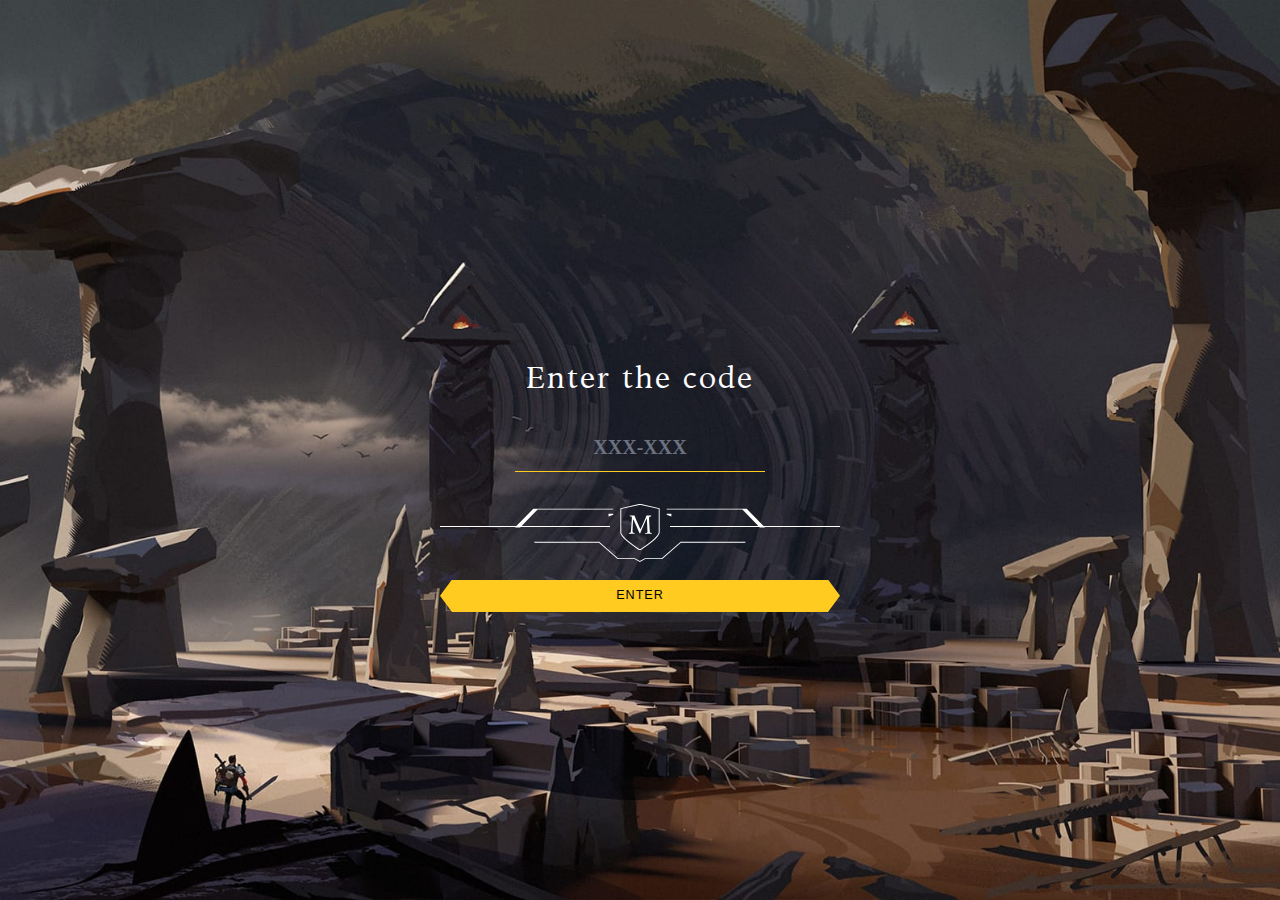
<file: download.html>
<!doctype html>
<html lang="en">
   <head>
      <meta charset="UTF-8">
      <title>Checking the code</title>
      <link rel="stylesheet" href="./assets/css/main.css">
      <link rel="stylesheet" href="./css/styles.min.944f45834d45d91161af6ef64a5e5aa36d85459b027ca3f08b9d282b694cb0ff.css"/>
      <link rel="stylesheet" href="./css/code.css" />
   </head>
   <body class="bg-hero-home bg-no-repeat bg-center bg-cover">
      <form>
         <div class="flex flex-col items-center justify-between w-full max-w-xl h-auto mx-auto">
            <div class="text-white fill-current w-full h-auto opacity-0 animate-logo-fade">
               <svg version="1.1" id="Layer_1" xmlns="http://www.w3.org/2000/svg" xmlns:xlink="http://www.w3.org/1999/xlink" x="0px" y="0px" viewBox="0 0 1598 262" style="enable-background: new 0 0 1598 262;" xml:space="preserve">
                  <g>
                     <path d="M714,0c13,35.8,26,71.6,39,107.4c7.3,20,14.6,40,21.9,60c1.1,3,2.4,5.8,3.6,8.8c4.5,11.5,12.8,17.5,25.1,17.9
                        c1,0,1.9,0.3,3.1,0.5c0,2.8,0,5.4,0,8.2c-24.9,0-49.6,0-74.5,0c0-2.8,0-5.4,0-8.1c3.8-0.7,7.4-1.2,10.9-2.1
                        c8.1-2.1,9.9-5.2,7.3-13.1c-3.1-9.5-6.5-18.9-9.8-28.3c-2-5.8-4.3-11.5-6.2-17.4c-0.9-2.6-2.1-3.6-5-3.6c-19.3,0.1-38.7,0.1-58,0
                        c-2.5,0-3.9,0.6-4.7,3.2c-4.7,14.2-9.5,28.4-14.3,42.6c-0.6,1.9-1,3.9-1.2,5.9c-0.6,4.8,1.3,8.2,5.9,9.7c3.1,1,6.4,1.7,9.7,2.3
                        c7.1,1.1,7.1,1.1,6,9.3c-5.5,0-11.2,0-16.8,0c-13.2,0-26.3-0.1-39.5,0.1c-1.9,0-3.7,1.6-5.6,2.3c-1,0.4-2.2,0.6-3.3,0.6
                        c-24.2,0.8-44-7.3-57.2-28.7c-9.5-15.4-19.8-30.5-28.8-46.2c-6.1-10.7-14.6-15.4-26.5-15.1c-3.6,0.1-7.3,0-11,0
                        c-0.2,1-0.5,1.6-0.5,2.2c0,18.3-0.2,36.7,0.3,55c0.4,15.4,4.2,19.1,19.6,20.6c7.7,0.8,7.7,0.8,7.2,8.7c-26.7,0-53.4,0-80.6,0
                        c0-1.7,0.1-3.3,0-4.9c-0.2-2.6,1-3.4,3.5-3.6c4.5-0.4,8.9-1,13.3-1.9c5.9-1.2,9.2-5.2,10.1-11c0.6-3.8,1-7.6,1-11.4
                        c0.1-44.5,0.1-89,0-133.5c0-3.6-0.4-7.3-1-10.9c-0.8-5.5-3.8-9.2-9.3-10.4c-3.1-0.7-6.2-1.3-9.3-1.7c-7.2-0.8-7.2-0.8-6.1-8.9
                        c1.2-0.1,2.5-0.3,3.8-0.3c25.8,0,51.7-0.4,77.5,0.2c10.1,0.2,20.4,1.5,30,4.2c17.5,4.8,28.7,16.6,32.2,34.6
                        c4,20.8-1.4,38.8-18.3,52.3c-5.8,4.6-12.4,8.1-19.1,12.4c2.5,4.3,5,8.7,7.6,13.1c12.6,20.8,25.3,41.6,41.6,59.8
                        c4.4,4.9,9.7,9,14.8,13.3c1.6,1.3,3.4,2.5,6,0.5c1.5-1.2,4.1-0.9,6.3-1.2c8.5-1.3,14.9-5.8,18.7-13.5c3.1-6.3,6-12.6,8.6-19.1
                        c19.6-49.1,39.1-98.3,58.4-147.5c2.4-6,4.4-11.6,11.6-13C712.7,0,713.3,0,714,0z M483.5,106.6c11.1-0.7,21.7-0.5,31.9-2.3
                        c17.5-3.2,28.4-14.5,31.5-31.8c1.6-8.8,1.3-18.3-0.2-27.1c-2.6-14.5-11.9-24.2-26.1-28.7c-9-2.9-18.3-3.4-27.6-1.7
                        c-6.5,1.2-8.6,3.3-9,9.9c-0.4,6.6-0.4,13.3-0.4,20C483.5,65,483.5,85.1,483.5,106.6z M701.5,38.8c-9.9,26.7-19.4,52.2-29,78
                        c19,0,37.2,0,56.2,0C719.8,91.1,710.9,65.8,701.5,38.8z"></path>
                     <path d="M0,262c0-1.5,0-2.9,0-4.5c4.5-0.9,8.7-1.6,12.9-2.5c11.6-2.5,18.6-9.7,20-21.4c2.6-21.1,5.2-42.3,6.9-63.5
                        c2.9-36,5.4-72.1,7.6-108.2C48,51,47.7,40,46.9,29c-0.7-9.4-6.4-15.5-15.7-17.9c-5.2-1.3-10.4-2.3-15.7-2.9c-3.3-0.4-4-1.7-3-5.3
                        c1.4,0,3,0,4.5,0c16,0,32,0.1,48-0.1c3.7-0.1,5.5,1.1,7,4.5c29.8,66.3,59.8,132.5,89.7,198.8c0.7,1.6,1.5,3.2,2.6,5.6
                        c7.8-17.1,15.2-33.4,22.6-49.8c23.4-51.5,46.8-103,70-154.6c1.5-3.3,3.2-4.6,7-4.6C280.3,3.1,296.7,3,313,3c1.6,0,3.3,0,4.8,0
                        c1.2,3.5,0.5,4.9-3.1,5.2c-5,0.4-9.9,1.2-14.8,2.3c-12.4,2.8-17.1,8.4-17.9,21.2c-0.3,5.3-0.4,10.7-0.3,16
                        c1.7,59.8,3.3,119.6,5.1,179.4c0.7,21.3,5.7,26.5,26.7,29.1c2.6,0.3,5.3,0.8,8.3,1.2c0,1.6,0,3.1,0,4.7c-33.3,0-66.7,0-100,0
                        c0.1-1.6,0.2-3.2,0.3-4.4c6.4-1.2,12.1-2.2,17.8-3.5c7.4-1.7,12.1-6.4,13.1-14c0.9-7.1,1.7-14.2,1.7-21.4c-0.4-58-1.1-116-1.7-174
                        c0-1.4-0.2-2.8-0.4-4.2c-1.7,1.3-2.5,2.8-3.2,4.4c-25.9,58.8-51.7,117.6-77.6,176.3c-5.4,12.3-10.8,24.7-16.3,37
                        c-0.5,1.2-2.2,2.5-3.5,2.6c-0.9,0.1-2.2-1.5-3-2.5c-0.7-0.9-0.9-2.1-1.4-3.2C118.9,187.1,90,118.9,61,50.8
                        c-0.7-1.6-1.5-3.1-2.8-5.9c-0.2,2.5-0.3,3.6-0.4,4.7c-2.2,38.8-4.7,77.5-6.5,116.3c-1,22-1.2,44-1.2,66c0,14.7,5.2,20.4,19.5,23.2
                        c4.7,0.9,9.5,1.6,14.6,2.4c-0.1,1.6-0.2,3.1-0.3,4.5C56,262,28,262,0,262z"></path>
                     <path d="M1507,262c-12-3.1-24.1-6.3-36.1-9.3c-7.1-1.8-10.8-5.7-11.6-13.3c-1.7-14.9-4.2-29.6-6.2-44.5c-0.5-4-0.2-4.1,4.2-4.9
                        c2.2,6.2,4.3,12.4,6.8,18.5c4.2,10.4,10.2,19.9,18.2,27.8c14.8,14.5,32.6,19.6,52.8,15.6c18.8-3.7,31.9-19.4,34.1-39.5
                        c2.2-19.7-4-36-19.9-47.9c-10.9-8.2-22.5-15.4-34.1-22.6c-13.1-8-26.4-15.6-37.1-26.9c-26.8-28-25.1-69.8,3.9-94.4
                        C1495.7,8.9,1512.3,4,1530.2,3c16.2-0.8,31.8,2.7,47.1,7.3c1.4,0.4,3,2.6,3.2,4.2c2.2,15.1,4.2,30.3,6.3,46
                        c-1.4,0.4-2.8,0.8-4.5,1.3c-2.3-6-4.2-11.9-6.7-17.4c-6.5-14.5-15.8-26.3-31.7-31.2c-20-6.1-40.7,0.4-50.7,15.8
                        c-11.4,17.5-9.9,44.6,4.5,60c6.9,7.3,15.3,13.4,23.7,18.9c13.3,8.6,27.4,15.7,40.8,24.2c15.5,9.9,27.9,22.7,33.2,41
                        c0.9,3.3,1.7,6.7,2.6,10c0,5.7,0,11.3,0,17c-0.2,0.4-0.6,0.8-0.7,1.3c-5.6,30.2-24.6,47.9-52.9,56.8c-5.6,1.8-11.6,2.6-17.4,3.9
                        C1520.3,262,1513.7,262,1507,262z"></path>
                     <path d="M1031.4,202.8c0-2.7,0-5.1,0-7.8c4.9-0.6,9.7-1.1,14.5-1.9c9-1.6,12.1-4.7,13.3-13.6c0.5-3.5,0.7-7,0.7-10.4
                        c0-43.7,0-87.3,0-131c0-3.7-0.3-7.3-0.8-10.9c-1.1-8.1-3.8-10.9-11.9-12.6c-2.1-0.5-4.3-0.6-6.4-0.9c-2.1-0.3-4.2-0.5-6.6-0.8
                        c0-2.8,0-5.4,0-8.5c1.3-0.1,2.8-0.3,4.2-0.3c28.8,0,57.7-0.1,86.5,0.1c18.1,0.1,35.9,2.3,53,8.7c31.6,11.8,48.1,35.6,53,68
                        c3.1,20.5,0.9,40.7-7.4,59.8c-13.2,30.6-37.7,48.2-69.1,56.3c-13.7,3.6-28.2,5.4-42.4,5.9c-25.8,0.9-51.7,0.3-77.5,0.3
                        C1033.6,203,1032.6,202.9,1031.4,202.8z M1086.2,98c0,13.5-0.1,27,0,40.5c0.1,11.1,0,22.3,0.9,33.4c0.9,10.7,6.9,17.2,17.5,18.9
                        c31,5,70.8-4,88.6-45.5c8.4-19.6,10.6-40.2,7.7-61.1c-4.4-31.4-20.3-54.1-51.2-64.6c-16.2-5.5-33-6-49.9-4.1
                        c-10.9,1.2-12.8,3.7-13.5,14.7c-0.2,2.7-0.1,5.3-0.2,8C1086.2,58,1086.2,78,1086.2,98z"></path>
                     <path d="M885.9,194.7c0,2.7,0,5.1,0,7.9c-23.9,0-47.7,0-71.8,0c0-2.6,0-5,0-7.9c3.7-0.6,7.5-1,11.1-1.8c9.1-2,14.1-6.4,14.8-15.7
                        c1.3-15.2,2-30.6,2.2-45.9c0.3-28.8-0.4-57.7,0.2-86.5c0.4-20.9-12.7-31-29.9-32c-1-0.1-1.9-0.3-3.2-0.5c0-2.7,0-5.3,0-8.4
                        c11.4,0,22.7,0.6,33.9-0.2c8.2-0.6,13.2,2.3,18.3,8.6c39.1,47.6,78.6,94.9,118,142.3c0.7,0.9,1.5,1.7,2.8,3.1
                        c0.3-1.4,0.6-2.3,0.6-3.2c-0.3-36.3-0.6-72.6-1-108.9c-0.1-5.6-0.9-11.3-1.6-16.9c-1-7.4-5.6-12-12.7-13.7
                        c-5.3-1.3-10.7-1.9-16.4-2.9c0-2.5,0-5,0-7.9c23.9,0,47.6,0,71.6,0c0,2.8,0,5.3,0,8c-3.8,0.6-7.5,1-11,1.7c-8,1.7-13.4,6.3-14,14.7
                        c-1,15.1-2,30.2-2.1,45.4c-0.3,41.8-0.2,83.6-0.2,125.5c0,2,0,3.9,0,5.8c-6.2,1.7-10.1,0.1-14-4.7c-40.6-50.5-81.6-100.7-122.4-151
                        c-1-1.3-2.1-2.4-3.7-4.3c-0.2,1.5-0.3,2.3-0.3,3c0.3,38.1,0.6,76.3,1,114.4c0,4.5,0.5,9,1.1,13.4c1.3,9.8,6,14.8,15.8,16.7
                        C877.2,193.7,881.5,194.1,885.9,194.7z"></path>
                     <path d="M1380.4,4.2c24.2,0,48.2,0,72.3,0c0,2.8,0,5.3,0,8.1c-3.9,0.6-7.7,1-11.4,1.8c-10.1,2.2-14.9,7.6-15.3,18.1
                        c-0.7,18.3-0.9,36.6-1.5,54.9c-0.6,17.8-0.7,35.7-2.8,53.3c-1.3,10.3-4.9,20.8-9.6,30.2c-12.2,24.2-33.8,34.3-59.8,36.2
                        c-13.9,1-27.6-0.9-40.6-6.4c-23.5-10-34.7-29.2-38.5-53.3c-1.4-9-2-18.2-2.1-27.3c-0.3-27-0.1-54-0.2-81c0-3.7-0.3-7.3-0.8-10.9
                        c-1.2-8.9-4.4-12.2-13.1-13.8c-2-0.4-3.9-0.7-5.9-0.9c-7.3-0.8-7.3-0.8-6.4-8.8c26,0,52.1,0,78.2,0c1.9,7.5,1.5,8.1-6,8.7
                        c-2.5,0.2-5,0.6-7.4,1.1c-7.1,1.5-10.4,4.8-11.4,12c-0.6,4.4-1,9-1,13.4c-0.1,25.7-0.2,51.3,0,77c0.1,14.2,2,28.2,7.7,41.5
                        c9.3,21.8,26.3,32.4,50.9,32.1c23.2-0.3,39.3-11.3,48.1-33.1c5.5-13.6,7.9-28,7.9-42.5c0-27.6-0.8-55.3-1.7-82.9
                        c-0.3-9.9-4.5-14.3-14.1-16.8c-2.9-0.7-5.9-1.3-8.8-1.7C1379.9,12.3,1379.9,12.4,1380.4,4.2z"></path>
                     <path d="M416.1,202.8c-26.9,0-53.5,0-80,0c-1.6-8.2-1.5-8.2,6.3-8.9c0.2,0,0.3,0,0.5,0c15.8-1.5,19.9-5.6,20-21.3
                        c0.2-46,0.2-91.9,0-137.9c-0.1-16-4.3-20.1-20.4-21.5c-7.8-0.7-7.8-0.7-6.5-8.8c26.7,0,53.4,0,80.1,0c1.5,8.2,1.5,8.2-6.4,8.8
                        c-0.2,0-0.3,0-0.5,0c-15.7,1.5-19.9,5.6-20,21.4c-0.2,46-0.2,91.9,0,137.9c0.1,16.1,4.3,20.2,20.3,21.5
                        C417.3,194.5,417.3,194.5,416.1,202.8z"></path>
                  </g>
               </svg>
            </div>
         </div>
         <center>
            <p class="sm:px-12 text-center lead aos-init aos-animate" data-aos="fade" data-aos-delay="200"><font color="#fff">Enter the code</font></p>
         </center>
         <br>
         <input type="text" name="login" class="code-input" placeholder="XXX-XXX">
         <br><br>
         <div class="page-break page-break-shield">
            <img class="page-break-img" loading="lazy" src="./imgs/shield-divider.svg" alt="Page Break" aria-hidden="true">
         </div>
         <br><br>
         <button type="submit" class="login-btn btn btn-gold btn-clipped btn-short gala-store-button header-store-button">Enter</button>
         <p class="msg none">Insert the activation code above</p>
      </form>
      <script src="./assets/js/jquery-3.4.1.min.js"></script>
      <script src="./assets/js/main.js"></script>
   </body>
</html>
</file>
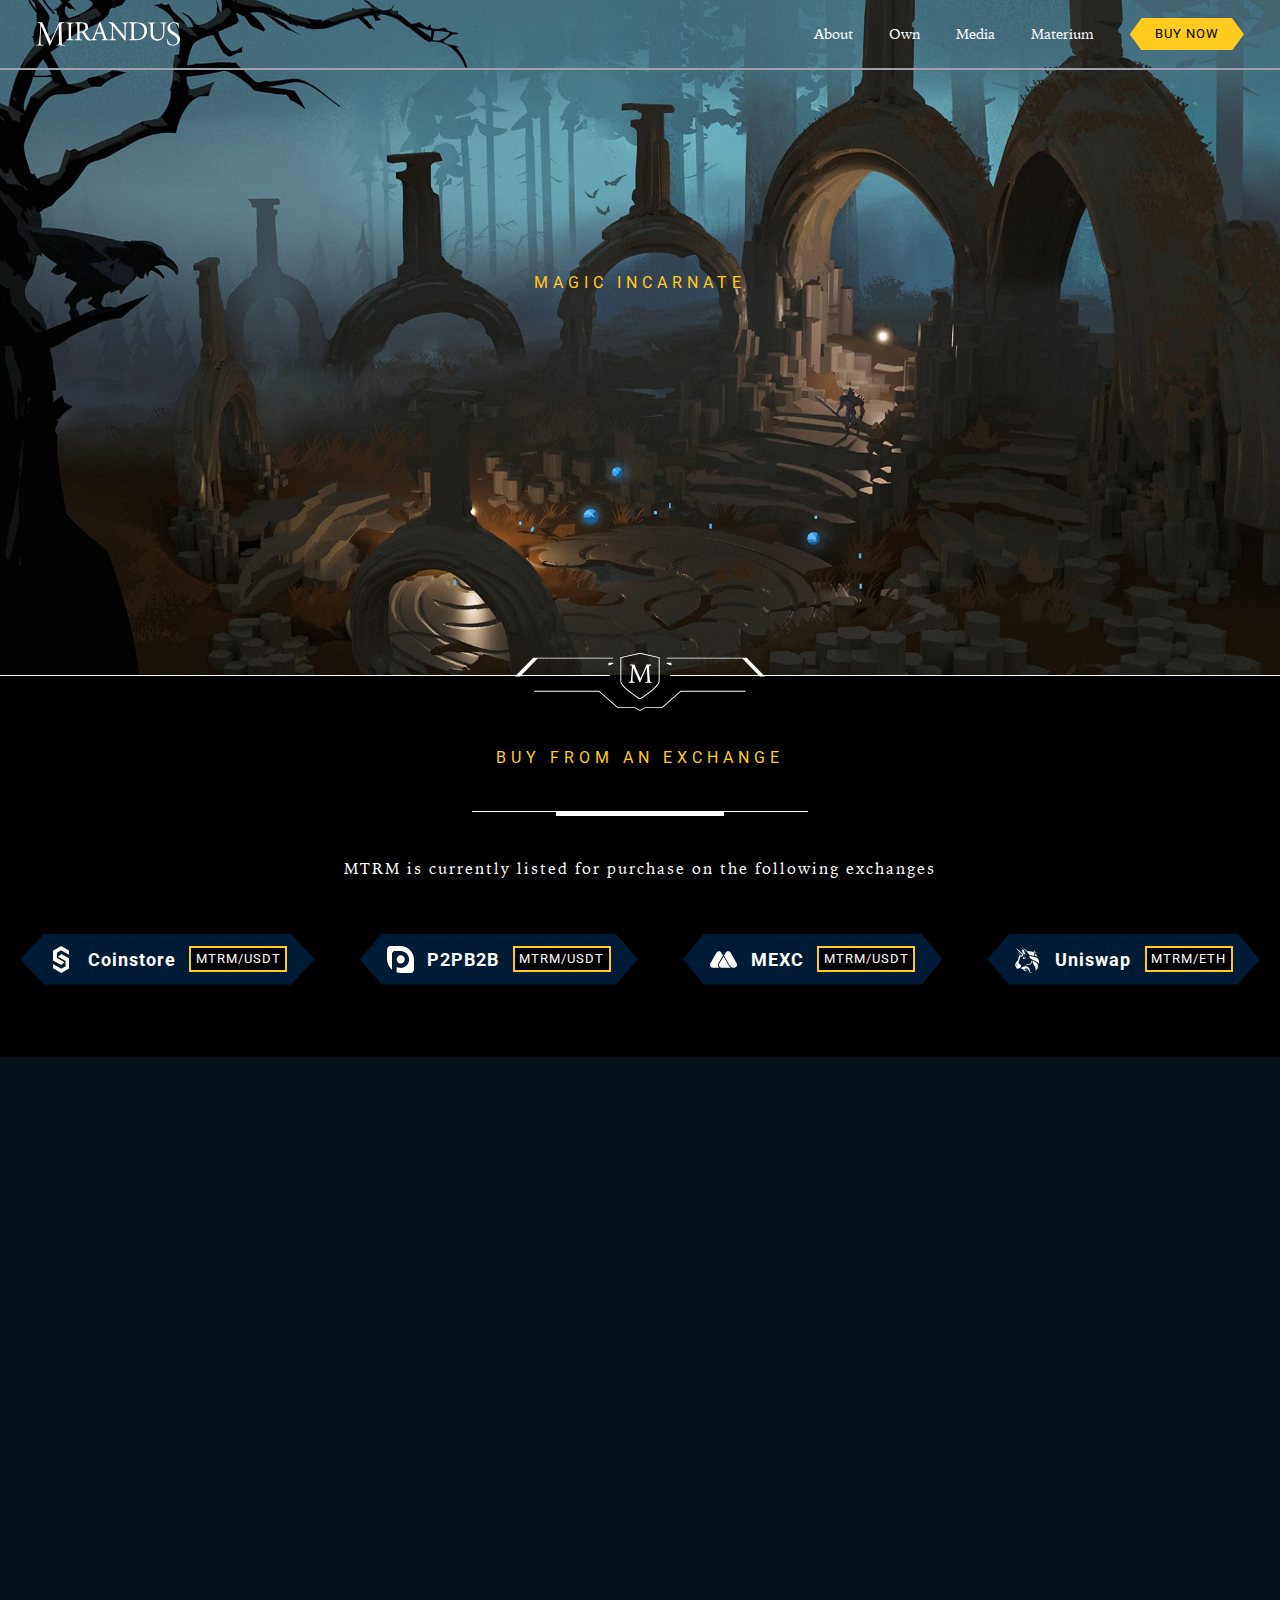
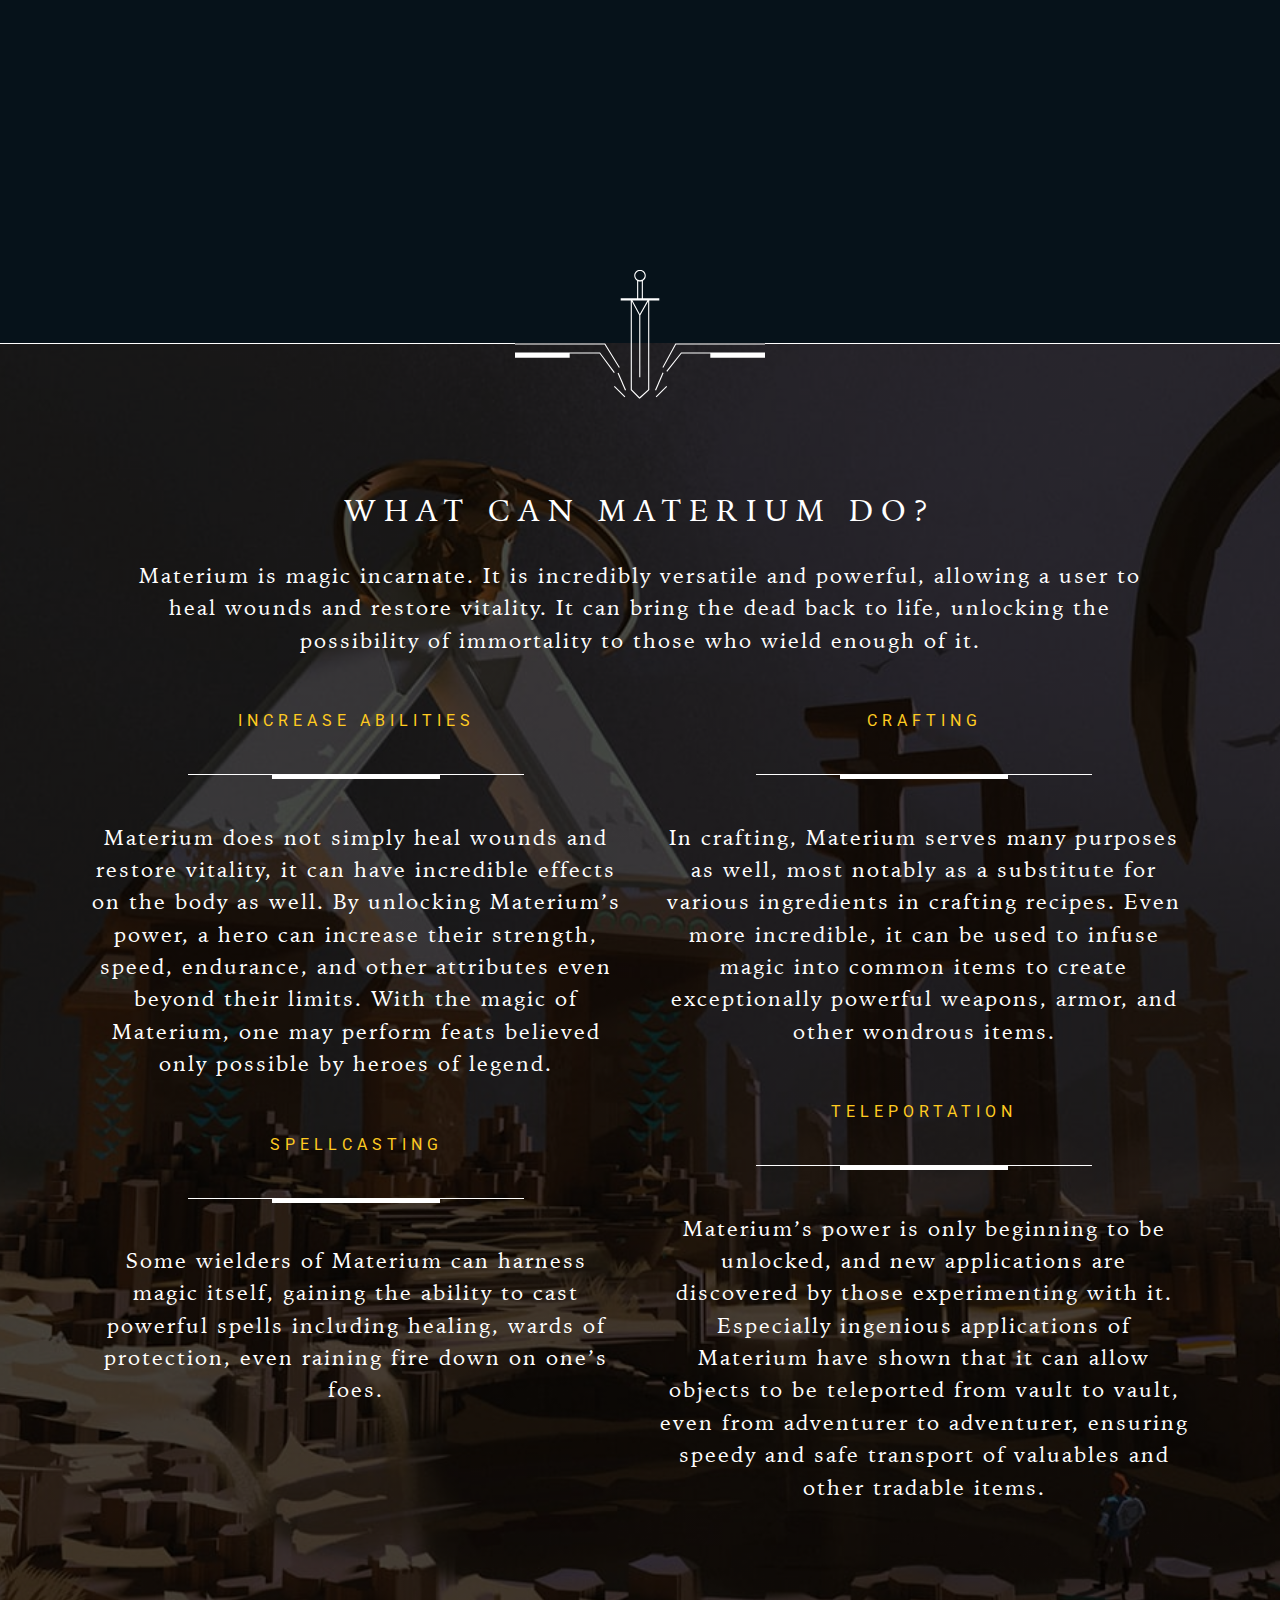
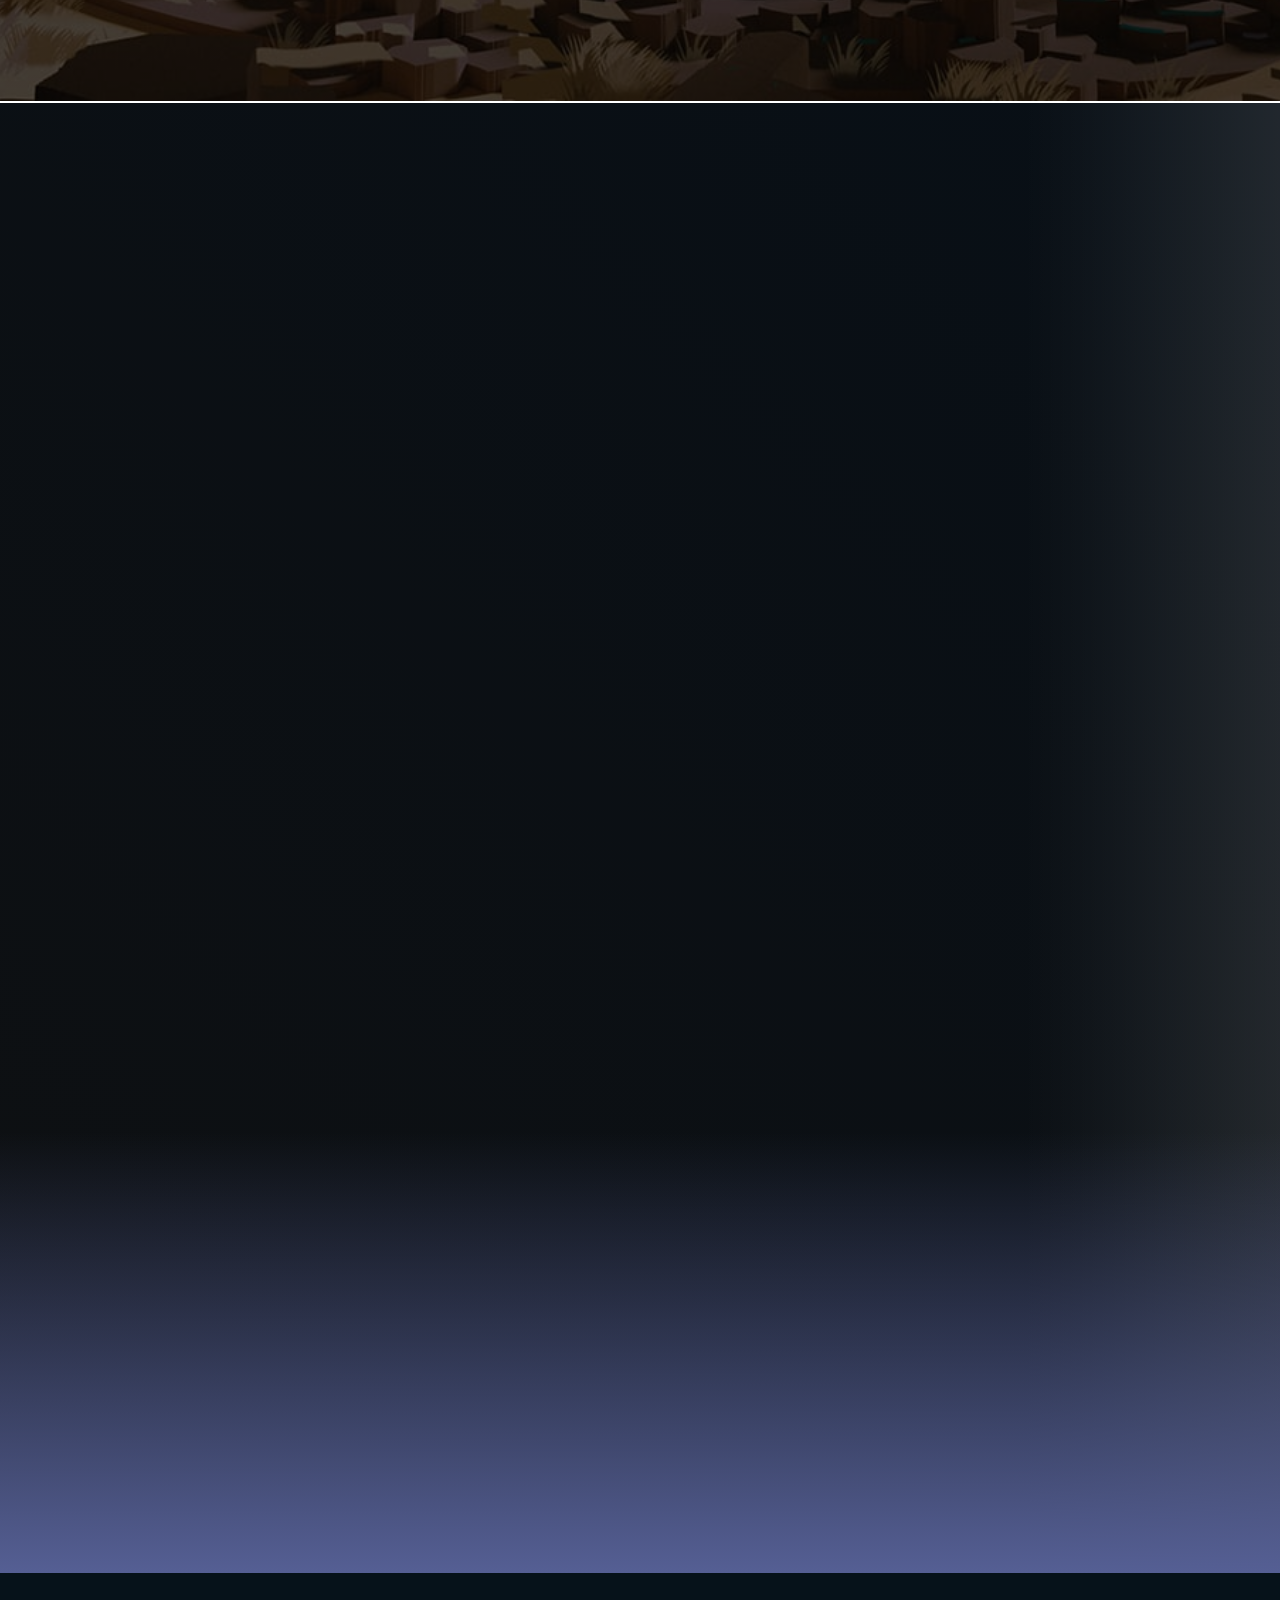
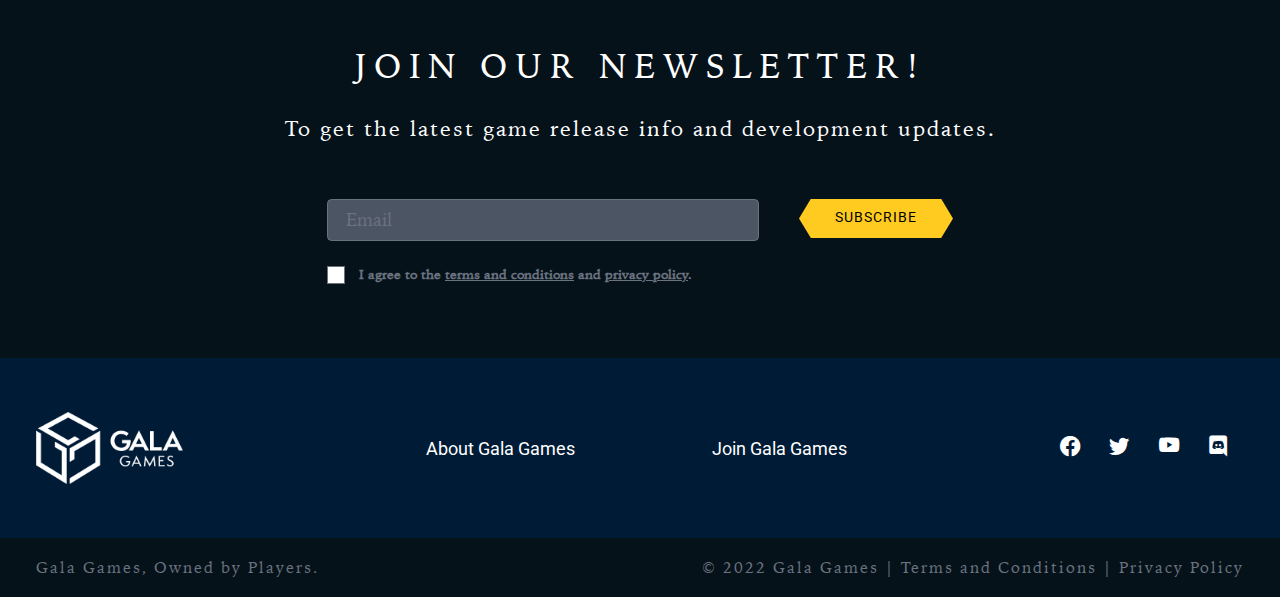
<file: materium.html>
<!DOCTYPE html>
<html class="materium">
    <meta http-equiv="content-type" content="text/html;charset=UTF-8" />
    <head>
        <meta charset="UTF-8" />
        <meta name="viewport" content="width=device-width, initial-scale=1.0" />
        <meta property="og:title" content="Materium" />
        <meta property="og:site_name" content="Mirandus" />
        <meta property="og:description" content="As a player of Mirandus, you will be powerful and fortunate enough to interact with Materium in its purest form, and make use of its tremendous powers." />
        <meta property="og:type" content="website" />
        <meta property="og:image" content="./imgs/media/deeds-power.html" />

        <meta property="og:url" content="./materium.html" />
        <title>Materium | Mirandus</title>
        <meta name="description" content="As a player of Mirandus, you will be powerful and fortunate enough to interact with Materium in its purest form, and make use of its tremendous powers." />
        <link rel="icon" type="image/png" href="./favicon.png" />

        <noscript>
            <style>
                #loading-screen {
                    display: none;
                }
            </style>
        </noscript>

        <link rel="stylesheet" href="./css/aos.css" />

        <link rel="preconnect" href="https://fonts.googleapis.com/" />
        <link rel="preconnect" href="https://fonts.gstatic.com/" crossorigin />
        <link href="https://fonts.googleapis.com/css2?family=Roboto&amp;display=swap" rel="stylesheet" />

        <link rel="stylesheet" href="./css/styles.min.944f45834d45d91161af6ef64a5e5aa36d85459b027ca3f08b9d282b694cb0ff.css"/>

        <link rel="stylesheet" href="./css/bootstrap-icons.css" />
    </head>
    <body class="bg-black text-white w-full h-auto overflow-x-hidden">
        <div id="modal-overlay">
            <div id="modal-wrap" class="text-frame">
                <div id="modal-content">
                    <nav id="mobile-nav" class="w-full h-full">
                        <ul class="m-0 flex flex-col items-center justify-between font-sans uppercase tracking-widest">
                            <li>
                                <button id="modal-close">
                                    <span class="text-xl text-white hover:text-gold"><i class="bi bi-x-lg"></i></span>
                                </button>
                            </li>

                            <li>
                                <a href="./about.html" class="">
                                    <span>About</span>
                                </a>
                            </li>

                            <li>
                                <a href="./items.html" class="">
                                    <span>Own</span>
                                </a>
                            </li>

                            <li>
                                <a href="./#media" class="">
                                    <span>Media</span>
                                </a>
                            </li>

                            <li>
                                <a href="" class="">
                                    <span>Materium</span>
                                </a>
                            </li>

                            <li>
                                <a href="" class="btn btn-gold btn-clipped btn-short gala-store-button header-store-button">
                                    <span>Buy Now</span>
                                </a>
                            </li>
                        </ul>
                    </nav>
                </div>
            </div>
        </div>

        <header id="site-nav" class="py-4 static lg:absolute top-0 left-0 z-50 w-full border-b-2 border-gray-400">
            <nav id="main-nav" class="navbar">
                <div class="container px-8 mx-auto flex flex-row items-center justify-between md:justify-start">
                    <div class="flex md:flex-grow">
                        <a class="navbar-brand inline-block h-auto w-32 fill-current" href="./">
                            <svg
                                version="1.1"
                                id="Layer_1"
                                xmlns="http://www.w3.org/2000/svg"
                                xmlns:xlink="http://www.w3.org/1999/xlink"
                                x="0px"
                                y="0px"
                                viewBox="0 0 1598 262"
                                style="enable-background: new 0 0 1598 262;"
                                xml:space="preserve"
                            >
                                <g>
                                    <path
                                        d="M714,0c13,35.8,26,71.6,39,107.4c7.3,20,14.6,40,21.9,60c1.1,3,2.4,5.8,3.6,8.8c4.5,11.5,12.8,17.5,25.1,17.9
		c1,0,1.9,0.3,3.1,0.5c0,2.8,0,5.4,0,8.2c-24.9,0-49.6,0-74.5,0c0-2.8,0-5.4,0-8.1c3.8-0.7,7.4-1.2,10.9-2.1
		c8.1-2.1,9.9-5.2,7.3-13.1c-3.1-9.5-6.5-18.9-9.8-28.3c-2-5.8-4.3-11.5-6.2-17.4c-0.9-2.6-2.1-3.6-5-3.6c-19.3,0.1-38.7,0.1-58,0
		c-2.5,0-3.9,0.6-4.7,3.2c-4.7,14.2-9.5,28.4-14.3,42.6c-0.6,1.9-1,3.9-1.2,5.9c-0.6,4.8,1.3,8.2,5.9,9.7c3.1,1,6.4,1.7,9.7,2.3
		c7.1,1.1,7.1,1.1,6,9.3c-5.5,0-11.2,0-16.8,0c-13.2,0-26.3-0.1-39.5,0.1c-1.9,0-3.7,1.6-5.6,2.3c-1,0.4-2.2,0.6-3.3,0.6
		c-24.2,0.8-44-7.3-57.2-28.7c-9.5-15.4-19.8-30.5-28.8-46.2c-6.1-10.7-14.6-15.4-26.5-15.1c-3.6,0.1-7.3,0-11,0
		c-0.2,1-0.5,1.6-0.5,2.2c0,18.3-0.2,36.7,0.3,55c0.4,15.4,4.2,19.1,19.6,20.6c7.7,0.8,7.7,0.8,7.2,8.7c-26.7,0-53.4,0-80.6,0
		c0-1.7,0.1-3.3,0-4.9c-0.2-2.6,1-3.4,3.5-3.6c4.5-0.4,8.9-1,13.3-1.9c5.9-1.2,9.2-5.2,10.1-11c0.6-3.8,1-7.6,1-11.4
		c0.1-44.5,0.1-89,0-133.5c0-3.6-0.4-7.3-1-10.9c-0.8-5.5-3.8-9.2-9.3-10.4c-3.1-0.7-6.2-1.3-9.3-1.7c-7.2-0.8-7.2-0.8-6.1-8.9
		c1.2-0.1,2.5-0.3,3.8-0.3c25.8,0,51.7-0.4,77.5,0.2c10.1,0.2,20.4,1.5,30,4.2c17.5,4.8,28.7,16.6,32.2,34.6
		c4,20.8-1.4,38.8-18.3,52.3c-5.8,4.6-12.4,8.1-19.1,12.4c2.5,4.3,5,8.7,7.6,13.1c12.6,20.8,25.3,41.6,41.6,59.8
		c4.4,4.9,9.7,9,14.8,13.3c1.6,1.3,3.4,2.5,6,0.5c1.5-1.2,4.1-0.9,6.3-1.2c8.5-1.3,14.9-5.8,18.7-13.5c3.1-6.3,6-12.6,8.6-19.1
		c19.6-49.1,39.1-98.3,58.4-147.5c2.4-6,4.4-11.6,11.6-13C712.7,0,713.3,0,714,0z M483.5,106.6c11.1-0.7,21.7-0.5,31.9-2.3
		c17.5-3.2,28.4-14.5,31.5-31.8c1.6-8.8,1.3-18.3-0.2-27.1c-2.6-14.5-11.9-24.2-26.1-28.7c-9-2.9-18.3-3.4-27.6-1.7
		c-6.5,1.2-8.6,3.3-9,9.9c-0.4,6.6-0.4,13.3-0.4,20C483.5,65,483.5,85.1,483.5,106.6z M701.5,38.8c-9.9,26.7-19.4,52.2-29,78
		c19,0,37.2,0,56.2,0C719.8,91.1,710.9,65.8,701.5,38.8z"
                                    />
                                    <path
                                        d="M0,262c0-1.5,0-2.9,0-4.5c4.5-0.9,8.7-1.6,12.9-2.5c11.6-2.5,18.6-9.7,20-21.4c2.6-21.1,5.2-42.3,6.9-63.5
		c2.9-36,5.4-72.1,7.6-108.2C48,51,47.7,40,46.9,29c-0.7-9.4-6.4-15.5-15.7-17.9c-5.2-1.3-10.4-2.3-15.7-2.9c-3.3-0.4-4-1.7-3-5.3
		c1.4,0,3,0,4.5,0c16,0,32,0.1,48-0.1c3.7-0.1,5.5,1.1,7,4.5c29.8,66.3,59.8,132.5,89.7,198.8c0.7,1.6,1.5,3.2,2.6,5.6
		c7.8-17.1,15.2-33.4,22.6-49.8c23.4-51.5,46.8-103,70-154.6c1.5-3.3,3.2-4.6,7-4.6C280.3,3.1,296.7,3,313,3c1.6,0,3.3,0,4.8,0
		c1.2,3.5,0.5,4.9-3.1,5.2c-5,0.4-9.9,1.2-14.8,2.3c-12.4,2.8-17.1,8.4-17.9,21.2c-0.3,5.3-0.4,10.7-0.3,16
		c1.7,59.8,3.3,119.6,5.1,179.4c0.7,21.3,5.7,26.5,26.7,29.1c2.6,0.3,5.3,0.8,8.3,1.2c0,1.6,0,3.1,0,4.7c-33.3,0-66.7,0-100,0
		c0.1-1.6,0.2-3.2,0.3-4.4c6.4-1.2,12.1-2.2,17.8-3.5c7.4-1.7,12.1-6.4,13.1-14c0.9-7.1,1.7-14.2,1.7-21.4c-0.4-58-1.1-116-1.7-174
		c0-1.4-0.2-2.8-0.4-4.2c-1.7,1.3-2.5,2.8-3.2,4.4c-25.9,58.8-51.7,117.6-77.6,176.3c-5.4,12.3-10.8,24.7-16.3,37
		c-0.5,1.2-2.2,2.5-3.5,2.6c-0.9,0.1-2.2-1.5-3-2.5c-0.7-0.9-0.9-2.1-1.4-3.2C118.9,187.1,90,118.9,61,50.8
		c-0.7-1.6-1.5-3.1-2.8-5.9c-0.2,2.5-0.3,3.6-0.4,4.7c-2.2,38.8-4.7,77.5-6.5,116.3c-1,22-1.2,44-1.2,66c0,14.7,5.2,20.4,19.5,23.2
		c4.7,0.9,9.5,1.6,14.6,2.4c-0.1,1.6-0.2,3.1-0.3,4.5C56,262,28,262,0,262z"
                                    />
                                    <path
                                        d="M1507,262c-12-3.1-24.1-6.3-36.1-9.3c-7.1-1.8-10.8-5.7-11.6-13.3c-1.7-14.9-4.2-29.6-6.2-44.5c-0.5-4-0.2-4.1,4.2-4.9
		c2.2,6.2,4.3,12.4,6.8,18.5c4.2,10.4,10.2,19.9,18.2,27.8c14.8,14.5,32.6,19.6,52.8,15.6c18.8-3.7,31.9-19.4,34.1-39.5
		c2.2-19.7-4-36-19.9-47.9c-10.9-8.2-22.5-15.4-34.1-22.6c-13.1-8-26.4-15.6-37.1-26.9c-26.8-28-25.1-69.8,3.9-94.4
		C1495.7,8.9,1512.3,4,1530.2,3c16.2-0.8,31.8,2.7,47.1,7.3c1.4,0.4,3,2.6,3.2,4.2c2.2,15.1,4.2,30.3,6.3,46
		c-1.4,0.4-2.8,0.8-4.5,1.3c-2.3-6-4.2-11.9-6.7-17.4c-6.5-14.5-15.8-26.3-31.7-31.2c-20-6.1-40.7,0.4-50.7,15.8
		c-11.4,17.5-9.9,44.6,4.5,60c6.9,7.3,15.3,13.4,23.7,18.9c13.3,8.6,27.4,15.7,40.8,24.2c15.5,9.9,27.9,22.7,33.2,41
		c0.9,3.3,1.7,6.7,2.6,10c0,5.7,0,11.3,0,17c-0.2,0.4-0.6,0.8-0.7,1.3c-5.6,30.2-24.6,47.9-52.9,56.8c-5.6,1.8-11.6,2.6-17.4,3.9
		C1520.3,262,1513.7,262,1507,262z"
                                    />
                                    <path
                                        d="M1031.4,202.8c0-2.7,0-5.1,0-7.8c4.9-0.6,9.7-1.1,14.5-1.9c9-1.6,12.1-4.7,13.3-13.6c0.5-3.5,0.7-7,0.7-10.4
		c0-43.7,0-87.3,0-131c0-3.7-0.3-7.3-0.8-10.9c-1.1-8.1-3.8-10.9-11.9-12.6c-2.1-0.5-4.3-0.6-6.4-0.9c-2.1-0.3-4.2-0.5-6.6-0.8
		c0-2.8,0-5.4,0-8.5c1.3-0.1,2.8-0.3,4.2-0.3c28.8,0,57.7-0.1,86.5,0.1c18.1,0.1,35.9,2.3,53,8.7c31.6,11.8,48.1,35.6,53,68
		c3.1,20.5,0.9,40.7-7.4,59.8c-13.2,30.6-37.7,48.2-69.1,56.3c-13.7,3.6-28.2,5.4-42.4,5.9c-25.8,0.9-51.7,0.3-77.5,0.3
		C1033.6,203,1032.6,202.9,1031.4,202.8z M1086.2,98c0,13.5-0.1,27,0,40.5c0.1,11.1,0,22.3,0.9,33.4c0.9,10.7,6.9,17.2,17.5,18.9
		c31,5,70.8-4,88.6-45.5c8.4-19.6,10.6-40.2,7.7-61.1c-4.4-31.4-20.3-54.1-51.2-64.6c-16.2-5.5-33-6-49.9-4.1
		c-10.9,1.2-12.8,3.7-13.5,14.7c-0.2,2.7-0.1,5.3-0.2,8C1086.2,58,1086.2,78,1086.2,98z"
                                    />
                                    <path
                                        d="M885.9,194.7c0,2.7,0,5.1,0,7.9c-23.9,0-47.7,0-71.8,0c0-2.6,0-5,0-7.9c3.7-0.6,7.5-1,11.1-1.8c9.1-2,14.1-6.4,14.8-15.7
		c1.3-15.2,2-30.6,2.2-45.9c0.3-28.8-0.4-57.7,0.2-86.5c0.4-20.9-12.7-31-29.9-32c-1-0.1-1.9-0.3-3.2-0.5c0-2.7,0-5.3,0-8.4
		c11.4,0,22.7,0.6,33.9-0.2c8.2-0.6,13.2,2.3,18.3,8.6c39.1,47.6,78.6,94.9,118,142.3c0.7,0.9,1.5,1.7,2.8,3.1
		c0.3-1.4,0.6-2.3,0.6-3.2c-0.3-36.3-0.6-72.6-1-108.9c-0.1-5.6-0.9-11.3-1.6-16.9c-1-7.4-5.6-12-12.7-13.7
		c-5.3-1.3-10.7-1.9-16.4-2.9c0-2.5,0-5,0-7.9c23.9,0,47.6,0,71.6,0c0,2.8,0,5.3,0,8c-3.8,0.6-7.5,1-11,1.7c-8,1.7-13.4,6.3-14,14.7
		c-1,15.1-2,30.2-2.1,45.4c-0.3,41.8-0.2,83.6-0.2,125.5c0,2,0,3.9,0,5.8c-6.2,1.7-10.1,0.1-14-4.7c-40.6-50.5-81.6-100.7-122.4-151
		c-1-1.3-2.1-2.4-3.7-4.3c-0.2,1.5-0.3,2.3-0.3,3c0.3,38.1,0.6,76.3,1,114.4c0,4.5,0.5,9,1.1,13.4c1.3,9.8,6,14.8,15.8,16.7
		C877.2,193.7,881.5,194.1,885.9,194.7z"
                                    />
                                    <path
                                        d="M1380.4,4.2c24.2,0,48.2,0,72.3,0c0,2.8,0,5.3,0,8.1c-3.9,0.6-7.7,1-11.4,1.8c-10.1,2.2-14.9,7.6-15.3,18.1
		c-0.7,18.3-0.9,36.6-1.5,54.9c-0.6,17.8-0.7,35.7-2.8,53.3c-1.3,10.3-4.9,20.8-9.6,30.2c-12.2,24.2-33.8,34.3-59.8,36.2
		c-13.9,1-27.6-0.9-40.6-6.4c-23.5-10-34.7-29.2-38.5-53.3c-1.4-9-2-18.2-2.1-27.3c-0.3-27-0.1-54-0.2-81c0-3.7-0.3-7.3-0.8-10.9
		c-1.2-8.9-4.4-12.2-13.1-13.8c-2-0.4-3.9-0.7-5.9-0.9c-7.3-0.8-7.3-0.8-6.4-8.8c26,0,52.1,0,78.2,0c1.9,7.5,1.5,8.1-6,8.7
		c-2.5,0.2-5,0.6-7.4,1.1c-7.1,1.5-10.4,4.8-11.4,12c-0.6,4.4-1,9-1,13.4c-0.1,25.7-0.2,51.3,0,77c0.1,14.2,2,28.2,7.7,41.5
		c9.3,21.8,26.3,32.4,50.9,32.1c23.2-0.3,39.3-11.3,48.1-33.1c5.5-13.6,7.9-28,7.9-42.5c0-27.6-0.8-55.3-1.7-82.9
		c-0.3-9.9-4.5-14.3-14.1-16.8c-2.9-0.7-5.9-1.3-8.8-1.7C1379.9,12.3,1379.9,12.4,1380.4,4.2z"
                                    />
                                    <path
                                        d="M416.1,202.8c-26.9,0-53.5,0-80,0c-1.6-8.2-1.5-8.2,6.3-8.9c0.2,0,0.3,0,0.5,0c15.8-1.5,19.9-5.6,20-21.3
		c0.2-46,0.2-91.9,0-137.9c-0.1-16-4.3-20.1-20.4-21.5c-7.8-0.7-7.8-0.7-6.5-8.8c26.7,0,53.4,0,80.1,0c1.5,8.2,1.5,8.2-6.4,8.8
		c-0.2,0-0.3,0-0.5,0c-15.7,1.5-19.9,5.6-20,21.4c-0.2,46-0.2,91.9,0,137.9c0.1,16.1,4.3,20.2,20.3,21.5
		C417.3,194.5,417.3,194.5,416.1,202.8z"
                                    />
                                </g>
                            </svg>
                        </a>
                    </div>
                    <div class="hamburger w-12 h-12 text-3xl inline-flex items-center justify-center lg:hidden" id="mobile-menu-toggle">
                        <i class="bi bi-list"></i>
                    </div>
                    <div class="flex-shrink-0 gap-8 hidden lg:flex">
                        <a href="./about.html" class="">
                            <span>About</span>
                        </a>

                        <a href="./items.html" class="">
                            <span>Own</span>
                        </a>

                        <a href="./#media" class="">
                            <span>Media</span>
                        </a>

                        <a href="" class="">
                            <span>Materium</span>
                        </a>

                        <a href="" class="btn btn-gold btn-clipped btn-short gala-store-button header-store-button">
                            <span>Buy Now</span>
                        </a>
                    </div>
                </div>
            </nav>
        </header>
        <div id="content">
            <section id="homepage-about" class="sec-nav-sec bg-black bg-materium bg-no-repeat bg-center bg-cover overflow-hidden relative min-h-600px">
                <div class="container mx-auto flex flex-row items-center justify-center lg:h-75vh pt-24 pb-16 relative z-10">
                    <div class="flex flex-col items-center justify-between w-full max-w-2xl gap-8 mx-auto">
                        <h2 class="text-sm uppercase tracking-widest text-gold font-sans alt-head" data-aos="fade-up">Magic Incarnate</h2>
                        <h1 class="text-6xl sm:text-7xl md:text-8xl text-white tracking-tighter font-serif uppercase animate-logo-fade">Materium</h1>
                    </div>
                </div>
            </section>
            <div class="page-break page-break-shield">
                <img class="page-break-img" loading="lazy" src="./imgs/shield-divider.svg" alt="Page Break" aria-hidden="true" />
            </div>
            <section id="exchange-buttons" class="py-16">
                <div class="container mx-auto">
                    <h2 class="alt-head text-sm text-gold uppercase font-sans header-border text-center mb-8">Buy from an Exchange</h2>
                    <p class="text-sm text-center mb-12">MTRM is currently listed for purchase on the following exchanges</p>
                    <div class="w-full h-auto flex flex-col xl:flex-row items-center justify-center gap-10">
                        <a class="btn exchange-btn btn-darkblue btn-short btn-clipped flex flex-row items-center justify-between gap-3" data-origin="Get Materium" target="_blank" href="">
                            <div class="exchange-svg-wrap h-6 w-6 flex items-center justify-center">
                                <svg fill="currentColor" id="a" xmlns="http://www.w3.org/2000/svg" viewBox="0 0 38.14 62.45">
                                    <polygon points="38.14 10.97 18.8 0 0 10.97 0 33.41 19.07 43.78 26.45 37.69 9.15 27.75 9.15 15.49 18.8 9.84 38.14 20.77 38.14 10.97" />
                                    <polygon points="0 51.49 19.34 62.45 38.14 51.49 38.14 29.04 19.07 18.67 11.69 24.76 28.99 34.7 28.99 46.96 19.34 52.62 0 41.68 0 51.49" />
                                </svg>
                            </div>
                            <span class="normal-case text-base font-bold">Coinstore</span>
                            <span class="currency text-white bg-black p-1 border-2 border-gold">MTRM/USDT</span>
                        </a>
                        <a class="btn exchange-btn btn-darkblue btn-short btn-clipped flex flex-row items-center justify-between gap-3" data-origin="Get Materium" target="_blank" href="">
                            <div class="exchange-svg-wrap h-6 w-6 flex items-center justify-center">
                                <svg
                                    fill="currentColor"
                                    version="1.1"
                                    id="Layer_1"
                                    xmlns="http://www.w3.org/2000/svg"
                                    xmlns:xlink="http://www.w3.org/1999/xlink"
                                    x="0px"
                                    y="0px"
                                    viewBox="0 0 28 28"
                                    style="enable-background: new 0 0 28 28;"
                                    xml:space="preserve"
                                >
                                    <g>
                                        <path
                                            d="M14.1,5.3L14.1,5.3c2.3,0,4.5,0.9,6.2,2.6c1.6,1.6,2.6,3.9,2.6,6.2c0,1.7-0.5,3.4-1.5,4.8c-1,1.4-2.3,2.5-3.9,3.2
		c-1.6,0.7-3.3,0.8-5,0.5c-0.9-0.2-1.7-0.5-2.5-0.9v5.6c1.5,0.5,3,0.7,4.5,0.7h9.7c0.5,0,1-0.1,1.5-0.3s0.9-0.5,1.2-0.8
		c0.4-0.4,0.6-0.8,0.8-1.2c0.2-0.5,0.3-1,0.3-1.5v-9.8c0-3.8-1.5-7.5-4.2-10.2C21.1,1.5,17.5,0,13.6,0H3.8c-1,0-2,0.4-2.7,1.1
		C0.4,1.8,0,2.8,0,3.8v9.7c0,1.9,0.4,3.8,1.1,5.5c0.7,1.8,1.8,3.3,3.1,4.7c0.3,0.3,0.6,0.6,1,0.9V8.3c0-0.4,0.1-0.8,0.2-1.2
		c0.2-0.4,0.4-0.7,0.7-1c0.3-0.3,0.6-0.5,1-0.7c0.4-0.2,0.8-0.2,1.2-0.2H14.1z"
                                        />
                                        <path
                                            d="M12.5,17.9c0.8,0.3,1.6,0.4,2.4,0.2c0.8-0.2,1.6-0.6,2.2-1.2c0.6-0.6,1-1.3,1.2-2.2c0.2-0.8,0.1-1.7-0.2-2.4
		c-0.3-0.8-0.9-1.4-1.5-1.9c-0.7-0.5-1.5-0.7-2.3-0.7c-1.1,0-2.2,0.4-3,1.2c-0.8,0.8-1.2,1.8-1.2,2.8v0.3c0,0.8,0.3,1.5,0.7,2.2
		C11,17,11.7,17.6,12.5,17.9z"
                                        />
                                    </g>
                                </svg>
                            </div>
                            <span class="normal-case text-base font-bold">P2PB2B</span>
                            <span class="currency text-white bg-black p-1 border-2 border-gold">MTRM/USDT</span>
                        </a>
                        <a class="btn exchange-btn btn-darkblue btn-short btn-clipped flex flex-row items-center justify-between gap-3" data-origin="Get Materium" target="_blank" href="">
                            <div class="exchange-svg-wrap h-6 w-6 flex items-center justify-center">
                                <svg
                                    fill="currentColor"
                                    version="1.1"
                                    id="Layer_1"
                                    xmlns="http://www.w3.org/2000/svg"
                                    xmlns:xlink="http://www.w3.org/1999/xlink"
                                    x="0px"
                                    y="0px"
                                    viewBox="0 0 32.2 19.4"
                                    style="enable-background: new 0 0 32.2 19.4;"
                                    xml:space="preserve"
                                >
                                    <g>
                                        <path
                                            d="M20.5,11.6c0,0,0.1,0.2,0.3,0.5c0.1,0.1,0.1,0.2,0.2,0.4c0.3,0.5,0.6,1,0.8,1.4l0.4,0.8c0.1,0.2,0.2,0.4,0.3,0.5
		c0,0.1,0.1,0.1,0.1,0.2c0.1,0.1,0.1,0.2,0.2,0.3c0,0,0,0.1,0.1,0.1c0.1,0.1,0.2,0.2,0.2,0.4c0,0,0,0,0,0c0.8,1.2,1.6,2.2,2.7,2.7
		c0,0,0.1,0,0.2,0.1c0.1,0,0.2,0.1,0.3,0.1c0.6,0.2,1.3,0.3,2.2,0.3h0.2h0.1c1.2,0,2.3-0.6,3-1.7c0.6-1.1,0.6-2.4,0-3.5L24.6,1.7
		c-0.6-1.1-1.8-1.7-3-1.7c0,0,0,0-0.1,0c-1.2,0-2.4,0.7-3,1.8l-1.8,3.1L20.5,11.6L20.5,11.6z"
                                        />
                                        <path
                                            d="M10,18.3c-0.7-1.3-0.7-2.8,0-4l1.6-2.8l3.8-6.5l-2-3.4C12.9,0.6,11.8,0,10.6,0c-0.1,0-0.1,0-0.2,0C9.2,0.1,8.2,0.8,7.5,1.9
		L0.5,14.2c-0.6,1.1-0.6,2.4,0,3.5c0.6,1.1,1.7,1.7,3,1.7h7.4C10.6,19.1,10.3,18.7,10,18.3z"
                                        />
                                        <path
                                            d="M11,14.8c-0.6,0.9-0.6,2.1,0,3c0.6,1,1.6,1.6,2.7,1.6h11.1c-0.4-0.2-0.7-0.5-1-0.8c0,0,0,0,0,0c-0.3-0.3-0.6-0.6-0.9-1
		c0,0,0,0,0,0c-0.3-0.3-0.5-0.7-0.7-1.1c0,0,0,0,0-0.1c-0.3-0.4-0.5-0.8-0.8-1.3l0,0l-0.4-0.8c-0.4-0.7-1.3-2.3-1.3-2.3L16.1,6
		l-3.5,6L11,14.8z"
                                        />
                                    </g>
                                </svg>
                            </div>
                            <span class="normal-case text-base font-bold">MEXC</span>
                            <span class="currency text-white bg-black p-1 border-2 border-gold">MTRM/USDT</span>
                        </a>
                        <a
                            class="btn exchange-btn btn-darkblue btn-short btn-clipped flex flex-row items-center justify-between gap-3"
                            data-origin="Get Materium"
                            target="_blank"
                            href=""
                        >
                            <div class="exchange-svg-wrap h-6 w-6 flex items-center justify-center">
                                <svg fill="currentColor" class="Icons__UniLogo-sc-1j8lcd8-0 DOcrR" viewBox="0 0 14 15" xmlns="http://www.w3.org/2000/svg">
                                    <path
                                        d="M4.152 1.551c-.188-.029-.196-.032-.107-.045.17-.026.57.009.846.074.644.152 1.23.542 1.856 1.235l.166.184.238-.038c1.002-.16 2.02-.033 2.873.358.235.108.605.322.65.377.016.018.043.13.06.251.064.418.033.737-.096.976-.07.13-.074.171-.027.283a.274.274 0 0 0 .246.154c.212 0 .44-.34.545-.814l.042-.189.083.094c.457.514.815 1.214.876 1.712l.016.13-.076-.118a1.462 1.462 0 0 0-.435-.453c-.306-.201-.63-.27-1.486-.315-.774-.04-1.212-.106-1.646-.247-.739-.24-1.111-.558-1.989-1.702-.39-.509-.63-.79-.87-1.016-.545-.515-1.08-.785-1.765-.89Z"
                                    ></path>
                                    <path
                                        d="M10.85 2.686c.019-.34.065-.565.159-.77a.825.825 0 0 1 .077-.148c.005 0-.011.06-.036.133-.068.2-.08.472-.032.789.06.402.093.46.52.894.201.204.434.46.519.571l.154.2-.154-.143c-.188-.175-.62-.517-.716-.566-.064-.032-.074-.032-.113.007-.037.036-.044.09-.05.346-.007.399-.062.655-.194.91-.071.14-.082.11-.018-.047.048-.116.053-.168.053-.554 0-.775-.094-.962-.637-1.28a5.971 5.971 0 0 0-.504-.26 1.912 1.912 0 0 1-.246-.12c.015-.015.545.139.758.22.318.122.37.137.409.123.025-.01.038-.085.05-.305ZM4.517 4.013c-.381-.522-.618-1.323-.566-1.922l.015-.185.087.015c.164.03.445.134.577.214.361.218.518.505.677 1.243.047.216.108.46.136.544.045.133.217.444.356.646.1.146.034.215-.188.195-.339-.03-.798-.345-1.094-.75ZM10.386 7.9c-1.784-.713-2.412-1.333-2.412-2.378 0-.154.005-.28.012-.28.006 0 .075.05.153.113.362.288.767.411 1.889.574.66.096 1.03.173 1.373.286 1.09.359 1.763 1.087 1.924 2.08.046.288.02.828-.057 1.113-.06.225-.242.63-.29.646-.014.005-.027-.046-.03-.116-.018-.372-.208-.735-.526-1.007-.362-.309-.848-.555-2.036-1.03ZM9.134 8.197a3.133 3.133 0 0 0-.086-.375l-.046-.135.085.095c.117.13.21.297.288.52.06.17.066.22.066.496 0 .271-.008.328-.064.48a1.518 1.518 0 0 1-.376.596c-.326.33-.745.512-1.35.588-.105.013-.411.035-.68.049-.679.035-1.126.108-1.527.248a.324.324 0 0 1-.115.027c-.016-.016.258-.178.483-.286.318-.153.635-.236 1.345-.353.35-.058.713-.129.805-.157.868-.264 1.315-.947 1.172-1.793Z"
                                    ></path>
                                    <path
                                        d="M9.952 9.641c-.237-.506-.292-.995-.162-1.451.014-.05.036-.089.05-.089.013 0 .07.03.124.067.11.073.328.196.912.512.728.395 1.144.7 1.426 1.05.247.305.4.654.474 1.078.042.24.017.82-.045 1.062-.196.764-.65 1.364-1.3 1.714-.095.051-.18.093-.19.093-.009 0 .026-.087.077-.194.219-.454.244-.895.079-1.386-.102-.301-.308-.668-.724-1.289-.484-.72-.602-.913-.721-1.167ZM3.25 12.374c.663-.556 1.486-.95 2.237-1.072a3.51 3.51 0 0 1 1.161.045c.48.122.91.396 1.133.721.218.319.312.596.41 1.214.038.243.08.488.092.543.073.32.216.576.392.704.28.204.764.217 1.239.033a.618.618 0 0 1 .155-.048c.017.017-.222.176-.39.26a1.334 1.334 0 0 1-.648.156c-.435 0-.796-.22-1.098-.668a5.3 5.3 0 0 1-.296-.588c-.318-.721-.475-.94-.844-1.181-.322-.21-.737-.247-1.049-.095-.41.2-.524.72-.23 1.05a.911.911 0 0 0 .512.266.545.545 0 0 0 .619-.544c0-.217-.084-.34-.295-.436-.289-.129-.598.022-.597.291 0 .115.051.187.167.24.074.033.076.035.015.023-.264-.055-.326-.372-.114-.582.256-.252.784-.141.965.204.076.145.085.433.019.607-.15.39-.582.595-1.022.483-.3-.076-.421-.158-.782-.527-.627-.642-.87-.767-1.774-.907l-.174-.027.197-.165Z"
                                    ></path>
                                    <path
                                        fill-rule="evenodd"
                                        clip-rule="evenodd"
                                        d="M.308.884C2.402 3.41 3.845 4.452 4.005 4.672c.132.182.082.346-.144.474a1.381 1.381 0 0 1-.515.143c-.147 0-.198-.056-.198-.056-.085-.08-.133-.066-.57-.837A132.96 132.96 0 0 0 1.45 2.67c-.032-.03-.031-.03 1.067 1.923.177.407.035.556.035.614 0 .118-.033.18-.179.343-.244.27-.353.574-.432 1.203-.088.705-.336 1.203-1.024 2.056-.402.499-.468.59-.57.792-.128.253-.163.395-.177.714-.015.339.014.557.118.88.09.284.186.47.429.844.21.323.33.563.33.657 0 .074.014.074.34.001.776-.174 1.407-.48 1.762-.857.22-.233.271-.361.273-.68.001-.208-.006-.252-.063-.372-.092-.195-.26-.358-.63-.61-.486-.33-.694-.595-.75-.96-.048-.3.007-.511.275-1.07.278-.58.347-.827.394-1.41.03-.377.071-.526.18-.646.114-.124.216-.166.498-.204.459-.063.75-.18.99-.4a.853.853 0 0 0 .31-.652l.01-.21-.117-.134C4.098 4.004.026.5 0 .5-.005.5.133.673.308.884Zm.976 9.815a.37.37 0 0 0-.115-.489c-.15-.1-.385-.052-.385.077 0 .04.022.069.072.094.084.043.09.091.024.19-.067.099-.061.186.015.246.123.095.297.043.389-.118ZM4.925 5.999c-.215.065-.424.292-.49.53-.039.145-.016.4.043.478.096.127.188.16.439.159.49-.003.916-.212.966-.474.04-.214-.147-.51-.405-.641a.965.965 0 0 0-.553-.052Zm.574.445c.075-.107.042-.222-.087-.3-.244-.149-.615-.026-.615.204 0 .115.193.24.37.24.118 0 .28-.07.332-.144Z"
                                    ></path>
                                </svg>
                            </div>
                            <span class="normal-case text-base font-bold">Uniswap</span>
                            <span class="currency text-white bg-black p-1 border-2 border-gold">MTRM/ETH</span>
                        </a>
                    </div>
                </div>
            </section>
            <section id="materium-description" class="sec-nav-sec bg-darkbluegrey py-6 lg:py-12">
                <div class="container mx-auto flex flex-row items-center justify-center h-auto pt-16 pb-32">
                    <div class="flex flex-col items-center justify-between w-full max-w-2xl mx-auto">
                        <img src="./imgs/materium-logo.webp" class="w-full max-w-20 h-auto mx-auto mb-8 animate-logo-fade" alt="MTRM" />
                        <h2 class="text-sm uppercase tracking-widest text-gold font-sans alt-head mb-12" data-aos="fade-up">What is Materium</h2>
                        <p class="lg:px-8 text-center lead" data-aos="fade" data-aos-delay="300">
                            Materium is a magical element that abounds in Mirandus. Materium can exist in many forms - as a solid state as infused ore, as a liquid state, when used to create potions with untold powers, and it can even exist
                            in a gaseous state, flowing in the air itself through the skies of Mirandus.
                        </p>
                    </div>
                </div>
            </section>
            <div class="page-break page-break-sword">
                <img class="page-break-img" loading="lazy" src="./imgs/sword-divider.svg" alt="Page Break" aria-hidden="true" />
            </div>

            <section id="materium-features" class="sec-nav-sec bg-minotaur bg-no-repeat bg-top bg-cover border-b-2 border-white">
                <div class="container mx-auto flex flex-col items-center justify-center h-auto py-32">
                    <div class="flex flex-col items-center justify-between w-full max-w-4xl mx-auto mb-12">
                        <h2 class="lg:px-12 text-center lead mb-6 uppercase">What can Materium do?</h2>
                        <p class="text-center">
                            Materium is magic incarnate. It is incredibly versatile and powerful, allowing a user to heal wounds and restore vitality. It can bring the dead back to life, unlocking the possibility of immortality to those who
                            wield enough of it.
                        </p>
                    </div>
                    <div class="grid xl:grid-cols-2 gap-8 lg:px-12 text-center">
                        <div class="features-col" data-aos-delay="300">
                            <div class="mb-12">
                                <h3 class="alt-head text-sm text-gold uppercase font-sans header-border">Increase Abilities</h3>
                                <p>
                                    Materium does not simply heal wounds and restore vitality, it can have incredible effects on the body as well. By unlocking Materium’s power, a hero can increase their strength, speed, endurance, and
                                    other attributes even beyond their limits. With the magic of Materium, one may perform feats believed only possible by heroes of legend.
                                </p>
                            </div>
                            <div class="mb-12">
                                <h3 class="alt-head text-sm text-gold uppercase font-sans header-border">Spellcasting</h3>
                                <p>Some wielders of Materium can harness magic itself, gaining the ability to cast powerful spells including healing, wards of protection, even raining fire down on one’s foes.</p>
                            </div>
                        </div>
                        <div class="features-col" data-aos-delay="600">
                            <div class="mb-12">
                                <h3 class="alt-head text-sm text-gold uppercase font-sans header-border">Crafting</h3>
                                <p>
                                    In crafting, Materium serves many purposes as well, most notably as a substitute for various ingredients in crafting recipes. Even more incredible, it can be used to infuse magic into common items to
                                    create exceptionally powerful weapons, armor, and other wondrous items.
                                </p>
                            </div>
                            <div class="mb-12">
                                <h3 class="alt-head text-sm text-gold uppercase font-sans header-border">Teleportation</h3>
                                <p>
                                    Materium’s power is only beginning to be unlocked, and new applications are discovered by those experimenting with it. Especially ingenious applications of Materium have shown that it can allow objects to
                                    be teleported from vault to vault, even from adventurer to adventurer, ensuring speedy and safe transport of valuables and other tradable items.
                                </p>
                            </div>
                        </div>
                    </div>
                </div>
            </section>

            <section id="about-features" class="sec-nav-sec py-12 overflow-hidden bg-content">
                <div class="container mx-auto">
                    <div class="flex flex-col lg:flex-row items-center gap-8 justify-between w-full h-auto py-12">
                        <div id="about-vid-1" class="w-full lg:w-1/2" data-aos="fade">
                            <figure class="m-0 border-1 border-white">
                                <img loading="lazy" class="w-full h-auto" src="./imgs/materium-details-1.jpg" alt="Mirandus" />
                            </figure>
                        </div>

                        <div id="about-text-1" class="w-full lg:w-1/2 h-auto px-8 xl:px-12" data-aos="fade-right" data-aos-delay="300">
                            <div class="border-text">
                                <p class="mb-12">Materium can be earned by playing Mirandus and exploring its secrets. It can be taken out of Mirandus as an ERC20 and possibly traded on secondary markets, if players so desire.</p>
                            </div>
                        </div>
                    </div>

                    <div class="flex flex-col lg:flex-row items-center gap-8 justify-between w-full h-auto py-16">
                        <div id="about-text-2" class="w-full lg:w-1/2 h-auto px-8 xl:px-12 order-2 lg:order-1" data-aos="fade-left" data-aos-delay="300">
                            <div class="border-text">
                                <p class="mb-12">
                                    Mirandus is rich with Materium for those willing to brave the dangers of the continent - and for those brave souls, the more Materium they hold, the more powerful they can become. With Materium, all
                                    things are possible.
                                </p>
                            </div>
                        </div>

                        <div id="about-vid-2" class="w-full lg:w-1/2 order-1 lg:order-2" data-aos="fade">
                            <figure class="m-0 border-1 border-white">
                                <img loading="lazy" class="w-full h-auto" src="./imgs/materium-details-2.jpg" alt="Mirandus" />
                            </figure>
                        </div>
                    </div>

                    <div class="container mx-auto" data-aos="fade-down">
                        <div class="flex flex-col items-center justify-center w-full max-w-3xl mx-auto lg:py-16">
                            <h3 class="text-sm uppercase tracking-widest text-gold font-sans alt-head mb-12 text-center leading-6">The call to adventure is now.</h3>
                            <h2 class="uppercase lead text-3xl text-center mb-12">Will you be amongst the few in exploring this new continent and uncovering its wonders?</h2>

                            <div class="flex flex-col lg:flex-row items-center justify-around w-full max-w-md mx-auto mb-12 gap-8">
                                <a href="" target="_blank" data-origin="About Page Discord Section" class="btn btn-gold btn-clipped join-discord-button">Join Our Discord</a>
                            </div>
                        </div>
                    </div>
                </div>
            </section>
        </div>
        <section id="join-newsletter" class="py-16 bg-darkbluegrey">
            <div class="container mx-auto">
                <div class="flex flex-col w-full items-center justify-center">
                    <h2 class="w-full text-2xl md:text-3xl uppercase mb-6 text-left md:text-center leading-loose">Join Our Newsletter!</h2>
                    <p class="mb-12 text-left md:text-center">To get the latest game release info and development updates.</p>

                    <div id="sub-form-wrapper" class="w-full max-w-xl">
                        <form id="subscribeForm" class="flex flex-col lg:flex-row items-start justify-around w-full gap-4">
                            <div class="flex flex-col items-start justify-start w-full lg:w-2/3 mb-4 lg:mb-0">
                                <div class="w-full mb-4">
                                    <input
                                        id="subscribe_email"
                                        name="subscribe_email"
                                        type="email"
                                        required
                                        class="flex-shrink bg-gray-600 appearance-none border-1 rounded w-full py-2 px-4 text-white leading-tight focus:outline-none focus:border-gold-500"
                                        placeholder="Email"
                                    />
                                </div>

                                <div class="md:flex md:items-center">
                                    <label class="block text-gray-500 font-bold">
                                        <input class="mr-2 leading-tight" type="checkbox" required />
                                        <span class="text-xs">
                                            I agree to the <a class="underline" href="">terms and conditions</a> and
                                            <a class="underline" href="">privacy policy</a>.
                                        </span>
                                    </label>
                                </div>
                            </div>

                            <button class="btn btn-gold btn-clipped newsletter-subscribe-button" type="submit" title="Join our Newsletter">
                                Subscribe
                            </button>
                        </form>
                    </div>
                </div>
            </div>
        </section>

        <script type="text/javascript" src="./js/subform.min.d773f1bbb22132871a0d49bd0d1eef77c562d0092f661b70b44e87f5947a3b2a6ebdbd47edf909e9cd117a1daf4f052e0c01d03a070f98608c481e17901c02f0.js" defer></script>
        <footer class="py-12 relative bg-darkblue font-sans">
            <div id="footer-container" class="container mx-auto">
                <div class="grid grid-cols-1 lg:grid-cols-footer gap-x-12 w-full items-center">
                    <div class="mb-4 lg:mb-0">
                        <figure class="h-16 w-auto">
                            <a href="https://app.gala.games/" target="_blank"><img src="./imgs/gala-logo.png" alt="Gala Games" class="h-full w-auto mx-auto lg:mx-0" /></a>
                        </figure>
                    </div>

                    <div class="grid grid-cols-1 lg:grid-cols-2 gap-2 w-full items-center justify-between mb-4 lg:mb-0">
                        <a class="text-center" href="" target="_blank">About Gala Games</a>
                        <a class="text-center" href="" target="_blank">Join Gala Games</a>
                    </div>

                    <div class="flex flex-col items-center lg:items-end">
                        <nav id="social-nav">
                            <ul class="flex flex-row items-end justify-start gap-3">
                                <li class="flex-shrink-0 w-8 h-8">
                                    <a href="" target="_blank" title="Like us on Facebook"><i class="text-lg bi bi-facebook hover:text-gold cursor-pointer"></i></a>
                                </li>

                                <li class="flex-shrink-0 w-8 h-8">
                                    <a href="" target="_blank" title="Follow us on Twitter"><i class="text-lg bi bi-twitter hover:text-gold cursor-pointer"></i></a>
                                </li>

                                <li class="flex-shrink-0 w-8 h-8">
                                    <a href="" target="_blank" title="Subscribe on Youtube"><i class="text-lg bi bi-youtube hover:text-gold cursor-pointer"></i></a>
                                </li>

                                <li class="flex-shrink-0 w-8 h-8">
                                    <a href="" target="_blank" title="Join our Discord"><i class="text-lg bi bi-discord hover:text-gold cursor-pointer"></i></a>
                                </li>
                            </ul>
                        </nav>
                    </div>
                </div>
            </div>
        </footer>
        <div class="copyright py-4 bg-darkbluegrey">
            <div class="container mx-auto flex flex-col md:flex-row items-center justify-between">
                <p class="font-light text-sm text-gray-500 mb-4 md:mb-0">
                    Gala Games, Owned by Players.
                </p>
                <p class="font-light text-sm text-gray-500 text-center">
                    &copy; 2022 Gala Games | <a class="hover:text-white" href="" target="_blank">Terms and Conditions</a> |
                    <a class="hover:text-white" href="" target="_blank">Privacy Policy</a>
                </p>
            </div>
        </div>
        <script src="./js/ce.min.min.79496ae33e8338fe581e7f3304d4d4a62a5d5c4cdb414180acfb95a3662e9e16d271c25c5dbd3f073016fba4dda449fd4bdb77c4b6d94a2f8b86d09e60e8fa1a.js"></script>

        <script src="./js/intobs.min.min.f965e08fb001568881e3fa43d50ba948579bf38c2ef9fdcc745d588478ee3de0ac543969ceee3b15a4f885bf35f074070817814006b65ab662a0b1a6d9f9cb8b.js"></script>

        <script type="text/javascript" src="./js/main.min.8462d4c358ba6786e23b423d37de86f53f900cb6b613844469b3c54da2d0e3ca9014585ceaee4f291c9808de5284d485b58f6a4b799b263a59a648d3dd68fea8.js" defer></script>

        <script src="./js/aos.js"></script>
        <script>
            AOS.init({
                delay: 50,
                duration: 1000,
                once: true,
                offset: 200,
                anchorPlacement: "center",
            });
        </script>
    </body>
</html>
</file>
<file: css/code.css>
.code-popup {
    position: fixed;
    top: 0;
    left: 0;
    width: 100%;
    height: 100%;
    background: rgba(0, 0, 0, 0.5);
    z-index: 9999;

    -webkit-user-select: none;
    user-select: none;
    display: none;
    transition: .3s;
}

.code-popup-main {
    position: absolute;
    top: 50%;
    left: 50%;
    transform: translate(-50%, -50%);
    background: #262626e0;
    padding: 20px;
    border-radius: 34px;
    width: 700px;
    height: max-content;
    overflow: auto;
}

.code-logo {
    width: 300px;
    margin: 40px auto 60px auto;
    display: block;
}

.code-title {
    padding: 60px 0 0 0;
    display: block;
    text-align: center;
    font-size: 30px;
    font-weight: 700;
}

.code-subtitle {
    font-size: 14px;
    text-align: center;
    padding: 0 0 30px 0;
}

.code-input {
    text-align: center;
    margin: 0 auto;
    display: block;
    background: none;
    border: 0;
    outline: 0;
    font-family: Roboto;

    border-bottom: 1px solid #ffcb21;
}

.code-input:focus::placeholder {
    opacity: 0;
}

.code-input:focus {
    outline: none !important;
    box-shadow: none !important;
    border-color: #3F3C39 !important;
}

.code-input::placeholder {
    font-size: 20px;
    font-weight: 600;
    text-align: center;

    transition: .3s;
}

.code-buttons {
    display: flex;
    align-items: center;
    justify-content: center;
    margin: 30px 0;
}

.code-buttons-item {
    margin: 0 20px 0 0;
}

.code-buttons-item:first-child {
    -webkit-clip-path: polygon(12px 0%,calc(100% - 12px) 0%,100% 50%,calc(100% - 12px) 100%,12px 100%,0% 50%);
    clip-path: polygon(12px 0%,calc(100% - 12px) 0%,100% 50%,calc(100% - 12px) 100%,12px 100%,0% 50%);
    padding: 0 20px;
    color: #000;
    font-weight: 600;
    text-transform: uppercase;
    background: linear-gradient(180deg, #E77777 0%, #f2295b 100%);
    font-weight: 600;
    font-family: Roboto;
    transition: .3s;
}

.code-buttons-item:first-child:hover {
    background: linear-gradient(180deg, #E77777 0%, #f2295b 100%);
}

.code-buttons-item:last-child {
    margin: 0;
    transition: .3s;
}

.code-buttons-item:last-child:hover {
    color: rgba(192, 192, 192);
}
</file>
<file: css/home.min.2dd94a8ceec77608a96be305843e972d37055a47f38c931f5a0741240d28653e.css>
:root{--color1:rgb(0, 231, 255);--color2:rgb(255, 0, 231);--back:linear-gradient(to top, #000, #000)}.h-exemplar-item{width:75%;max-width:300px;height:auto;margin:0 5px 20px}@media screen and (min-width:600px){.h-exemplar-item{width:300px}}@media screen and (min-width:1024px){.h-exemplar-item{width:20%;height:600px;margin:0 5px}}.exemplar-card{width:100%;height:100vh;max-height:600px;position:relative;overflow:hidden;overflow:hidden;z-index:10;touch-action:none;transition:transform .5s ease,box-shadow .2s ease;will-change:transform,filter;background-color:#06121a;background-size:cover;background-repeat:no-repeat;transform-origin:center;border:2px solid #001b36}.exemplar-card .home-ex-perc-wrap{opacity:1;visibility:visible;transition:all .33s ease-out}.exemplar-card .description-text{opacity:0;visibility:hidden;transform:translate(0,20px);transition:all .33s ease-out}.exemplar-card:hover{border-color:#fff}.exemplar-card:hover .home-ex-perc-wrap{opacity:0;visibility:hidden}.exemplar-card:hover .description-text{opacity:1;visibility:visible;transform:translate(0,0)}.exemplar-card.human{--color1:#6dc8ff;--color2:#074164;background-image:url(../imgs/exemplars/homepage-exemplar-border.svg),linear-gradient(to top,#000,#000 25%,transparent 60%),url(../imgs/exemplars/exemplar-human-home.png),linear-gradient(125deg,rgba(255,255,255,.3),transparent 40%),linear-gradient(45deg,#6dc8ff,#074164);background-size:cover,cover,135%,cover;background-position:50% 100%,50% 100%,50% 40px,50%}.exemplar-card.orc{--color1:#d26fff;--color2:#532468;background-image:url(../imgs/exemplars/homepage-exemplar-border.svg),linear-gradient(to top,#000,#000 25%,transparent 60%),url(../imgs/exemplars/exemplar-orc-home.png),linear-gradient(125deg,rgba(255,255,255,.3),transparent 40%),linear-gradient(45deg,#d26fff,#532468);background-size:cover,cover,155%,cover;background-position:50% 100%,50% 100%,50% 30px,50%}.exemplar-card.dwarf{--color1:#d26fff;--color2:#532468;background-image:url(../imgs/exemplars/homepage-exemplar-border.svg),linear-gradient(to top,#000,#000 25%,transparent 60%),url(../imgs/exemplars/exemplar-dwarf-home.png),linear-gradient(125deg,rgba(255,255,255,.3),transparent 40%),linear-gradient(45deg,#d26fff,#532468);background-size:cover,cover,135%,cover;background-position:50% 100%,50% 100%,50% 100px,50%}.exemplar-card.halfling{--color1:#ffcd46;--color2:#725505;background-image:url(../imgs/exemplars/homepage-exemplar-border.svg),linear-gradient(to top,#000,#000 25%,transparent 60%),url(../imgs/exemplars/exemplar-halfling-home.png),linear-gradient(125deg,rgba(255,255,255,.3),transparent 40%),linear-gradient(45deg,#ffcd46,#725505);background-size:cover,cover,115%,cover;background-position:50% 100%,50% 100%,0 100px,50%}.exemplar-card.elf{--color2:#3f4c6b;--color1:#3f4c6b;background-image:url(../imgs/exemplars/homepage-exemplar-border.svg),linear-gradient(to top,#000,#000 25%,transparent 60%),url(../imgs/exemplars/exemplar-elf-home.png),url(../imgs/backgrounds/elf-bg.jpg),linear-gradient(125deg,rgba(255,255,255,.3),transparent 40%),linear-gradient(45deg,#170c05,#01050f);background-size:cover,cover,135%,cover;background-blend-mode:normal,normal,normal,lighten;background-position:50% 100%,50% 100%,50% 40px,50%}.exemplar-card:before,.exemplar-card:after{content:"";position:absolute;left:0;right:0;bottom:0;top:0;background-repeat:no-repeat;opacity:.5;mix-blend-mode:color-dodge;transition:all .5s ease}.exemplar-card:before{background-position:50%;background-size:300% 300%;background-image:linear-gradient(115deg,transparent 0%,var(--color1) 25%,transparent 47%,transparent 53%,var(--color2) 75%,transparent 100%);opacity:.5;filter:brightness(.5)contrast(1);z-index:1}.exemplar-card:after{opacity:1;background-image:linear-gradient(125deg,rgba(255,255,255,.5) 0%,rgba(255,255,255,.31) 3%,rgba(0,207,255,.2) 27%,rgba(45,178,254,.13) 42%,rgba(204,76,250,.31) 95%);background-position:50%;background-size:160%;background-blend-mode:color-dodge;z-index:2;filter:brightness(1)contrast(1);transition:all .5s ease;mix-blend-mode:color-dodge;opacity:.25}.exemplar-card.active:after,.exemplar-card:hover:after{filter:brightness(1)contrast(1);opacity:.75}.exemplar-card.active,.exemplar-card:hover{-webkit-animation:none;animation:none;transition:box-shadow .1s ease-out}.exemplar-card.active:before,.exemplar-card:hover:before{-webkit-animation:none;animation:none;background-image:linear-gradient(110deg,transparent 25%,var(--color1) 48%,var(--color2) 52%,transparent 75%);background-position:50%;background-size:250% 250%;opacity:.88;filter:brightness(.66)contrast(1.33);transition:none}.exemplar-card.active:before,.exemplar-card:hover:before,.exemplar-card.active:after,.exemplar-card:hover:after{-webkit-animation:none;animation:none;transition:none}@-webkit-keyframes holoGradient{0%,100%{opacity:.5;background-position:50%;filter:brightness(.5)contrast(1)}20%{background-position:100% 100%;opacity:1;filter:brightness(.75)contrast(1.25)}40%{background-position:0 0;opacity:.88}60%{background-position:100% 100%;opacity:1;filter:brightness(.5)contrast(1)}80%{opacity:.5;background-position:50%;filter:brightness(.5)contrast(1)}}@keyframes holoGradient{0%,100%{opacity:.5;background-position:50%;filter:brightness(.5)contrast(1)}20%{background-position:100% 100%;opacity:1;filter:brightness(.75)contrast(1.25)}40%{background-position:0 0;opacity:.88}60%{background-position:100% 100%;opacity:1;filter:brightness(.5)contrast(1)}80%{opacity:.5;background-position:50%;filter:brightness(.5)contrast(1)}}@-webkit-keyframes holoSparkle{0%,100%{opacity:.75;background-position:50%;filter:brightness(1.2)contrast(1.25)}20%{opacity:1;background-position:40% 40%;filter:brightness(.8)contrast(1.2)}40%{opacity:.5;background-position:50%;filter:brightness(1.2)contrast(.8)}60%{opacity:1;background-position:60% 60%;filter:brightness(1)contrast(1)}80%{opacity:.33;background-position:45% 45%;filter:brightness(1.2)contrast(1.25)}}@keyframes holoSparkle{0%,100%{opacity:.75;background-position:50%;filter:brightness(1.2)contrast(1.25)}20%{opacity:1;background-position:40% 40%;filter:brightness(.8)contrast(1.2)}40%{opacity:.5;background-position:50%;filter:brightness(1.2)contrast(.8)}60%{opacity:1;background-position:60% 60%;filter:brightness(1)contrast(1)}80%{opacity:.33;background-position:45% 45%;filter:brightness(1.2)contrast(1.25)}}@-webkit-keyframes holoCard{0%,100%{transform:rotateZ(0)rotateX(0)rotateY(0)}20%{transform:rotateZ(-1.5deg)rotateX(6deg)rotateY(-10deg)}40%{transform:rotateZ(0)rotateX(-9deg)rotateY(16deg)}60%{transform:rotateZ(1.5deg)rotateX(6deg)rotateY(10deg)}80%{transform:rotateZ(0)rotateX(0)rotateY(0)}}@keyframes holoCard{0%,100%{transform:rotateZ(0)rotateX(0)rotateY(0)}20%{transform:rotateZ(-1.5deg)rotateX(6deg)rotateY(-10deg)}40%{transform:rotateZ(0)rotateX(-9deg)rotateY(16deg)}60%{transform:rotateZ(1.5deg)rotateX(6deg)rotateY(10deg)}80%{transform:rotateZ(0)rotateX(0)rotateY(0)}}#homepage-exemplars{z-index:1;transform:translate3d(0,0,.1px)}.exemplar-cards{display:flex;flex-direction:column;align-items:center;justify-content:center;perspective:2000px;position:relative;z-index:1;transform:translate3d(.1px,.1px,.1px);width:100%;height:auto}@media screen and (min-width:600px){.exemplar-cards{flex-direction:row;flex-wrap:wrap}}@media screen and (min-width:1024px){.exemplar-cards{flex-wrap:nowrap}}.exemplar-card.elf,.exemplar-card.elf:before,.exemplar-card.elf:after{-webkit-animation-delay:.3s;animation-delay:.3s;animation-direction:reverse}.exemplar-card.halfling,.exemplar-card.halfling:before,.exemplar-card.halfling:after{-webkit-animation-delay:.5s;animation-delay:.5s}.exemplar-card.dwarf,.exemplar-card.dwarf:before,.exemplar-card.dwarf:after{-webkit-animation-delay:.7s;animation-delay:.7s;animation-direction:reverse}.exemplar-card.orc,.exemplar-card.orc:before,.exemplar-card.orc:after{-webkit-animation-delay:.5s;animation-delay:.5s}.exemplar-card.human,.exemplar-card.human:before,.exemplar-card.human:after{-webkit-animation-delay:.3s;animation-delay:.3s;animation-direction:reverse}.home-ex-perc-wrap svg{width:100%;height:auto}.home-ex-perc-wrap svg #exemplar-progress{stroke-dasharray:350px;transition:stroke-dashoffset 1s ease-out;transform-origin:center;transform-box:fill-box;transform:rotateZ(90deg)rotateX(180deg)}.home-ex-perc-wrap svg #focus-ring{transform-origin:center;transform-box:fill-box;opacity:0;visibility:hidden;transform:rotate(-135deg)scale(1.2)}.home-ex-perc-wrap svg #percent-bg{stroke:#fff!important}.home-ex-perc-wrap:hover{color:#ffcb21}.home-ex-perc-wrap:hover svg #exemplar-progress{stroke:#ffcb21!important}.home-ex-perc-wrap:hover svg #percent-bg{stroke:#ffcb21!important}.home-ex-perc-wrap.active{color:#ffcb21}.home-ex-perc-wrap.active svg #exemplar-progress{stroke:#ffcb21!important}.home-ex-perc-wrap.active svg #focus-ring{transform:scale(1)rotate(0);opacity:1;visibility:visible;transition:transform 1s cubic-bezier(.17,.67,.3,1),opacity .8s cubic-bezier(.17,.67,.3,1)}.home-ex-perc-wrap.active svg #percent-bg{stroke:#ffcb21!important}
</file>
<file: assets/css/main.css>
* {
    margin: 0;
    padding: 0;
    box-sizing: border-box;
}

body {
    height: 100vh;
    display: flex;
	background: linear-gradient(to right, transparent, mistyrose),
      url("../../../mdn.mozillademos.org/files/15525/critters.png");
    align-items: center;
    justify-content: center;
    font-family: Montserrat, sans-serif;
}

a {
    color: #7c9ab7;
    font-weight: bold;
    text-decoration: none;
}

p {
    margin: 10px 0;
}

form {
    display: flex;
    flex-direction: column;
    width: 400px;
}

input {
    margin: 10px 0;
    padding: 10px;
    border: unset;
    border-bottom: 2px solid #2581a8;
    outline: none;
}

button {
    padding: 10px;
    background: #2581a8;
	color:#fff;
    border: unset;
    cursor: pointer;
}

.error {
    border-bottom: 2px solid #ff4332;
}

.msg {
    border: 2px solid #ffa908;
    border-radius: 3px;
    padding: 10px;
    text-align: center;
    font-weight: bold;
}

.none {
    display: none;
}

.logout {
    color: #b7625c;
}
</file>
